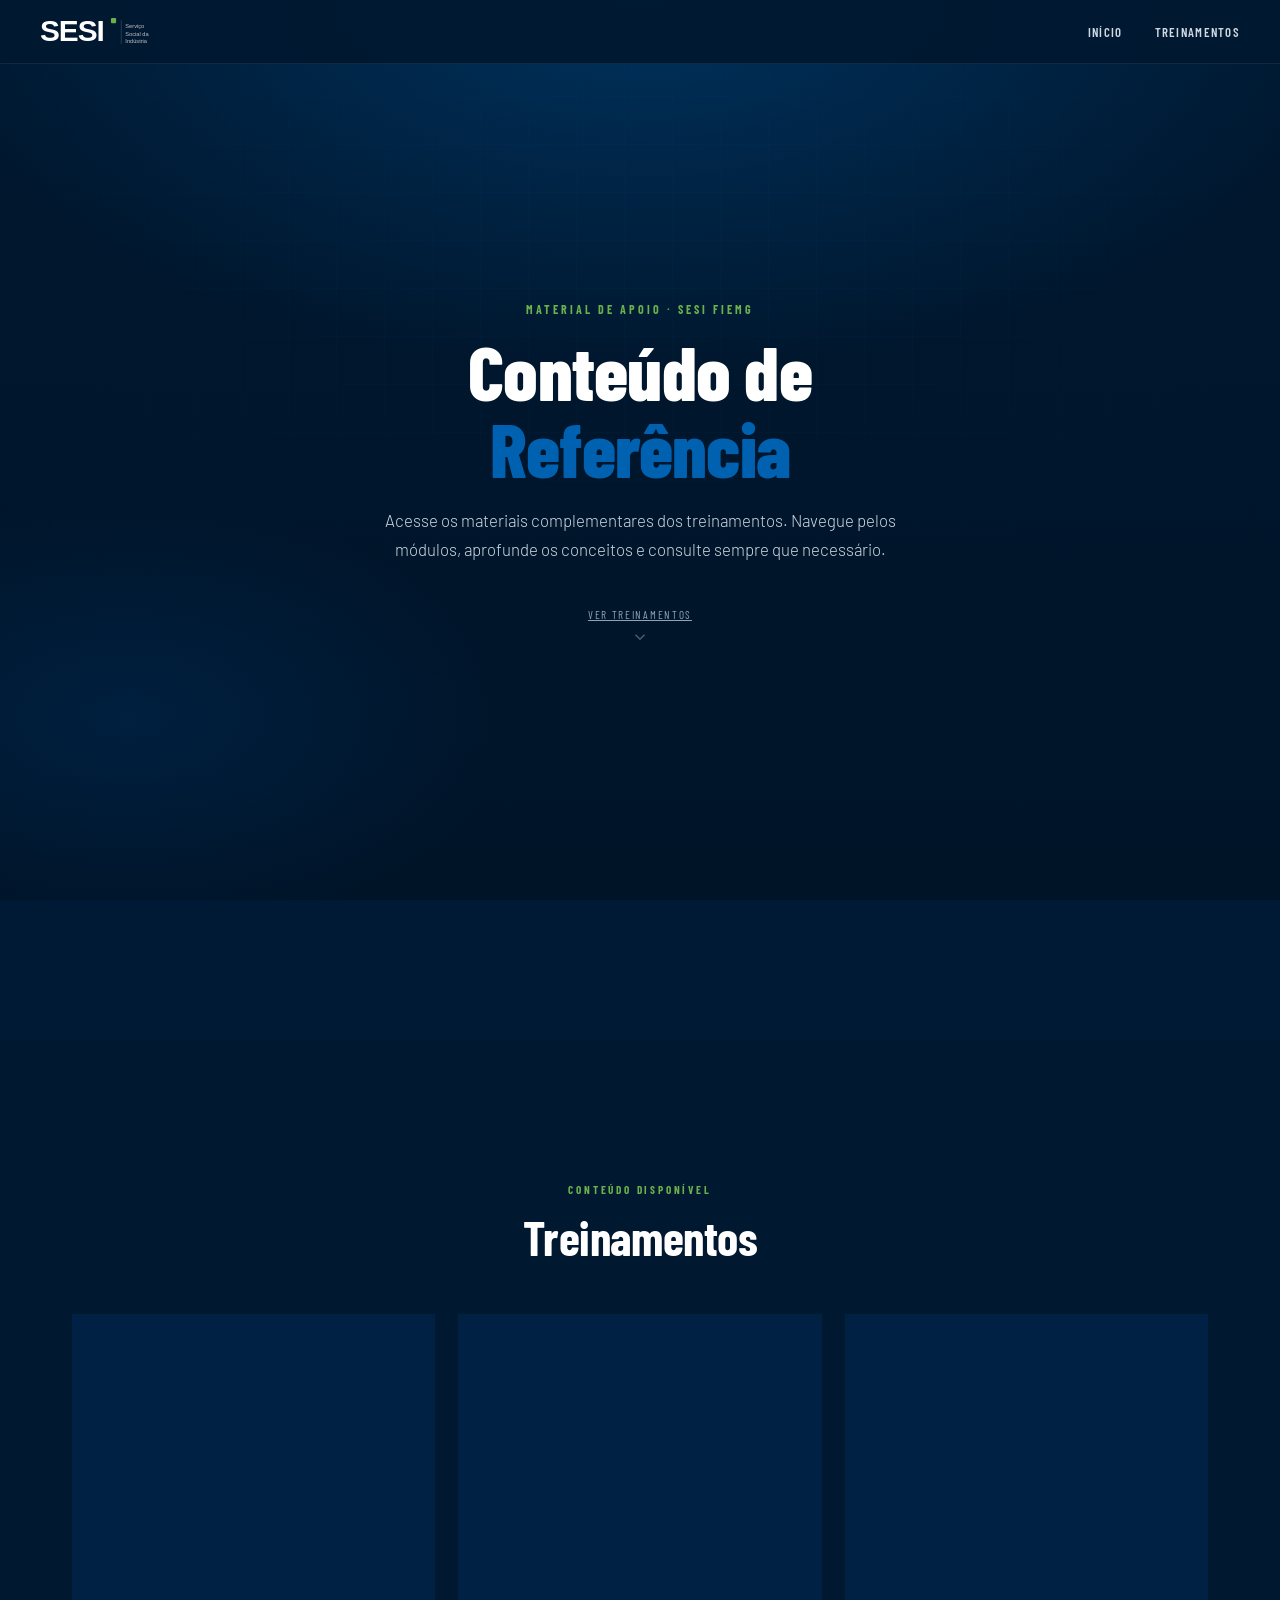
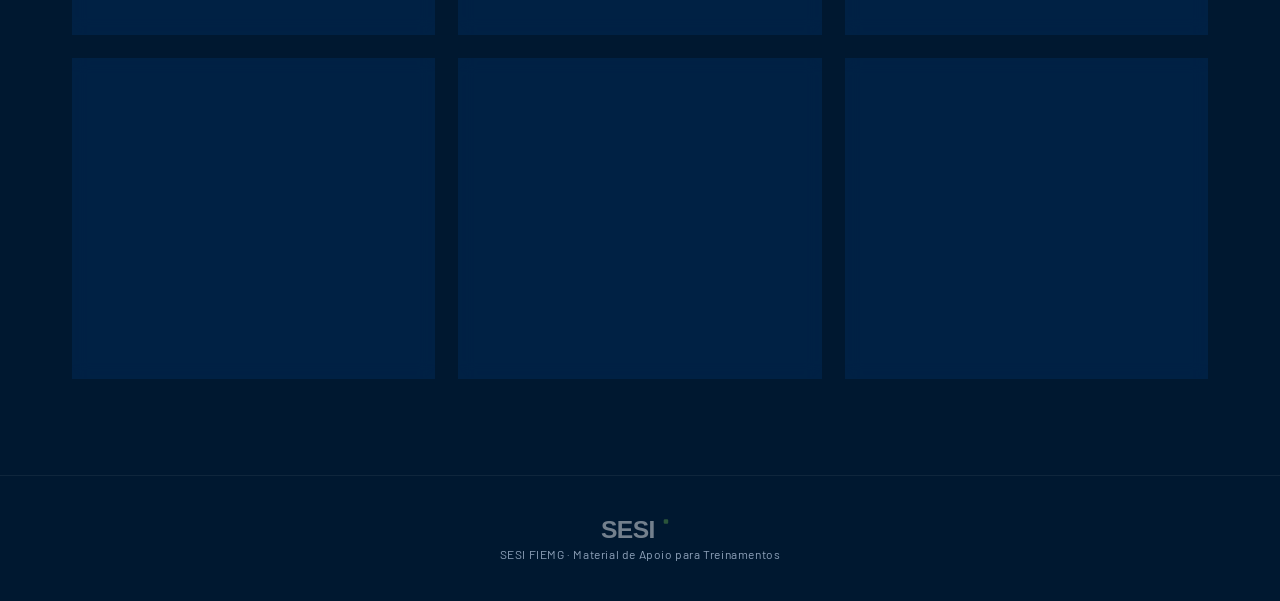
<file: index.html>
<!DOCTYPE html>
<html lang="pt-BR">
<head>
  <meta charset="UTF-8" />
  <meta name="viewport" content="width=device-width, initial-scale=1.0" />
  <title>Material de Apoio — Treinamentos SESI FIEMG</title>
  <link rel="stylesheet" href="style.css" />
  <style>
    /* Home-specific extras */
    .stats-bar {
      display: flex;
      justify-content: center;
      gap: 4rem;
      flex-wrap: wrap;
      padding: 2.5rem 2rem;
      border-top: 1px solid rgba(255,255,255,0.07);
      border-bottom: 1px solid rgba(255,255,255,0.07);
      background: rgba(0,31,64,0.4);
      backdrop-filter: blur(8px);
      margin: 0 0 4rem;
    }

    .stat { text-align: center; }

    .stat-value {
      font-family: 'Barlow Condensed', sans-serif;
      font-size: 2.5rem;
      font-weight: 800;
      color: var(--branco);
      line-height: 1;
    }

    .stat-label {
      font-family: 'Barlow Condensed', sans-serif;
      font-size: 0.68rem;
      font-weight: 600;
      letter-spacing: 0.15em;
      text-transform: uppercase;
      color: var(--cinza);
      margin-top: 0.25rem;
    }

    .stat-value span { color: var(--verde-sesi); }
  </style>
</head>
<body>

<!-- HEADER -->
<header class="site-header">
  <a href="index.html" class="header-logo">
    <!-- SVG SESI inline renderizado em alta qualidade -->
    <svg xmlns="http://www.w3.org/2000/svg" height="36" viewBox="0 0 220 70" fill="none" aria-label="SESI FIEMG">
      <!-- S -->
      <text x="0" y="52" font-family="Arial Black, sans-serif" font-size="58" font-weight="900" fill="white" letter-spacing="-2">SESI</text>
      <!-- green accent dot -->
      <rect x="138" y="8" width="10" height="10" rx="2" fill="#6ab04c"/>
      <!-- divider + tagline -->
      <line x1="158" y1="12" x2="158" y2="58" stroke="rgba(255,255,255,0.3)" stroke-width="1"/>
      <text x="166" y="28" font-family="Arial, sans-serif" font-size="11" fill="rgba(255,255,255,0.75)" font-weight="400">Serviço</text>
      <text x="166" y="42" font-family="Arial, sans-serif" font-size="11" fill="rgba(255,255,255,0.75)" font-weight="400">Social da</text>
      <text x="166" y="56" font-family="Arial, sans-serif" font-size="11" fill="rgba(255,255,255,0.75)" font-weight="400">Indústria</text>
    </svg>
  </a>

  <nav class="header-nav">
    <a href="index.html">Início</a>
    <a href="#treinamentos">Treinamentos</a>
  </nav>
</header>

<!-- HERO -->
<section class="home-hero">
  <div class="hero-bg"></div>
  <div class="hero-grid-bg"></div>
  <div class="hero-content">
    <p class="hero-eyebrow">Material de Apoio · SESI FIEMG</p>
    <h1 class="hero-title">
      Conteúdo de
      <span>Referência</span>
    </h1>
    <p class="hero-desc">
      Acesse os materiais complementares dos treinamentos. Navegue pelos módulos, aprofunde os conceitos e consulte sempre que necessário.
    </p>
    <a href="#treinamentos" class="hero-scroll">
      <span>Ver treinamentos</span>
      <svg width="18" height="18" viewBox="0 0 24 24" fill="none" stroke="currentColor" stroke-width="2">
        <polyline points="6 9 12 15 18 9"/>
      </svg>
    </a>
  </div>
</section>

<!-- STATS -->
<div class="stats-bar">
  <div class="stat">
    <div class="stat-value"><span>6</span></div>
    <div class="stat-label">Treinamentos</div>
  </div>
  <div class="stat">
    <div class="stat-value">—</div>
    <div class="stat-label">Módulos de conteúdo</div>
  </div>
  <div class="stat">
    <div class="stat-value">—</div>
    <div class="stat-label">Horas de capacitação</div>
  </div>
  <div class="stat">
    <div class="stat-value">—</div>
    <div class="stat-label">Participantes</div>
  </div>
</div>

<!-- TREINAMENTOS -->
<section id="treinamentos">
  <div class="section-header">
    <p class="section-eyebrow">Conteúdo disponível</p>
    <h2 class="section-title">Treinamentos</h2>
  </div>

  <div class="training-grid">

    <!-- Card 1 -->
    <a href="treinamento-1.html" class="training-card">
      <div class="card-number">01</div>
      <span class="card-tag">Treinamento</span>
      <h3 class="card-title">Título do Treinamento 1</h3>
      <p class="card-desc">Breve descrição do conteúdo e objetivos deste treinamento. Substitua este texto com o tema real.</p>
      <div class="card-meta">
        <span class="card-meta-item">
          <svg width="13" height="13" viewBox="0 0 24 24" fill="none" stroke="currentColor" stroke-width="2"><circle cx="12" cy="12" r="10"/><polyline points="12 6 12 12 16 14"/></svg>
          — min
        </span>
        <span class="card-meta-item">
          <svg width="13" height="13" viewBox="0 0 24 24" fill="none" stroke="currentColor" stroke-width="2"><path d="M2 3h6a4 4 0 0 1 4 4v14a3 3 0 0 0-3-3H2z"/><path d="M22 3h-6a4 4 0 0 0-4 4v14a3 3 0 0 1 3-3h7z"/></svg>
          — módulos
        </span>
      </div>
      <div class="card-arrow">
        <svg width="14" height="14" viewBox="0 0 24 24" fill="none" stroke="white" stroke-width="2">
          <line x1="7" y1="17" x2="17" y2="7"/><polyline points="7 7 17 7 17 17"/>
        </svg>
      </div>
    </a>

    <!-- Card 2 -->
    <a href="treinamento-2.html" class="training-card">
      <div class="card-number">02</div>
      <span class="card-tag">Treinamento</span>
      <h3 class="card-title">Título do Treinamento 2</h3>
      <p class="card-desc">Breve descrição do conteúdo e objetivos deste treinamento. Substitua este texto com o tema real.</p>
      <div class="card-meta">
        <span class="card-meta-item">
          <svg width="13" height="13" viewBox="0 0 24 24" fill="none" stroke="currentColor" stroke-width="2"><circle cx="12" cy="12" r="10"/><polyline points="12 6 12 12 16 14"/></svg>
          — min
        </span>
        <span class="card-meta-item">
          <svg width="13" height="13" viewBox="0 0 24 24" fill="none" stroke="currentColor" stroke-width="2"><path d="M2 3h6a4 4 0 0 1 4 4v14a3 3 0 0 0-3-3H2z"/><path d="M22 3h-6a4 4 0 0 0-4 4v14a3 3 0 0 1 3-3h7z"/></svg>
          — módulos
        </span>
      </div>
      <div class="card-arrow">
        <svg width="14" height="14" viewBox="0 0 24 24" fill="none" stroke="white" stroke-width="2">
          <line x1="7" y1="17" x2="17" y2="7"/><polyline points="7 7 17 7 17 17"/>
        </svg>
      </div>
    </a>

    <!-- Card 3 -->
    <a href="treinamento-3.html" class="training-card">
      <div class="card-number">03</div>
      <span class="card-tag">Treinamento</span>
      <h3 class="card-title">Título do Treinamento 3</h3>
      <p class="card-desc">Breve descrição do conteúdo e objetivos deste treinamento. Substitua este texto com o tema real.</p>
      <div class="card-meta">
        <span class="card-meta-item">
          <svg width="13" height="13" viewBox="0 0 24 24" fill="none" stroke="currentColor" stroke-width="2"><circle cx="12" cy="12" r="10"/><polyline points="12 6 12 12 16 14"/></svg>
          — min
        </span>
        <span class="card-meta-item">
          <svg width="13" height="13" viewBox="0 0 24 24" fill="none" stroke="currentColor" stroke-width="2"><path d="M2 3h6a4 4 0 0 1 4 4v14a3 3 0 0 0-3-3H2z"/><path d="M22 3h-6a4 4 0 0 0-4 4v14a3 3 0 0 1 3-3h7z"/></svg>
          — módulos
        </span>
      </div>
      <div class="card-arrow">
        <svg width="14" height="14" viewBox="0 0 24 24" fill="none" stroke="white" stroke-width="2">
          <line x1="7" y1="17" x2="17" y2="7"/><polyline points="7 7 17 7 17 17"/>
        </svg>
      </div>
    </a>

    <!-- Card 4 -->
    <a href="treinamento-4.html" class="training-card">
      <div class="card-number">04</div>
      <span class="card-tag">Treinamento</span>
      <h3 class="card-title">Título do Treinamento 4</h3>
      <p class="card-desc">Breve descrição do conteúdo e objetivos deste treinamento. Substitua este texto com o tema real.</p>
      <div class="card-meta">
        <span class="card-meta-item">
          <svg width="13" height="13" viewBox="0 0 24 24" fill="none" stroke="currentColor" stroke-width="2"><circle cx="12" cy="12" r="10"/><polyline points="12 6 12 12 16 14"/></svg>
          — min
        </span>
        <span class="card-meta-item">
          <svg width="13" height="13" viewBox="0 0 24 24" fill="none" stroke="currentColor" stroke-width="2"><path d="M2 3h6a4 4 0 0 1 4 4v14a3 3 0 0 0-3-3H2z"/><path d="M22 3h-6a4 4 0 0 0-4 4v14a3 3 0 0 1 3-3h7z"/></svg>
          — módulos
        </span>
      </div>
      <div class="card-arrow">
        <svg width="14" height="14" viewBox="0 0 24 24" fill="none" stroke="white" stroke-width="2">
          <line x1="7" y1="17" x2="17" y2="7"/><polyline points="7 7 17 7 17 17"/>
        </svg>
      </div>
    </a>

    <!-- Card 5 -->
    <a href="treinamento-5.html" class="training-card">
      <div class="card-number">05</div>
      <span class="card-tag">Treinamento</span>
      <h3 class="card-title">Título do Treinamento 5</h3>
      <p class="card-desc">Breve descrição do conteúdo e objetivos deste treinamento. Substitua este texto com o tema real.</p>
      <div class="card-meta">
        <span class="card-meta-item">
          <svg width="13" height="13" viewBox="0 0 24 24" fill="none" stroke="currentColor" stroke-width="2"><circle cx="12" cy="12" r="10"/><polyline points="12 6 12 12 16 14"/></svg>
          — min
        </span>
        <span class="card-meta-item">
          <svg width="13" height="13" viewBox="0 0 24 24" fill="none" stroke="currentColor" stroke-width="2"><path d="M2 3h6a4 4 0 0 1 4 4v14a3 3 0 0 0-3-3H2z"/><path d="M22 3h-6a4 4 0 0 0-4 4v14a3 3 0 0 1 3-3h7z"/></svg>
          — módulos
        </span>
      </div>
      <div class="card-arrow">
        <svg width="14" height="14" viewBox="0 0 24 24" fill="none" stroke="white" stroke-width="2">
          <line x1="7" y1="17" x2="17" y2="7"/><polyline points="7 7 17 7 17 17"/>
        </svg>
      </div>
    </a>

    <!-- Card 6 -->
    <a href="treinamento-6.html" class="training-card">
      <div class="card-number">06</div>
      <span class="card-tag">Treinamento</span>
      <h3 class="card-title">Título do Treinamento 6</h3>
      <p class="card-desc">Breve descrição do conteúdo e objetivos deste treinamento. Substitua este texto com o tema real.</p>
      <div class="card-meta">
        <span class="card-meta-item">
          <svg width="13" height="13" viewBox="0 0 24 24" fill="none" stroke="currentColor" stroke-width="2"><circle cx="12" cy="12" r="10"/><polyline points="12 6 12 12 16 14"/></svg>
          — min
        </span>
        <span class="card-meta-item">
          <svg width="13" height="13" viewBox="0 0 24 24" fill="none" stroke="currentColor" stroke-width="2"><path d="M2 3h6a4 4 0 0 1 4 4v14a3 3 0 0 0-3-3H2z"/><path d="M22 3h-6a4 4 0 0 0-4 4v14a3 3 0 0 1 3-3h7z"/></svg>
          — módulos
        </span>
      </div>
      <div class="card-arrow">
        <svg width="14" height="14" viewBox="0 0 24 24" fill="none" stroke="white" stroke-width="2">
          <line x1="7" y1="17" x2="17" y2="7"/><polyline points="7 7 17 7 17 17"/>
        </svg>
      </div>
    </a>

  </div>
</section>

<!-- FOOTER -->
<footer class="site-footer">
  <div class="footer-logo">
    <svg xmlns="http://www.w3.org/2000/svg" height="28" viewBox="0 0 140 50" fill="none">
      <text x="0" y="40" font-family="Arial Black, sans-serif" font-size="44" font-weight="900" fill="rgba(255,255,255,0.45)" letter-spacing="-1">SESI</text>
      <rect x="112" y="6" width="8" height="8" rx="2" fill="rgba(106,176,76,0.4)"/>
    </svg>
  </div>
  <p class="footer-text">SESI FIEMG · Material de Apoio para Treinamentos</p>
</footer>

</body>
</html>
</file>
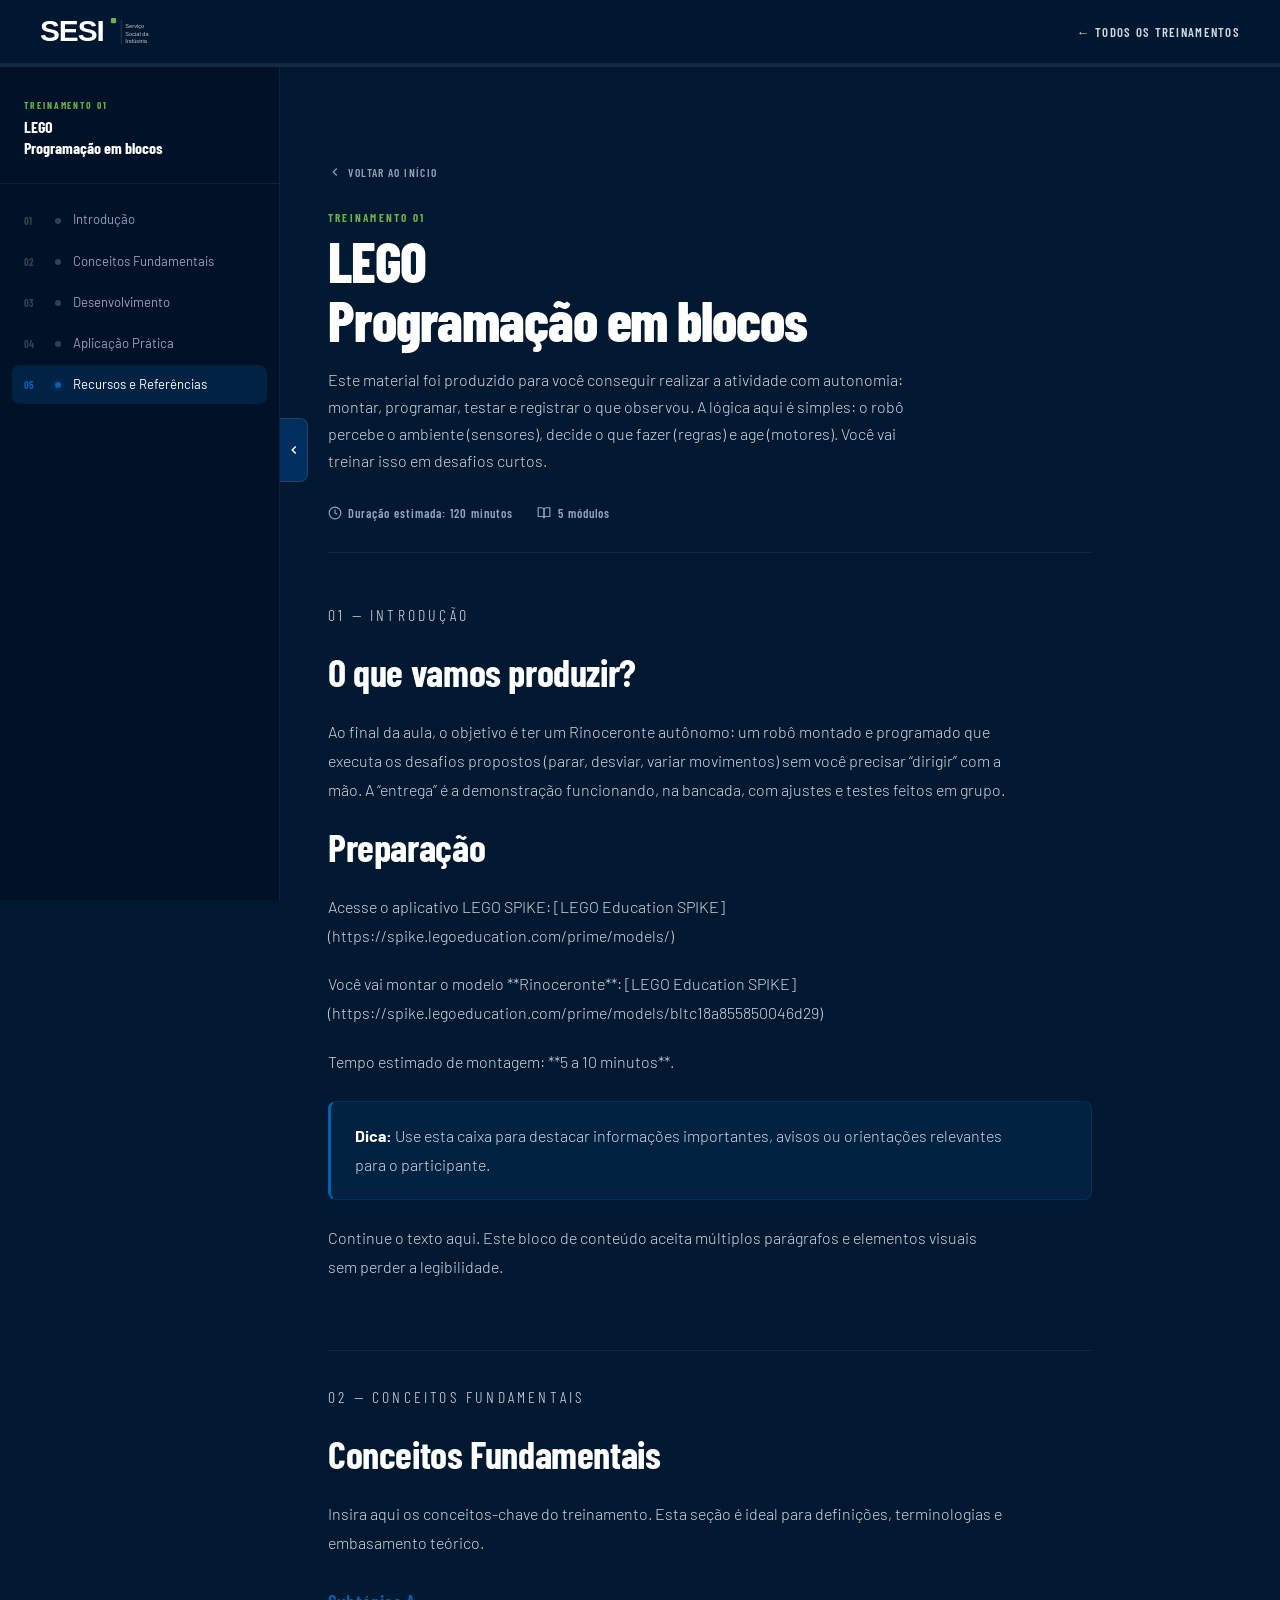
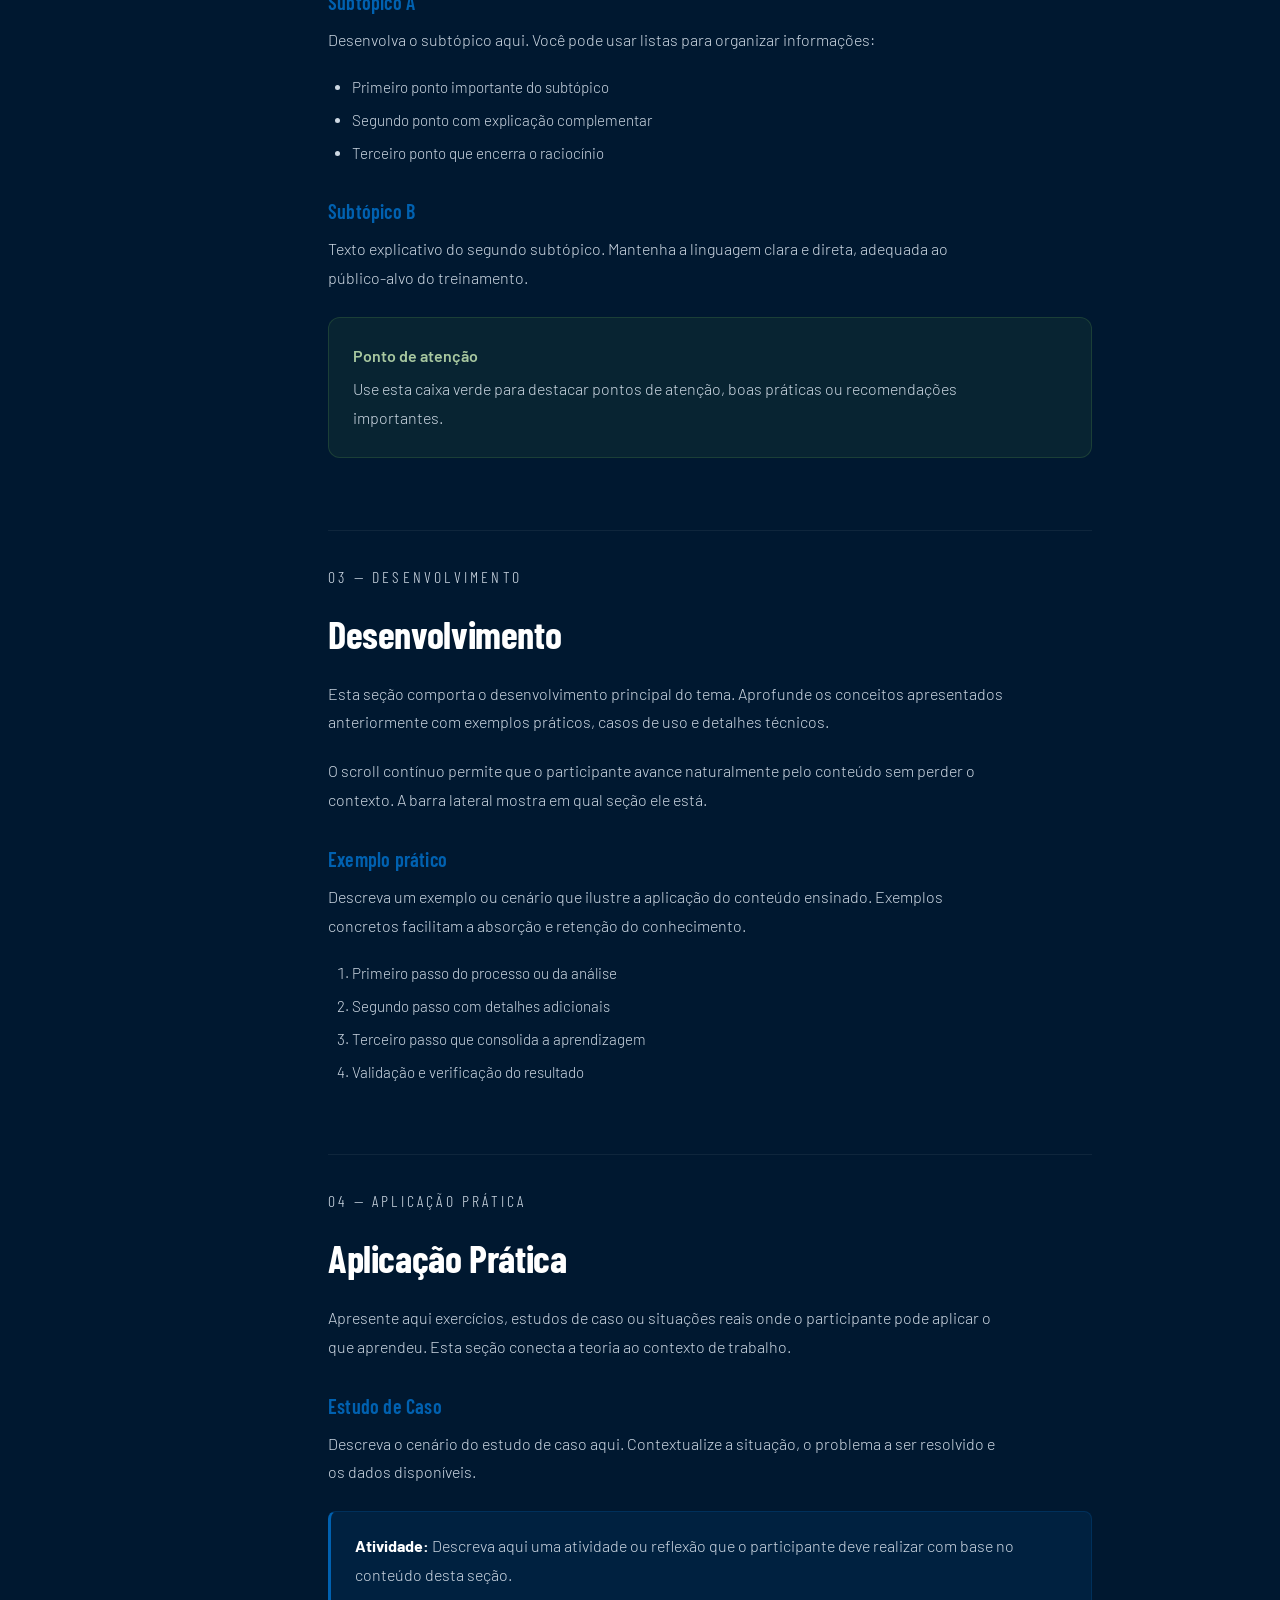
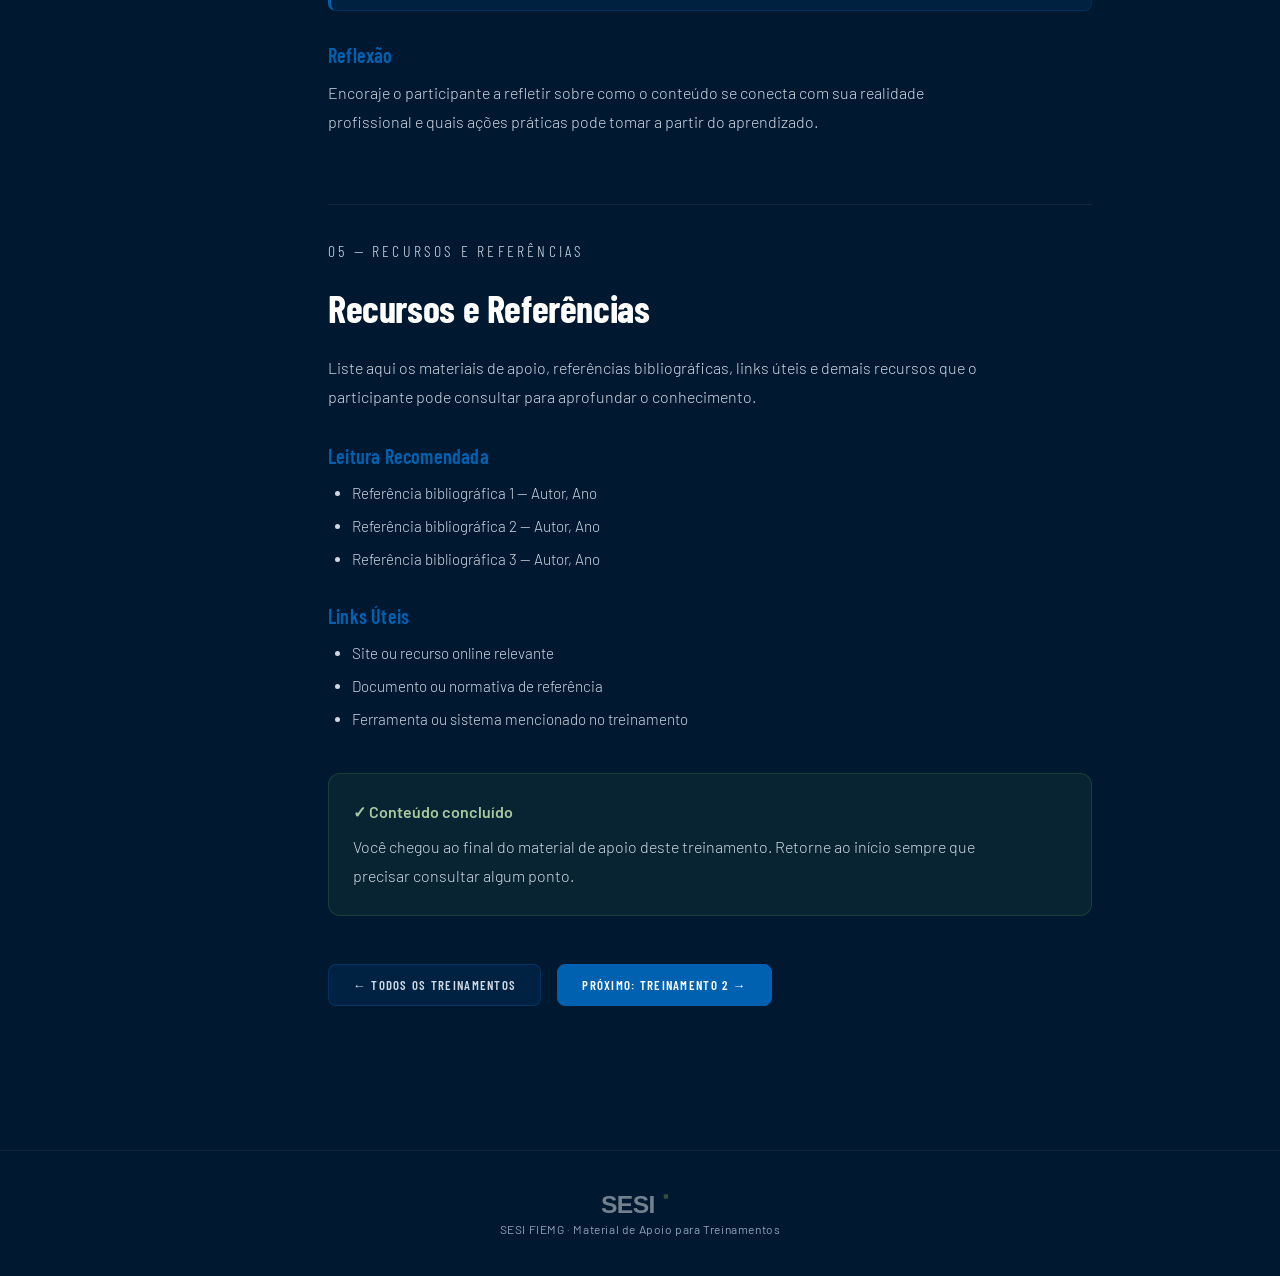
<file: treinamento-1.html>
<!DOCTYPE html>
<html lang="pt-BR">
<head>
  <meta charset="UTF-8" />
  <meta name="viewport" content="width=device-width, initial-scale=1.0" />
  <title>Treinamento 1 — SESI FIEMG</title>
  <link rel="stylesheet" href="style.css" />
</head>
<body>

<!-- HEADER -->
<header class="site-header">
  <a href="index.html" class="header-logo">
    <svg xmlns="http://www.w3.org/2000/svg" height="36" viewBox="0 0 220 70" fill="none" aria-label="SESI FIEMG">
      <text x="0" y="52" font-family="Arial Black, sans-serif" font-size="58" font-weight="900" fill="white" letter-spacing="-2">SESI</text>
      <rect x="138" y="8" width="10" height="10" rx="2" fill="#6ab04c"/>
      <line x1="158" y1="12" x2="158" y2="58" stroke="rgba(255,255,255,0.3)" stroke-width="1"/>
      <text x="166" y="28" font-family="Arial, sans-serif" font-size="11" fill="rgba(255,255,255,0.75)">Serviço</text>
      <text x="166" y="42" font-family="Arial, sans-serif" font-size="11" fill="rgba(255,255,255,0.75)">Social da</text>
      <text x="166" y="56" font-family="Arial, sans-serif" font-size="11" fill="rgba(255,255,255,0.75)">Indústria</text>
    </svg>
  </a>
  <nav class="header-nav">
    <a href="index.html">← Todos os Treinamentos</a>
  </nav>
</header>

<!-- PROGRESS BAR (aparece no hover ou scroll) -->
<div class="progress-bar-wrap" role="progressbar" aria-label="Progresso de leitura">
  <div class="progress-bar-track">
    <div class="progress-bar-fill"></div>
  </div>
</div>

<!-- SIDEBAR TOGGLE -->
<button class="sidebar-toggle" aria-label="Abrir/fechar índice" aria-expanded="false">
  <svg width="14" height="14" viewBox="0 0 24 24" fill="none" stroke="white" stroke-width="2.5">
    <polyline points="9 18 15 12 9 6"/>
  </svg>
</button>

<!-- SIDEBAR -->
<nav class="sidebar" aria-label="Índice do treinamento">
  <div class="sidebar-header">
    <p class="sidebar-eyebrow">Treinamento 01</p>
    <p class="sidebar-title">LEGO<br>Programação em blocos</p>
  </div>
  <div class="sidebar-nav">
    <a class="sidebar-nav-item active" data-target="introducao">
      <span class="nav-number">01</span>
      <span class="nav-dot"></span>
      Introdução
    </a>
    <a class="sidebar-nav-item" data-target="conceitos">
      <span class="nav-number">02</span>
      <span class="nav-dot"></span>
      Conceitos Fundamentais
    </a>
    <a class="sidebar-nav-item" data-target="desenvolvimento">
      <span class="nav-number">03</span>
      <span class="nav-dot"></span>
      Desenvolvimento
    </a>
    <a class="sidebar-nav-item" data-target="pratica">
      <span class="nav-number">04</span>
      <span class="nav-dot"></span>
      Aplicação Prática
    </a>
    <a class="sidebar-nav-item" data-target="recursos">
      <span class="nav-number">05</span>
      <span class="nav-dot"></span>
      Recursos e Referências
    </a>
  </div>
</nav>

<!-- LAYOUT PRINCIPAL -->
<div class="training-layout">
  <div class="training-main">

    <!-- HERO DO TREINAMENTO -->
    <div class="training-hero" style="padding-left:0; padding-right:0;">
      <a href="index.html" class="training-hero-back">
        <svg width="14" height="14" viewBox="0 0 24 24" fill="none" stroke="currentColor" stroke-width="2">
          <polyline points="15 18 9 12 15 6"/>
        </svg>
        Voltar ao início
      </a>
      <p class="training-hero-number">Treinamento 01</p>
      <h1 class="training-hero-title">LEGO<br>Programação em blocos</h1>
      <p class="training-hero-desc">
        Este material foi produzido para você conseguir realizar a atividade com autonomia: montar, programar, testar e registrar o que observou. A lógica aqui é simples: o robô percebe o ambiente (sensores), decide o que fazer (regras) e age (motores). Você vai treinar isso em desafios curtos.
      </p>
      <div class="training-hero-meta">
        <span>
          <svg width="14" height="14" viewBox="0 0 24 24" fill="none" stroke="currentColor" stroke-width="2"><circle cx="12" cy="12" r="10"/><polyline points="12 6 12 12 16 14"/></svg>
          Duração estimada: 120 minutos
        </span>
        <span>
          <svg width="14" height="14" viewBox="0 0 24 24" fill="none" stroke="currentColor" stroke-width="2"><path d="M2 3h6a4 4 0 0 1 4 4v14a3 3 0 0 0-3-3H2z"/><path d="M22 3h-6a4 4 0 0 0-4 4v14a3 3 0 0 1 3-3h7z"/></svg>
          5 módulos
        </span>
      </div>
    </div>

    <hr style="border:none; border-top: 1px solid rgba(255,255,255,0.07); margin: 0 0 1rem;">

    <!-- SEÇÃO 1 -->
    <section class="content-section" data-id="introducao">
      <p class="section-number">01 — Introdução</p>
      <h2>O que vamos produzir?</h2>
      <p>
        Ao final da aula, o objetivo é ter um Rinoceronte autônomo: um robô montado e programado que executa os desafios propostos (parar, desviar, variar movimentos) sem você precisar “dirigir” com a mão. A “entrega” é a demonstração funcionando, na bancada, com ajustes e testes feitos em grupo.
      </p>

      <h2>Preparação</h2>
      <p>
        Acesse o aplicativo LEGO SPIKE: [LEGO Education SPIKE](https://spike.legoeducation.com/prime/models/)
      </p>
      <p>
        Você vai montar o modelo **Rinoceronte**: [LEGO Education SPIKE](https://spike.legoeducation.com/prime/models/bltc18a855850046d29)
      </p>
      <p>
        Tempo estimado de montagem: **5 a 10 minutos**.
      </p>
      

      <div class="callout">
        <p><strong>Dica:</strong> Use esta caixa para destacar informações importantes, avisos ou orientações relevantes para o participante.</p>
      </div>

      <p>
        Continue o texto aqui. Este bloco de conteúdo aceita múltiplos parágrafos e elementos visuais sem perder a legibilidade.
      </p>
    </section>

    <!-- SEÇÃO 2 -->
    <section class="content-section" data-id="conceitos">
      <p class="section-number">02 — Conceitos Fundamentais</p>
      <h2>Conceitos Fundamentais</h2>
      <p>
        Insira aqui os conceitos-chave do treinamento. Esta seção é ideal para definições, terminologias e embasamento teórico.
      </p>

      <h3>Subtópico A</h3>
      <p>
        Desenvolva o subtópico aqui. Você pode usar listas para organizar informações:
      </p>
      <ul>
        <li>Primeiro ponto importante do subtópico</li>
        <li>Segundo ponto com explicação complementar</li>
        <li>Terceiro ponto que encerra o raciocínio</li>
      </ul>

      <h3>Subtópico B</h3>
      <p>
        Texto explicativo do segundo subtópico. Mantenha a linguagem clara e direta, adequada ao público-alvo do treinamento.
      </p>

      <div class="highlight-box">
        <p style="color: #a8c8a0; font-weight: 600; margin-bottom: 0.3rem;">Ponto de atenção</p>
        <p style="color: var(--cinza-texto);">Use esta caixa verde para destacar pontos de atenção, boas práticas ou recomendações importantes.</p>
      </div>
    </section>

    <!-- SEÇÃO 3 -->
    <section class="content-section" data-id="desenvolvimento">
      <p class="section-number">03 — Desenvolvimento</p>
      <h2>Desenvolvimento</h2>
      <p>
        Esta seção comporta o desenvolvimento principal do tema. Aprofunde os conceitos apresentados anteriormente com exemplos práticos, casos de uso e detalhes técnicos.
      </p>
      <p>
        O scroll contínuo permite que o participante avance naturalmente pelo conteúdo sem perder o contexto. A barra lateral mostra em qual seção ele está.
      </p>

      <h3>Exemplo prático</h3>
      <p>
        Descreva um exemplo ou cenário que ilustre a aplicação do conteúdo ensinado. Exemplos concretos facilitam a absorção e retenção do conhecimento.
      </p>

      <ol>
        <li>Primeiro passo do processo ou da análise</li>
        <li>Segundo passo com detalhes adicionais</li>
        <li>Terceiro passo que consolida a aprendizagem</li>
        <li>Validação e verificação do resultado</li>
      </ol>
    </section>

    <!-- SEÇÃO 4 -->
    <section class="content-section" data-id="pratica">
      <p class="section-number">04 — Aplicação Prática</p>
      <h2>Aplicação Prática</h2>
      <p>
        Apresente aqui exercícios, estudos de caso ou situações reais onde o participante pode aplicar o que aprendeu. Esta seção conecta a teoria ao contexto de trabalho.
      </p>

      <h3>Estudo de Caso</h3>
      <p>
        Descreva o cenário do estudo de caso aqui. Contextualize a situação, o problema a ser resolvido e os dados disponíveis.
      </p>

      <div class="callout">
        <p><strong>Atividade:</strong> Descreva aqui uma atividade ou reflexão que o participante deve realizar com base no conteúdo desta seção.</p>
      </div>

      <h3>Reflexão</h3>
      <p>
        Encoraje o participante a refletir sobre como o conteúdo se conecta com sua realidade profissional e quais ações práticas pode tomar a partir do aprendizado.
      </p>
    </section>

    <!-- SEÇÃO 5 -->
    <section class="content-section" data-id="recursos">
      <p class="section-number">05 — Recursos e Referências</p>
      <h2>Recursos e Referências</h2>
      <p>
        Liste aqui os materiais de apoio, referências bibliográficas, links úteis e demais recursos que o participante pode consultar para aprofundar o conhecimento.
      </p>

      <h3>Leitura Recomendada</h3>
      <ul>
        <li>Referência bibliográfica 1 — Autor, Ano</li>
        <li>Referência bibliográfica 2 — Autor, Ano</li>
        <li>Referência bibliográfica 3 — Autor, Ano</li>
      </ul>

      <h3>Links Úteis</h3>
      <ul>
        <li>Site ou recurso online relevante</li>
        <li>Documento ou normativa de referência</li>
        <li>Ferramenta ou sistema mencionado no treinamento</li>
      </ul>

      <div class="highlight-box" style="margin-top: 2.5rem;">
        <p style="color: #a8c8a0; font-weight: 600; margin-bottom: 0.4rem;">✓ Conteúdo concluído</p>
        <p style="color: var(--cinza-texto);">Você chegou ao final do material de apoio deste treinamento. Retorne ao início sempre que precisar consultar algum ponto.</p>
      </div>

      <!-- Navegação entre treinamentos -->
      <div style="display:flex; gap: 1rem; margin-top: 3rem; flex-wrap: wrap;">
        <a href="index.html" style="
          display: inline-flex; align-items: center; gap: 0.5rem;
          padding: 0.75rem 1.5rem;
          background: rgba(0,97,176,0.15);
          border: 1px solid rgba(0,97,176,0.3);
          border-radius: 8px;
          color: var(--cinza-texto);
          font-family: 'Barlow Condensed', sans-serif;
          font-size: 0.8rem;
          font-weight: 600;
          letter-spacing: 0.1em;
          text-transform: uppercase;
          text-decoration: none;
          transition: background 0.2s, color 0.2s;
        " onmouseover="this.style.background='rgba(0,97,176,0.3)';this.style.color='#fff'"
           onmouseout="this.style.background='rgba(0,97,176,0.15)';this.style.color='var(--cinza-texto)'">
          ← Todos os Treinamentos
        </a>
        <a href="treinamento-2.html" style="
          display: inline-flex; align-items: center; gap: 0.5rem;
          padding: 0.75rem 1.5rem;
          background: var(--azul-claro);
          border: 1px solid var(--azul-claro);
          border-radius: 8px;
          color: white;
          font-family: 'Barlow Condensed', sans-serif;
          font-size: 0.8rem;
          font-weight: 600;
          letter-spacing: 0.1em;
          text-transform: uppercase;
          text-decoration: none;
          transition: background 0.2s;
        " onmouseover="this.style.background='var(--azul-medio)'"
           onmouseout="this.style.background='var(--azul-claro)'">
          Próximo: Treinamento 2 →
        </a>
      </div>
    </section>

  </div><!-- /training-main -->
</div><!-- /training-layout -->

<!-- FOOTER -->
<footer class="site-footer">
  <div class="footer-logo">
    <svg xmlns="http://www.w3.org/2000/svg" height="28" viewBox="0 0 140 50" fill="none">
      <text x="0" y="40" font-family="Arial Black, sans-serif" font-size="44" font-weight="900" fill="rgba(255,255,255,0.45)" letter-spacing="-1">SESI</text>
      <rect x="112" y="6" width="8" height="8" rx="2" fill="rgba(106,176,76,0.4)"/>
    </svg>
  </div>
  <p class="footer-text">SESI FIEMG · Material de Apoio para Treinamentos</p>
</footer>

<script src="script.js"></script>
</body>
</html>
</file>
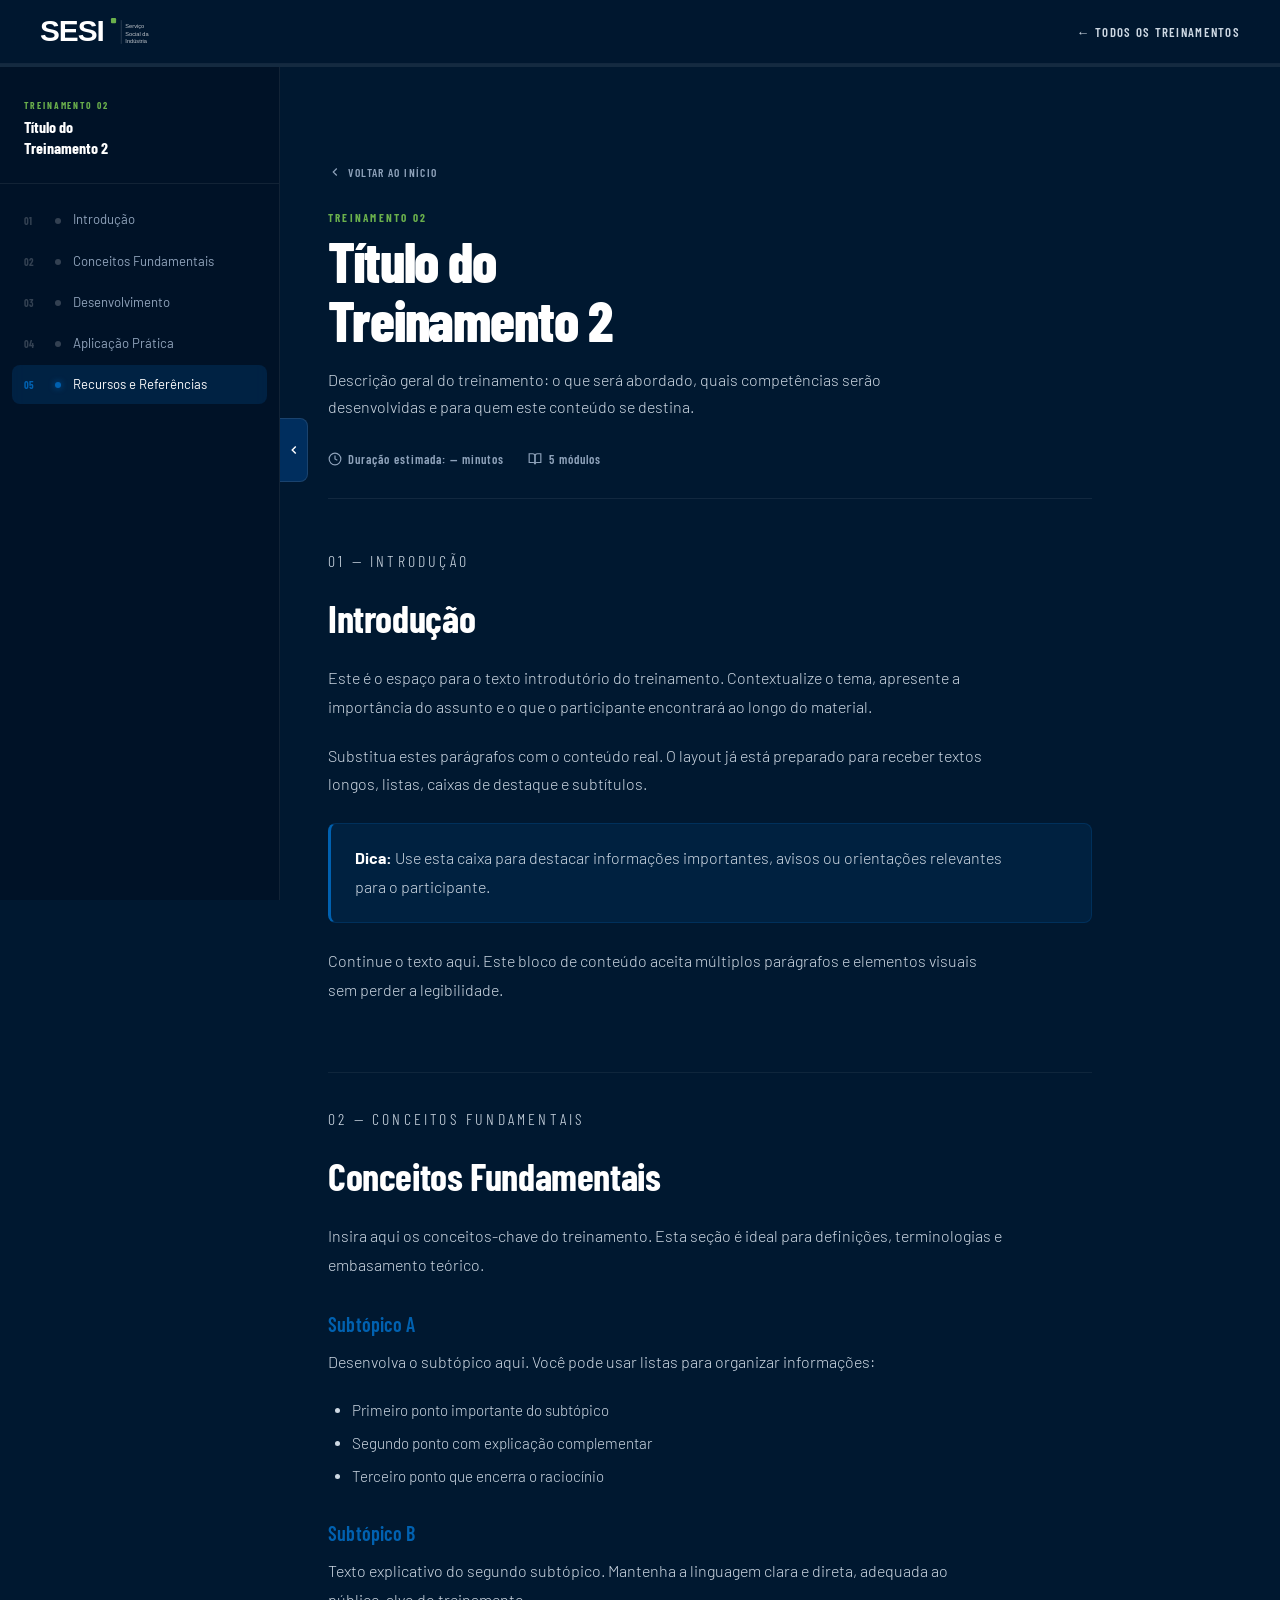
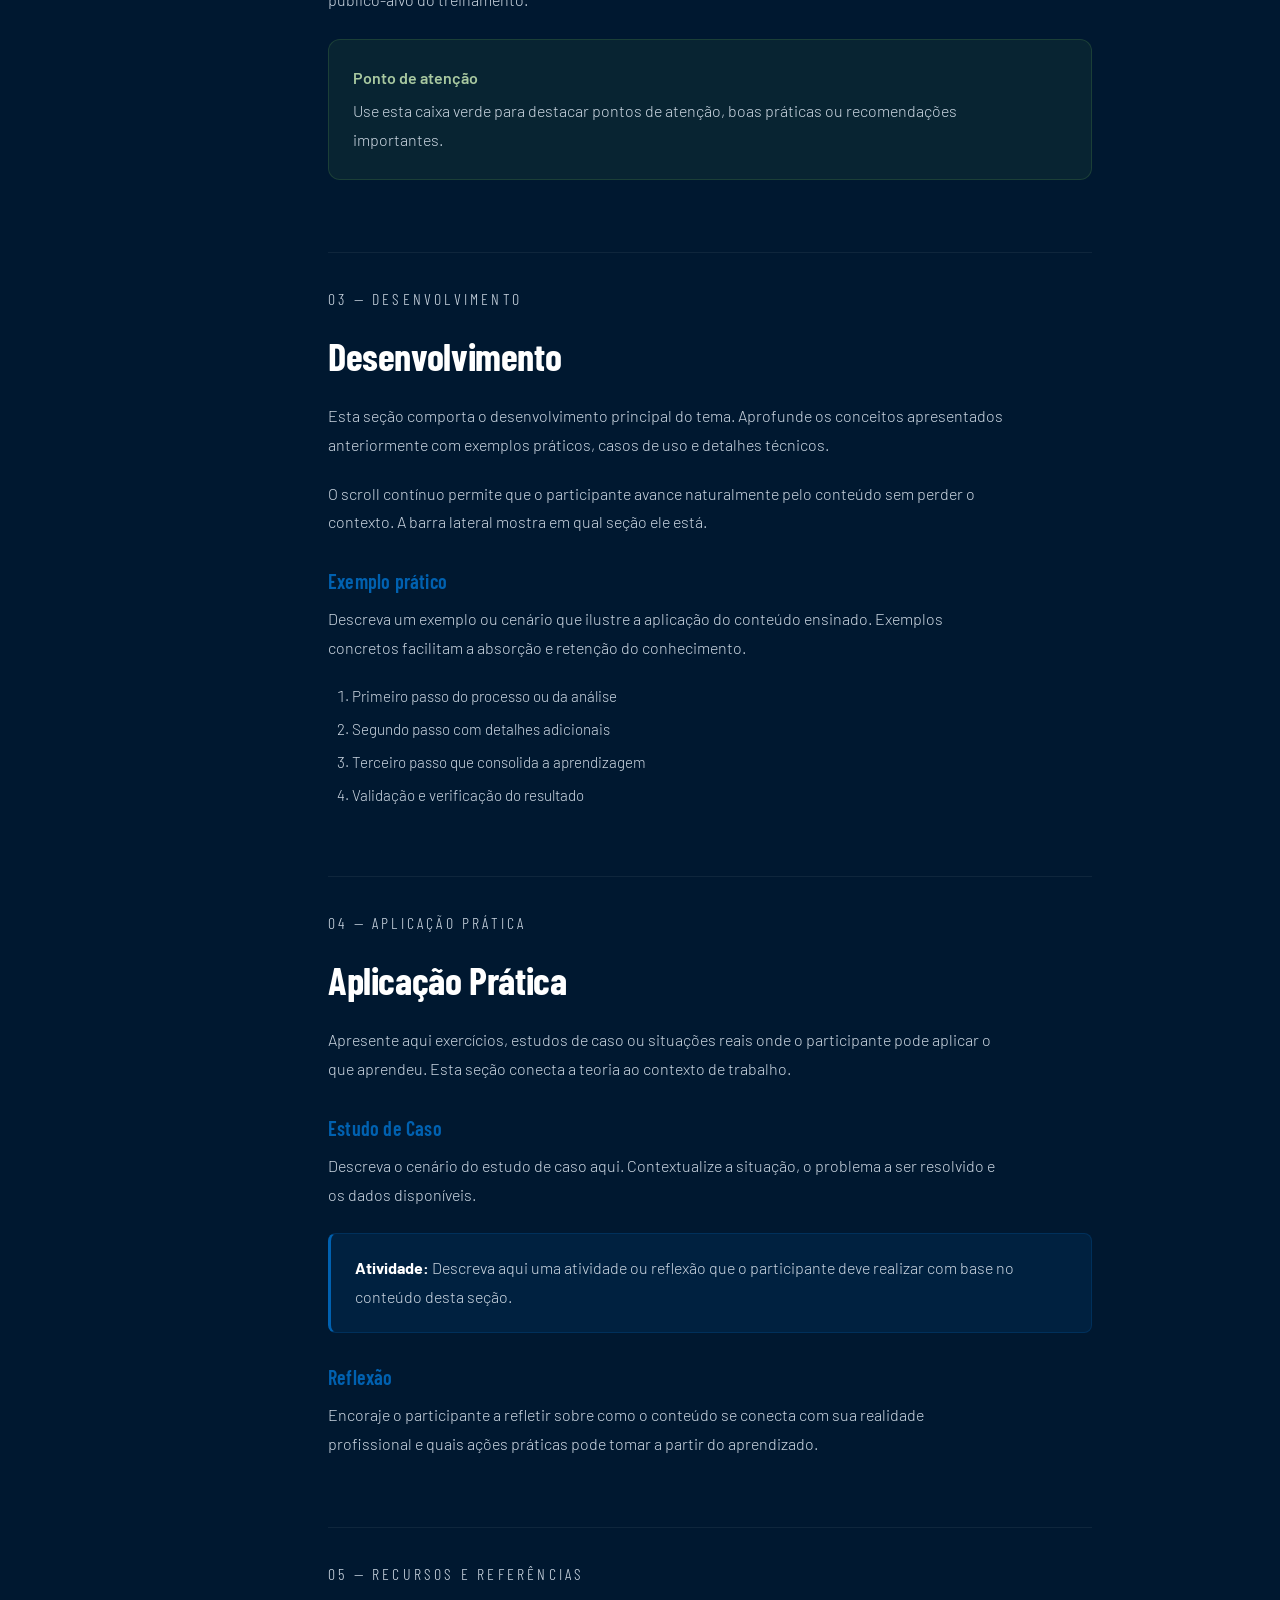
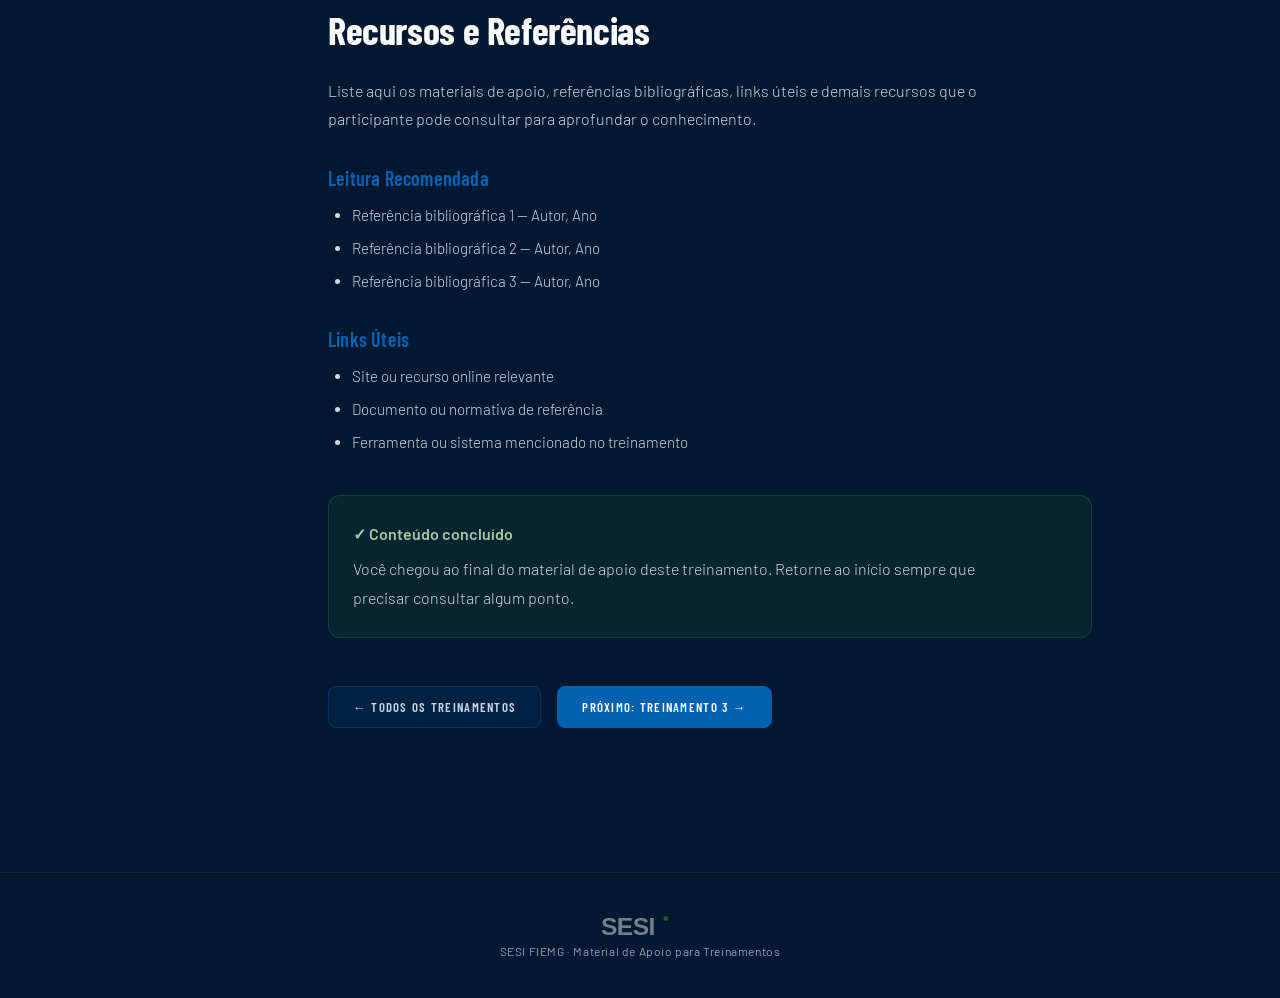
<file: treinamento-2.html>
<!DOCTYPE html>
<html lang="pt-BR">
<head>
  <meta charset="UTF-8" />
  <meta name="viewport" content="width=device-width, initial-scale=1.0" />
  <title>Treinamento 2 — SESI FIEMG</title>
  <link rel="stylesheet" href="style.css" />
</head>
<body>

<!-- HEADER -->
<header class="site-header">
  <a href="index.html" class="header-logo">
    <svg xmlns="http://www.w3.org/2000/svg" height="36" viewBox="0 0 220 70" fill="none" aria-label="SESI FIEMG">
      <text x="0" y="52" font-family="Arial Black, sans-serif" font-size="58" font-weight="900" fill="white" letter-spacing="-2">SESI</text>
      <rect x="138" y="8" width="10" height="10" rx="2" fill="#6ab04c"/>
      <line x1="158" y1="12" x2="158" y2="58" stroke="rgba(255,255,255,0.3)" stroke-width="1"/>
      <text x="166" y="28" font-family="Arial, sans-serif" font-size="11" fill="rgba(255,255,255,0.75)">Serviço</text>
      <text x="166" y="42" font-family="Arial, sans-serif" font-size="11" fill="rgba(255,255,255,0.75)">Social da</text>
      <text x="166" y="56" font-family="Arial, sans-serif" font-size="11" fill="rgba(255,255,255,0.75)">Indústria</text>
    </svg>
  </a>
  <nav class="header-nav">
    <a href="index.html">← Todos os Treinamentos</a>
  </nav>
</header>

<!-- PROGRESS BAR (aparece no hover ou scroll) -->
<div class="progress-bar-wrap" role="progressbar" aria-label="Progresso de leitura">
  <div class="progress-bar-track">
    <div class="progress-bar-fill"></div>
  </div>
</div>

<!-- SIDEBAR TOGGLE -->
<button class="sidebar-toggle" aria-label="Abrir/fechar índice" aria-expanded="false">
  <svg width="14" height="14" viewBox="0 0 24 24" fill="none" stroke="white" stroke-width="2.5">
    <polyline points="9 18 15 12 9 6"/>
  </svg>
</button>

<!-- SIDEBAR -->
<nav class="sidebar" aria-label="Índice do treinamento">
  <div class="sidebar-header">
    <p class="sidebar-eyebrow">Treinamento 02</p>
    <p class="sidebar-title">Título do<br>Treinamento 2</p>
  </div>
  <div class="sidebar-nav">
    <a class="sidebar-nav-item active" data-target="introducao">
      <span class="nav-number">01</span>
      <span class="nav-dot"></span>
      Introdução
    </a>
    <a class="sidebar-nav-item" data-target="conceitos">
      <span class="nav-number">02</span>
      <span class="nav-dot"></span>
      Conceitos Fundamentais
    </a>
    <a class="sidebar-nav-item" data-target="desenvolvimento">
      <span class="nav-number">03</span>
      <span class="nav-dot"></span>
      Desenvolvimento
    </a>
    <a class="sidebar-nav-item" data-target="pratica">
      <span class="nav-number">04</span>
      <span class="nav-dot"></span>
      Aplicação Prática
    </a>
    <a class="sidebar-nav-item" data-target="recursos">
      <span class="nav-number">05</span>
      <span class="nav-dot"></span>
      Recursos e Referências
    </a>
  </div>
</nav>

<!-- LAYOUT PRINCIPAL -->
<div class="training-layout">
  <div class="training-main">

    <!-- HERO DO TREINAMENTO -->
    <div class="training-hero" style="padding-left:0; padding-right:0;">
      <a href="index.html" class="training-hero-back">
        <svg width="14" height="14" viewBox="0 0 24 24" fill="none" stroke="currentColor" stroke-width="2">
          <polyline points="15 18 9 12 15 6"/>
        </svg>
        Voltar ao início
      </a>
      <p class="training-hero-number">Treinamento 02</p>
      <h1 class="training-hero-title">Título do<br>Treinamento 2</h1>
      <p class="training-hero-desc">
        Descrição geral do treinamento: o que será abordado, quais competências serão desenvolvidas e para quem este conteúdo se destina.
      </p>
      <div class="training-hero-meta">
        <span>
          <svg width="14" height="14" viewBox="0 0 24 24" fill="none" stroke="currentColor" stroke-width="2"><circle cx="12" cy="12" r="10"/><polyline points="12 6 12 12 16 14"/></svg>
          Duração estimada: — minutos
        </span>
        <span>
          <svg width="14" height="14" viewBox="0 0 24 24" fill="none" stroke="currentColor" stroke-width="2"><path d="M2 3h6a4 4 0 0 1 4 4v14a3 3 0 0 0-3-3H2z"/><path d="M22 3h-6a4 4 0 0 0-4 4v14a3 3 0 0 1 3-3h7z"/></svg>
          5 módulos
        </span>
      </div>
    </div>

    <hr style="border:none; border-top: 1px solid rgba(255,255,255,0.07); margin: 0 0 1rem;">

    <!-- SEÇÃO 1 -->
    <section class="content-section" data-id="introducao">
      <p class="section-number">01 — Introdução</p>
      <h2>Introdução</h2>
      <p>
        Este é o espaço para o texto introdutório do treinamento. Contextualize o tema, apresente a importância do assunto e o que o participante encontrará ao longo do material.
      </p>
      <p>
        Substitua estes parágrafos com o conteúdo real. O layout já está preparado para receber textos longos, listas, caixas de destaque e subtítulos.
      </p>

      <div class="callout">
        <p><strong>Dica:</strong> Use esta caixa para destacar informações importantes, avisos ou orientações relevantes para o participante.</p>
      </div>

      <p>
        Continue o texto aqui. Este bloco de conteúdo aceita múltiplos parágrafos e elementos visuais sem perder a legibilidade.
      </p>
    </section>

    <!-- SEÇÃO 2 -->
    <section class="content-section" data-id="conceitos">
      <p class="section-number">02 — Conceitos Fundamentais</p>
      <h2>Conceitos Fundamentais</h2>
      <p>
        Insira aqui os conceitos-chave do treinamento. Esta seção é ideal para definições, terminologias e embasamento teórico.
      </p>

      <h3>Subtópico A</h3>
      <p>
        Desenvolva o subtópico aqui. Você pode usar listas para organizar informações:
      </p>
      <ul>
        <li>Primeiro ponto importante do subtópico</li>
        <li>Segundo ponto com explicação complementar</li>
        <li>Terceiro ponto que encerra o raciocínio</li>
      </ul>

      <h3>Subtópico B</h3>
      <p>
        Texto explicativo do segundo subtópico. Mantenha a linguagem clara e direta, adequada ao público-alvo do treinamento.
      </p>

      <div class="highlight-box">
        <p style="color: #a8c8a0; font-weight: 600; margin-bottom: 0.3rem;">Ponto de atenção</p>
        <p style="color: var(--cinza-texto);">Use esta caixa verde para destacar pontos de atenção, boas práticas ou recomendações importantes.</p>
      </div>
    </section>

    <!-- SEÇÃO 3 -->
    <section class="content-section" data-id="desenvolvimento">
      <p class="section-number">03 — Desenvolvimento</p>
      <h2>Desenvolvimento</h2>
      <p>
        Esta seção comporta o desenvolvimento principal do tema. Aprofunde os conceitos apresentados anteriormente com exemplos práticos, casos de uso e detalhes técnicos.
      </p>
      <p>
        O scroll contínuo permite que o participante avance naturalmente pelo conteúdo sem perder o contexto. A barra lateral mostra em qual seção ele está.
      </p>

      <h3>Exemplo prático</h3>
      <p>
        Descreva um exemplo ou cenário que ilustre a aplicação do conteúdo ensinado. Exemplos concretos facilitam a absorção e retenção do conhecimento.
      </p>

      <ol>
        <li>Primeiro passo do processo ou da análise</li>
        <li>Segundo passo com detalhes adicionais</li>
        <li>Terceiro passo que consolida a aprendizagem</li>
        <li>Validação e verificação do resultado</li>
      </ol>
    </section>

    <!-- SEÇÃO 4 -->
    <section class="content-section" data-id="pratica">
      <p class="section-number">04 — Aplicação Prática</p>
      <h2>Aplicação Prática</h2>
      <p>
        Apresente aqui exercícios, estudos de caso ou situações reais onde o participante pode aplicar o que aprendeu. Esta seção conecta a teoria ao contexto de trabalho.
      </p>

      <h3>Estudo de Caso</h3>
      <p>
        Descreva o cenário do estudo de caso aqui. Contextualize a situação, o problema a ser resolvido e os dados disponíveis.
      </p>

      <div class="callout">
        <p><strong>Atividade:</strong> Descreva aqui uma atividade ou reflexão que o participante deve realizar com base no conteúdo desta seção.</p>
      </div>

      <h3>Reflexão</h3>
      <p>
        Encoraje o participante a refletir sobre como o conteúdo se conecta com sua realidade profissional e quais ações práticas pode tomar a partir do aprendizado.
      </p>
    </section>

    <!-- SEÇÃO 5 -->
    <section class="content-section" data-id="recursos">
      <p class="section-number">05 — Recursos e Referências</p>
      <h2>Recursos e Referências</h2>
      <p>
        Liste aqui os materiais de apoio, referências bibliográficas, links úteis e demais recursos que o participante pode consultar para aprofundar o conhecimento.
      </p>

      <h3>Leitura Recomendada</h3>
      <ul>
        <li>Referência bibliográfica 1 — Autor, Ano</li>
        <li>Referência bibliográfica 2 — Autor, Ano</li>
        <li>Referência bibliográfica 3 — Autor, Ano</li>
      </ul>

      <h3>Links Úteis</h3>
      <ul>
        <li>Site ou recurso online relevante</li>
        <li>Documento ou normativa de referência</li>
        <li>Ferramenta ou sistema mencionado no treinamento</li>
      </ul>

      <div class="highlight-box" style="margin-top: 2.5rem;">
        <p style="color: #a8c8a0; font-weight: 600; margin-bottom: 0.4rem;">✓ Conteúdo concluído</p>
        <p style="color: var(--cinza-texto);">Você chegou ao final do material de apoio deste treinamento. Retorne ao início sempre que precisar consultar algum ponto.</p>
      </div>

      <!-- Navegação entre treinamentos -->
      <div style="display:flex; gap: 1rem; margin-top: 3rem; flex-wrap: wrap;">
        <a href="index.html" style="
          display: inline-flex; align-items: center; gap: 0.5rem;
          padding: 0.75rem 1.5rem;
          background: rgba(0,97,176,0.15);
          border: 1px solid rgba(0,97,176,0.3);
          border-radius: 8px;
          color: var(--cinza-texto);
          font-family: 'Barlow Condensed', sans-serif;
          font-size: 0.8rem;
          font-weight: 600;
          letter-spacing: 0.1em;
          text-transform: uppercase;
          text-decoration: none;
          transition: background 0.2s, color 0.2s;
        " onmouseover="this.style.background='rgba(0,97,176,0.3)';this.style.color='#fff'"
           onmouseout="this.style.background='rgba(0,97,176,0.15)';this.style.color='var(--cinza-texto)'">
          ← Todos os Treinamentos
        </a>
        <a href="treinamento-3.html" style="
          display: inline-flex; align-items: center; gap: 0.5rem;
          padding: 0.75rem 1.5rem;
          background: var(--azul-claro);
          border: 1px solid var(--azul-claro);
          border-radius: 8px;
          color: white;
          font-family: 'Barlow Condensed', sans-serif;
          font-size: 0.8rem;
          font-weight: 600;
          letter-spacing: 0.1em;
          text-transform: uppercase;
          text-decoration: none;
          transition: background 0.2s;
        " onmouseover="this.style.background='var(--azul-medio)'"
           onmouseout="this.style.background='var(--azul-claro)'">
          Próximo: Treinamento 3 →
        </a>
      </div>
    </section>

  </div><!-- /training-main -->
</div><!-- /training-layout -->

<!-- FOOTER -->
<footer class="site-footer">
  <div class="footer-logo">
    <svg xmlns="http://www.w3.org/2000/svg" height="28" viewBox="0 0 140 50" fill="none">
      <text x="0" y="40" font-family="Arial Black, sans-serif" font-size="44" font-weight="900" fill="rgba(255,255,255,0.45)" letter-spacing="-1">SESI</text>
      <rect x="112" y="6" width="8" height="8" rx="2" fill="rgba(106,176,76,0.4)"/>
    </svg>
  </div>
  <p class="footer-text">SESI FIEMG · Material de Apoio para Treinamentos</p>
</footer>

<script src="script.js"></script>
</body>
</html>
</file>
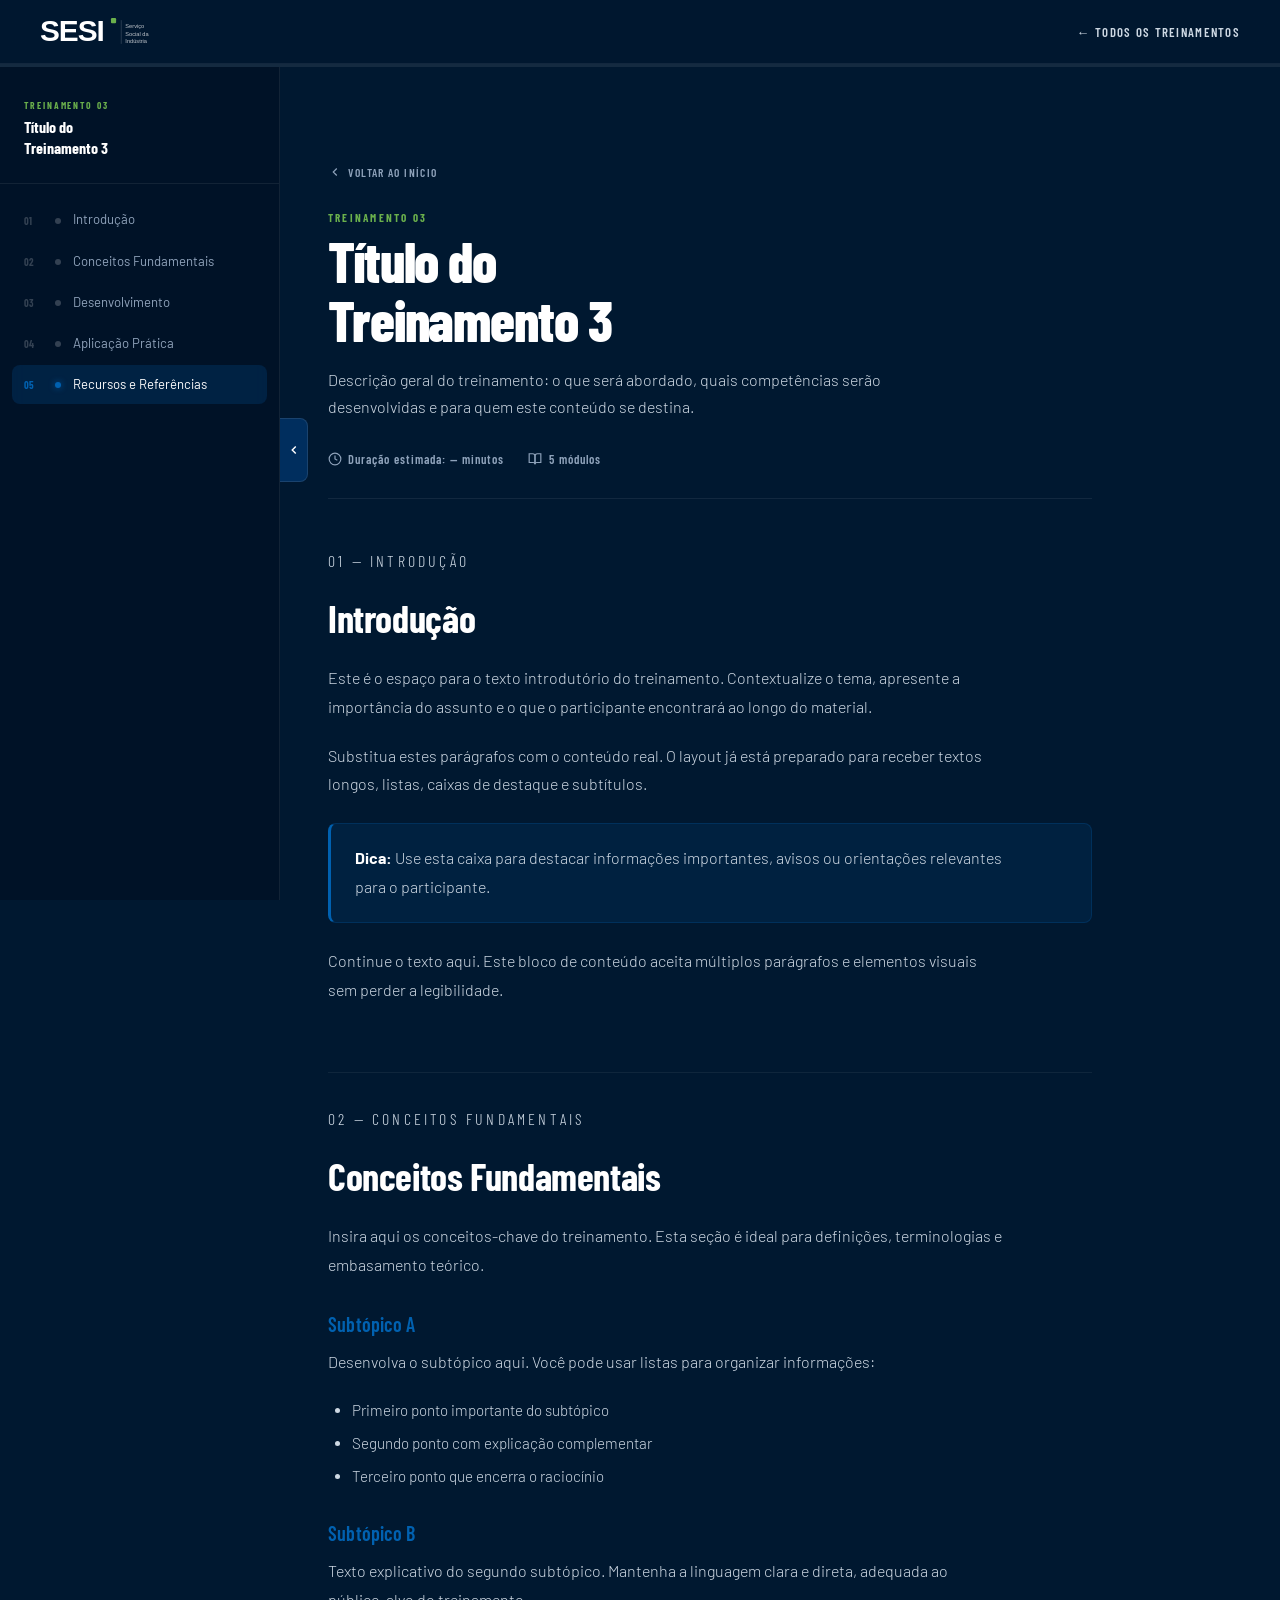
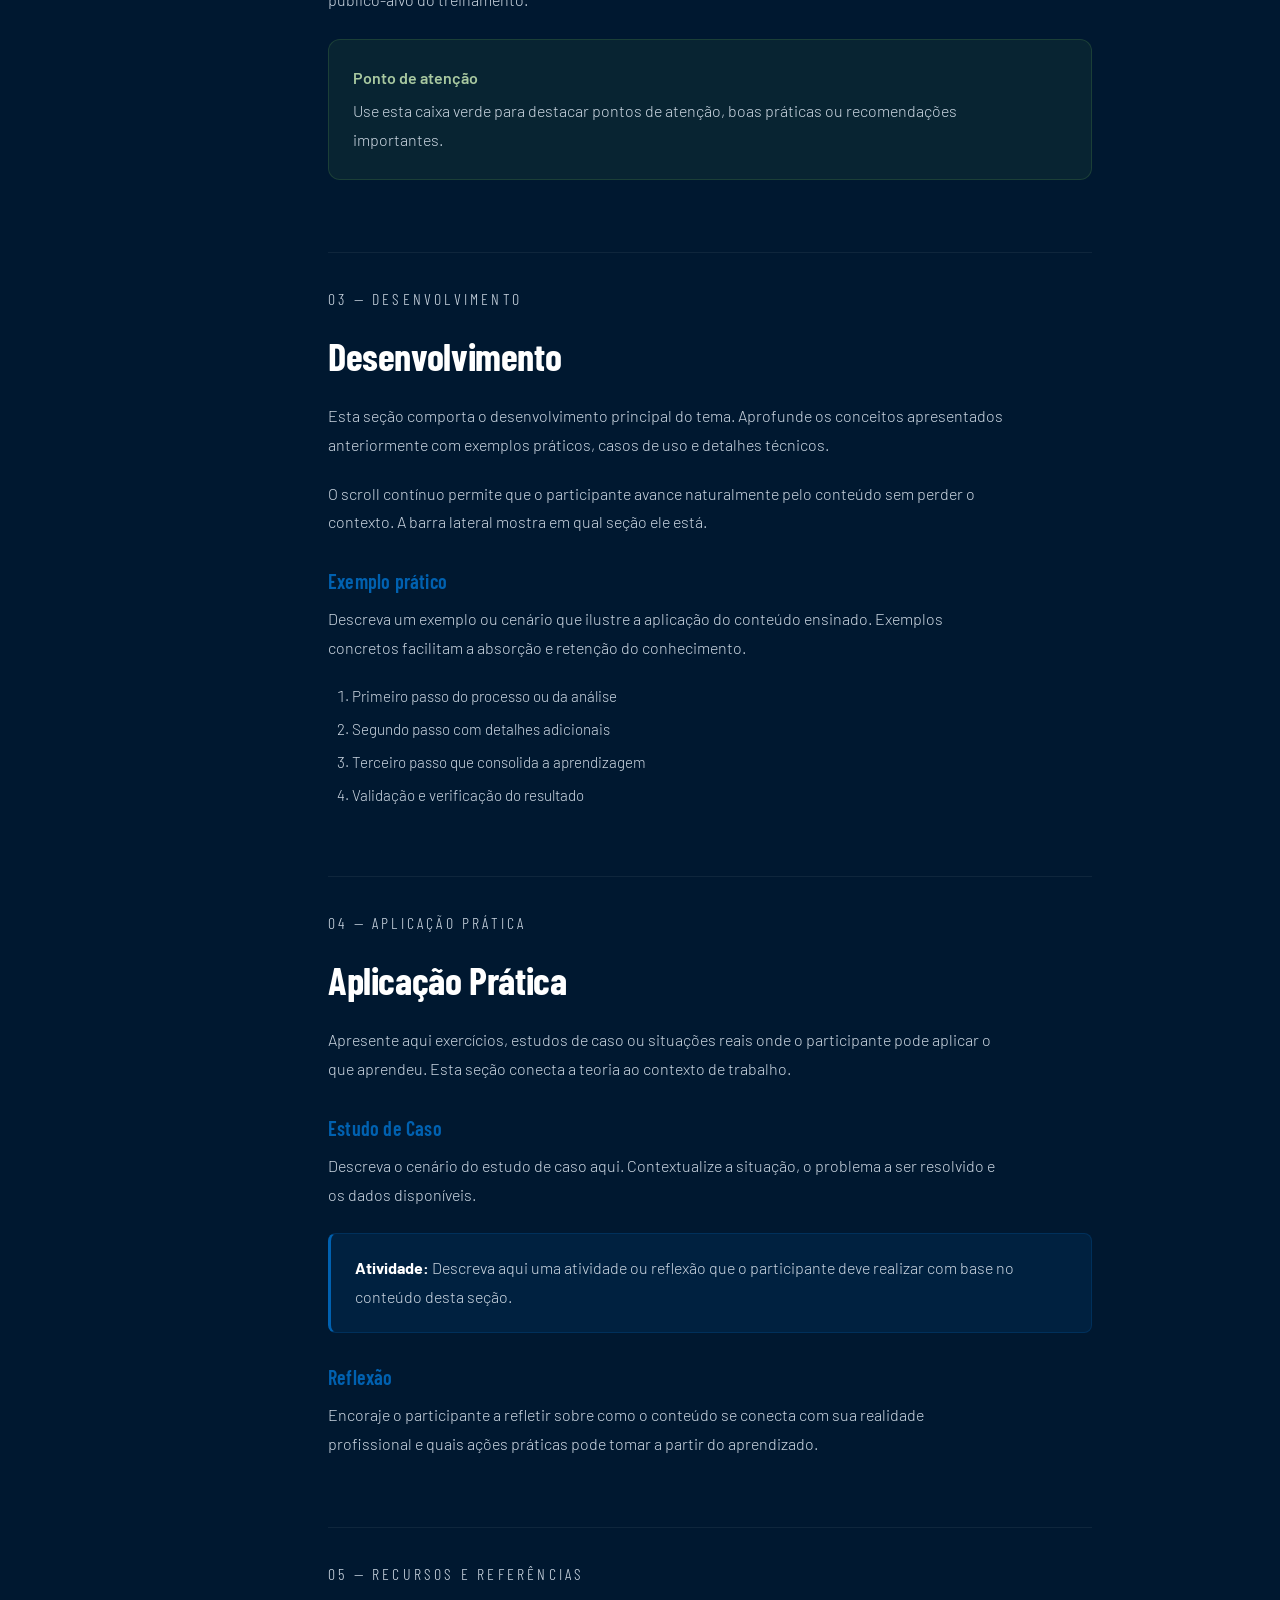
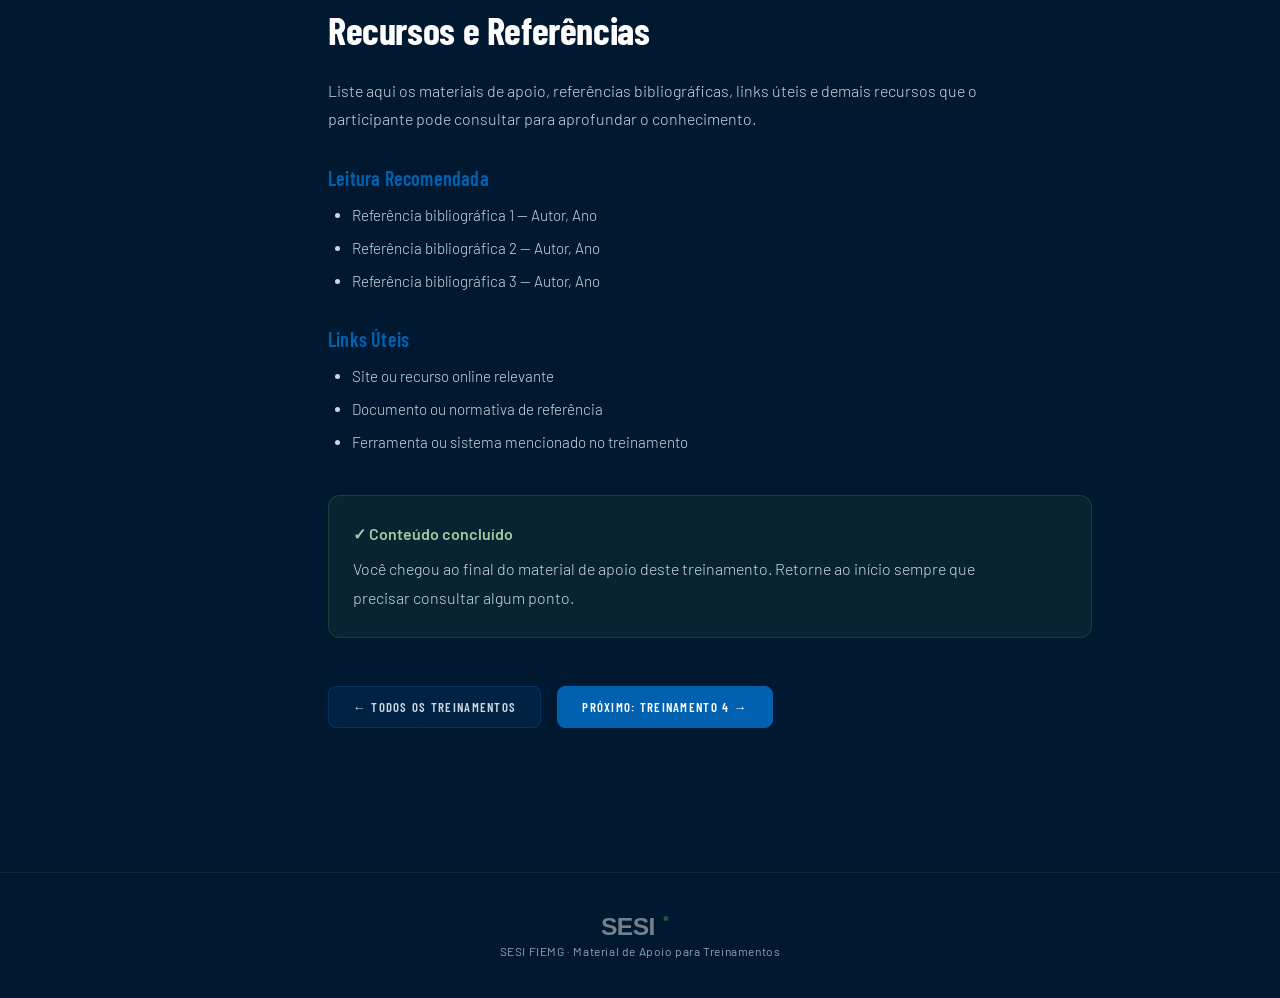
<file: treinamento-3.html>
<!DOCTYPE html>
<html lang="pt-BR">
<head>
  <meta charset="UTF-8" />
  <meta name="viewport" content="width=device-width, initial-scale=1.0" />
  <title>Treinamento 3 — SESI FIEMG</title>
  <link rel="stylesheet" href="style.css" />
</head>
<body>

<!-- HEADER -->
<header class="site-header">
  <a href="index.html" class="header-logo">
    <svg xmlns="http://www.w3.org/2000/svg" height="36" viewBox="0 0 220 70" fill="none" aria-label="SESI FIEMG">
      <text x="0" y="52" font-family="Arial Black, sans-serif" font-size="58" font-weight="900" fill="white" letter-spacing="-2">SESI</text>
      <rect x="138" y="8" width="10" height="10" rx="2" fill="#6ab04c"/>
      <line x1="158" y1="12" x2="158" y2="58" stroke="rgba(255,255,255,0.3)" stroke-width="1"/>
      <text x="166" y="28" font-family="Arial, sans-serif" font-size="11" fill="rgba(255,255,255,0.75)">Serviço</text>
      <text x="166" y="42" font-family="Arial, sans-serif" font-size="11" fill="rgba(255,255,255,0.75)">Social da</text>
      <text x="166" y="56" font-family="Arial, sans-serif" font-size="11" fill="rgba(255,255,255,0.75)">Indústria</text>
    </svg>
  </a>
  <nav class="header-nav">
    <a href="index.html">← Todos os Treinamentos</a>
  </nav>
</header>

<!-- PROGRESS BAR (aparece no hover ou scroll) -->
<div class="progress-bar-wrap" role="progressbar" aria-label="Progresso de leitura">
  <div class="progress-bar-track">
    <div class="progress-bar-fill"></div>
  </div>
</div>

<!-- SIDEBAR TOGGLE -->
<button class="sidebar-toggle" aria-label="Abrir/fechar índice" aria-expanded="false">
  <svg width="14" height="14" viewBox="0 0 24 24" fill="none" stroke="white" stroke-width="2.5">
    <polyline points="9 18 15 12 9 6"/>
  </svg>
</button>

<!-- SIDEBAR -->
<nav class="sidebar" aria-label="Índice do treinamento">
  <div class="sidebar-header">
    <p class="sidebar-eyebrow">Treinamento 03</p>
    <p class="sidebar-title">Título do<br>Treinamento 3</p>
  </div>
  <div class="sidebar-nav">
    <a class="sidebar-nav-item active" data-target="introducao">
      <span class="nav-number">01</span>
      <span class="nav-dot"></span>
      Introdução
    </a>
    <a class="sidebar-nav-item" data-target="conceitos">
      <span class="nav-number">02</span>
      <span class="nav-dot"></span>
      Conceitos Fundamentais
    </a>
    <a class="sidebar-nav-item" data-target="desenvolvimento">
      <span class="nav-number">03</span>
      <span class="nav-dot"></span>
      Desenvolvimento
    </a>
    <a class="sidebar-nav-item" data-target="pratica">
      <span class="nav-number">04</span>
      <span class="nav-dot"></span>
      Aplicação Prática
    </a>
    <a class="sidebar-nav-item" data-target="recursos">
      <span class="nav-number">05</span>
      <span class="nav-dot"></span>
      Recursos e Referências
    </a>
  </div>
</nav>

<!-- LAYOUT PRINCIPAL -->
<div class="training-layout">
  <div class="training-main">

    <!-- HERO DO TREINAMENTO -->
    <div class="training-hero" style="padding-left:0; padding-right:0;">
      <a href="index.html" class="training-hero-back">
        <svg width="14" height="14" viewBox="0 0 24 24" fill="none" stroke="currentColor" stroke-width="2">
          <polyline points="15 18 9 12 15 6"/>
        </svg>
        Voltar ao início
      </a>
      <p class="training-hero-number">Treinamento 03</p>
      <h1 class="training-hero-title">Título do<br>Treinamento 3</h1>
      <p class="training-hero-desc">
        Descrição geral do treinamento: o que será abordado, quais competências serão desenvolvidas e para quem este conteúdo se destina.
      </p>
      <div class="training-hero-meta">
        <span>
          <svg width="14" height="14" viewBox="0 0 24 24" fill="none" stroke="currentColor" stroke-width="2"><circle cx="12" cy="12" r="10"/><polyline points="12 6 12 12 16 14"/></svg>
          Duração estimada: — minutos
        </span>
        <span>
          <svg width="14" height="14" viewBox="0 0 24 24" fill="none" stroke="currentColor" stroke-width="2"><path d="M2 3h6a4 4 0 0 1 4 4v14a3 3 0 0 0-3-3H2z"/><path d="M22 3h-6a4 4 0 0 0-4 4v14a3 3 0 0 1 3-3h7z"/></svg>
          5 módulos
        </span>
      </div>
    </div>

    <hr style="border:none; border-top: 1px solid rgba(255,255,255,0.07); margin: 0 0 1rem;">

    <!-- SEÇÃO 1 -->
    <section class="content-section" data-id="introducao">
      <p class="section-number">01 — Introdução</p>
      <h2>Introdução</h2>
      <p>
        Este é o espaço para o texto introdutório do treinamento. Contextualize o tema, apresente a importância do assunto e o que o participante encontrará ao longo do material.
      </p>
      <p>
        Substitua estes parágrafos com o conteúdo real. O layout já está preparado para receber textos longos, listas, caixas de destaque e subtítulos.
      </p>

      <div class="callout">
        <p><strong>Dica:</strong> Use esta caixa para destacar informações importantes, avisos ou orientações relevantes para o participante.</p>
      </div>

      <p>
        Continue o texto aqui. Este bloco de conteúdo aceita múltiplos parágrafos e elementos visuais sem perder a legibilidade.
      </p>
    </section>

    <!-- SEÇÃO 2 -->
    <section class="content-section" data-id="conceitos">
      <p class="section-number">02 — Conceitos Fundamentais</p>
      <h2>Conceitos Fundamentais</h2>
      <p>
        Insira aqui os conceitos-chave do treinamento. Esta seção é ideal para definições, terminologias e embasamento teórico.
      </p>

      <h3>Subtópico A</h3>
      <p>
        Desenvolva o subtópico aqui. Você pode usar listas para organizar informações:
      </p>
      <ul>
        <li>Primeiro ponto importante do subtópico</li>
        <li>Segundo ponto com explicação complementar</li>
        <li>Terceiro ponto que encerra o raciocínio</li>
      </ul>

      <h3>Subtópico B</h3>
      <p>
        Texto explicativo do segundo subtópico. Mantenha a linguagem clara e direta, adequada ao público-alvo do treinamento.
      </p>

      <div class="highlight-box">
        <p style="color: #a8c8a0; font-weight: 600; margin-bottom: 0.3rem;">Ponto de atenção</p>
        <p style="color: var(--cinza-texto);">Use esta caixa verde para destacar pontos de atenção, boas práticas ou recomendações importantes.</p>
      </div>
    </section>

    <!-- SEÇÃO 3 -->
    <section class="content-section" data-id="desenvolvimento">
      <p class="section-number">03 — Desenvolvimento</p>
      <h2>Desenvolvimento</h2>
      <p>
        Esta seção comporta o desenvolvimento principal do tema. Aprofunde os conceitos apresentados anteriormente com exemplos práticos, casos de uso e detalhes técnicos.
      </p>
      <p>
        O scroll contínuo permite que o participante avance naturalmente pelo conteúdo sem perder o contexto. A barra lateral mostra em qual seção ele está.
      </p>

      <h3>Exemplo prático</h3>
      <p>
        Descreva um exemplo ou cenário que ilustre a aplicação do conteúdo ensinado. Exemplos concretos facilitam a absorção e retenção do conhecimento.
      </p>

      <ol>
        <li>Primeiro passo do processo ou da análise</li>
        <li>Segundo passo com detalhes adicionais</li>
        <li>Terceiro passo que consolida a aprendizagem</li>
        <li>Validação e verificação do resultado</li>
      </ol>
    </section>

    <!-- SEÇÃO 4 -->
    <section class="content-section" data-id="pratica">
      <p class="section-number">04 — Aplicação Prática</p>
      <h2>Aplicação Prática</h2>
      <p>
        Apresente aqui exercícios, estudos de caso ou situações reais onde o participante pode aplicar o que aprendeu. Esta seção conecta a teoria ao contexto de trabalho.
      </p>

      <h3>Estudo de Caso</h3>
      <p>
        Descreva o cenário do estudo de caso aqui. Contextualize a situação, o problema a ser resolvido e os dados disponíveis.
      </p>

      <div class="callout">
        <p><strong>Atividade:</strong> Descreva aqui uma atividade ou reflexão que o participante deve realizar com base no conteúdo desta seção.</p>
      </div>

      <h3>Reflexão</h3>
      <p>
        Encoraje o participante a refletir sobre como o conteúdo se conecta com sua realidade profissional e quais ações práticas pode tomar a partir do aprendizado.
      </p>
    </section>

    <!-- SEÇÃO 5 -->
    <section class="content-section" data-id="recursos">
      <p class="section-number">05 — Recursos e Referências</p>
      <h2>Recursos e Referências</h2>
      <p>
        Liste aqui os materiais de apoio, referências bibliográficas, links úteis e demais recursos que o participante pode consultar para aprofundar o conhecimento.
      </p>

      <h3>Leitura Recomendada</h3>
      <ul>
        <li>Referência bibliográfica 1 — Autor, Ano</li>
        <li>Referência bibliográfica 2 — Autor, Ano</li>
        <li>Referência bibliográfica 3 — Autor, Ano</li>
      </ul>

      <h3>Links Úteis</h3>
      <ul>
        <li>Site ou recurso online relevante</li>
        <li>Documento ou normativa de referência</li>
        <li>Ferramenta ou sistema mencionado no treinamento</li>
      </ul>

      <div class="highlight-box" style="margin-top: 2.5rem;">
        <p style="color: #a8c8a0; font-weight: 600; margin-bottom: 0.4rem;">✓ Conteúdo concluído</p>
        <p style="color: var(--cinza-texto);">Você chegou ao final do material de apoio deste treinamento. Retorne ao início sempre que precisar consultar algum ponto.</p>
      </div>

      <!-- Navegação entre treinamentos -->
      <div style="display:flex; gap: 1rem; margin-top: 3rem; flex-wrap: wrap;">
        <a href="index.html" style="
          display: inline-flex; align-items: center; gap: 0.5rem;
          padding: 0.75rem 1.5rem;
          background: rgba(0,97,176,0.15);
          border: 1px solid rgba(0,97,176,0.3);
          border-radius: 8px;
          color: var(--cinza-texto);
          font-family: 'Barlow Condensed', sans-serif;
          font-size: 0.8rem;
          font-weight: 600;
          letter-spacing: 0.1em;
          text-transform: uppercase;
          text-decoration: none;
          transition: background 0.2s, color 0.2s;
        " onmouseover="this.style.background='rgba(0,97,176,0.3)';this.style.color='#fff'"
           onmouseout="this.style.background='rgba(0,97,176,0.15)';this.style.color='var(--cinza-texto)'">
          ← Todos os Treinamentos
        </a>
        <a href="treinamento-4.html" style="
          display: inline-flex; align-items: center; gap: 0.5rem;
          padding: 0.75rem 1.5rem;
          background: var(--azul-claro);
          border: 1px solid var(--azul-claro);
          border-radius: 8px;
          color: white;
          font-family: 'Barlow Condensed', sans-serif;
          font-size: 0.8rem;
          font-weight: 600;
          letter-spacing: 0.1em;
          text-transform: uppercase;
          text-decoration: none;
          transition: background 0.2s;
        " onmouseover="this.style.background='var(--azul-medio)'"
           onmouseout="this.style.background='var(--azul-claro)'">
          Próximo: Treinamento 4 →
        </a>
      </div>
    </section>

  </div><!-- /training-main -->
</div><!-- /training-layout -->

<!-- FOOTER -->
<footer class="site-footer">
  <div class="footer-logo">
    <svg xmlns="http://www.w3.org/2000/svg" height="28" viewBox="0 0 140 50" fill="none">
      <text x="0" y="40" font-family="Arial Black, sans-serif" font-size="44" font-weight="900" fill="rgba(255,255,255,0.45)" letter-spacing="-1">SESI</text>
      <rect x="112" y="6" width="8" height="8" rx="2" fill="rgba(106,176,76,0.4)"/>
    </svg>
  </div>
  <p class="footer-text">SESI FIEMG · Material de Apoio para Treinamentos</p>
</footer>

<script src="script.js"></script>
</body>
</html>
</file>
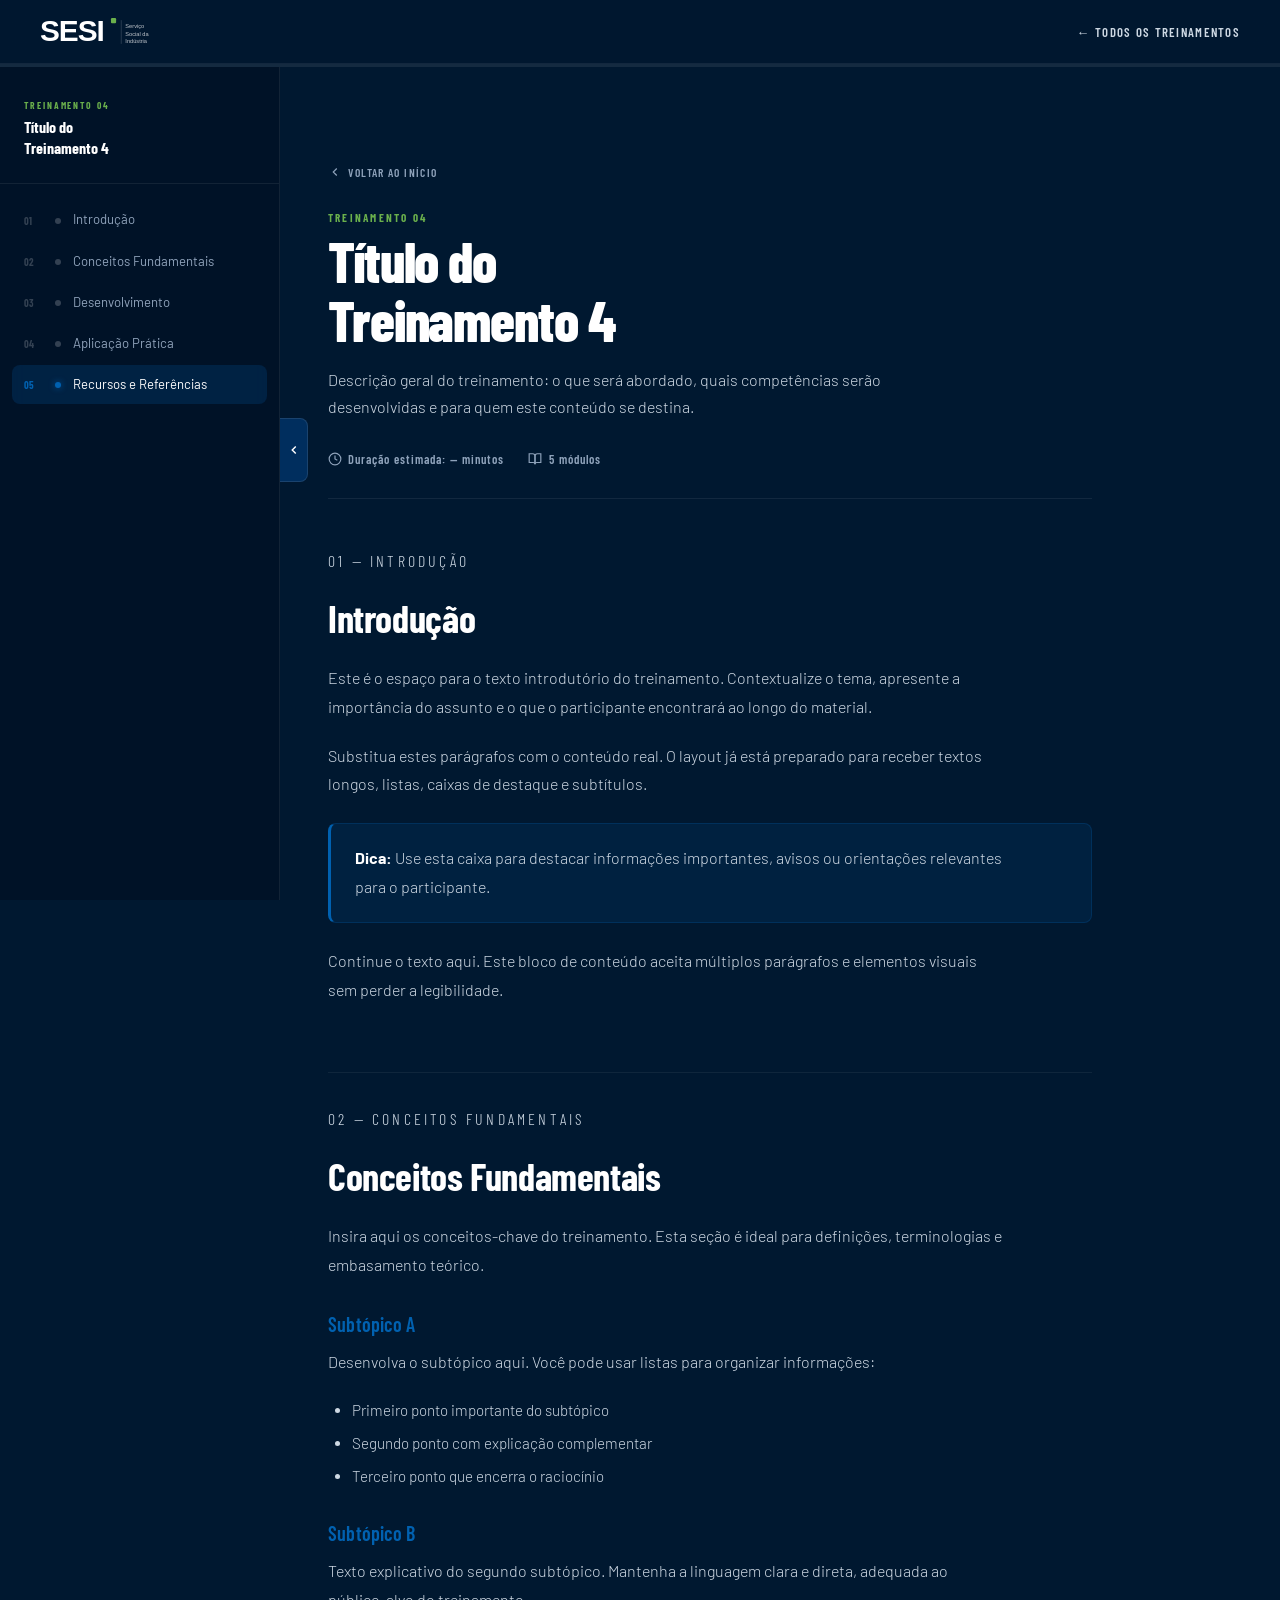
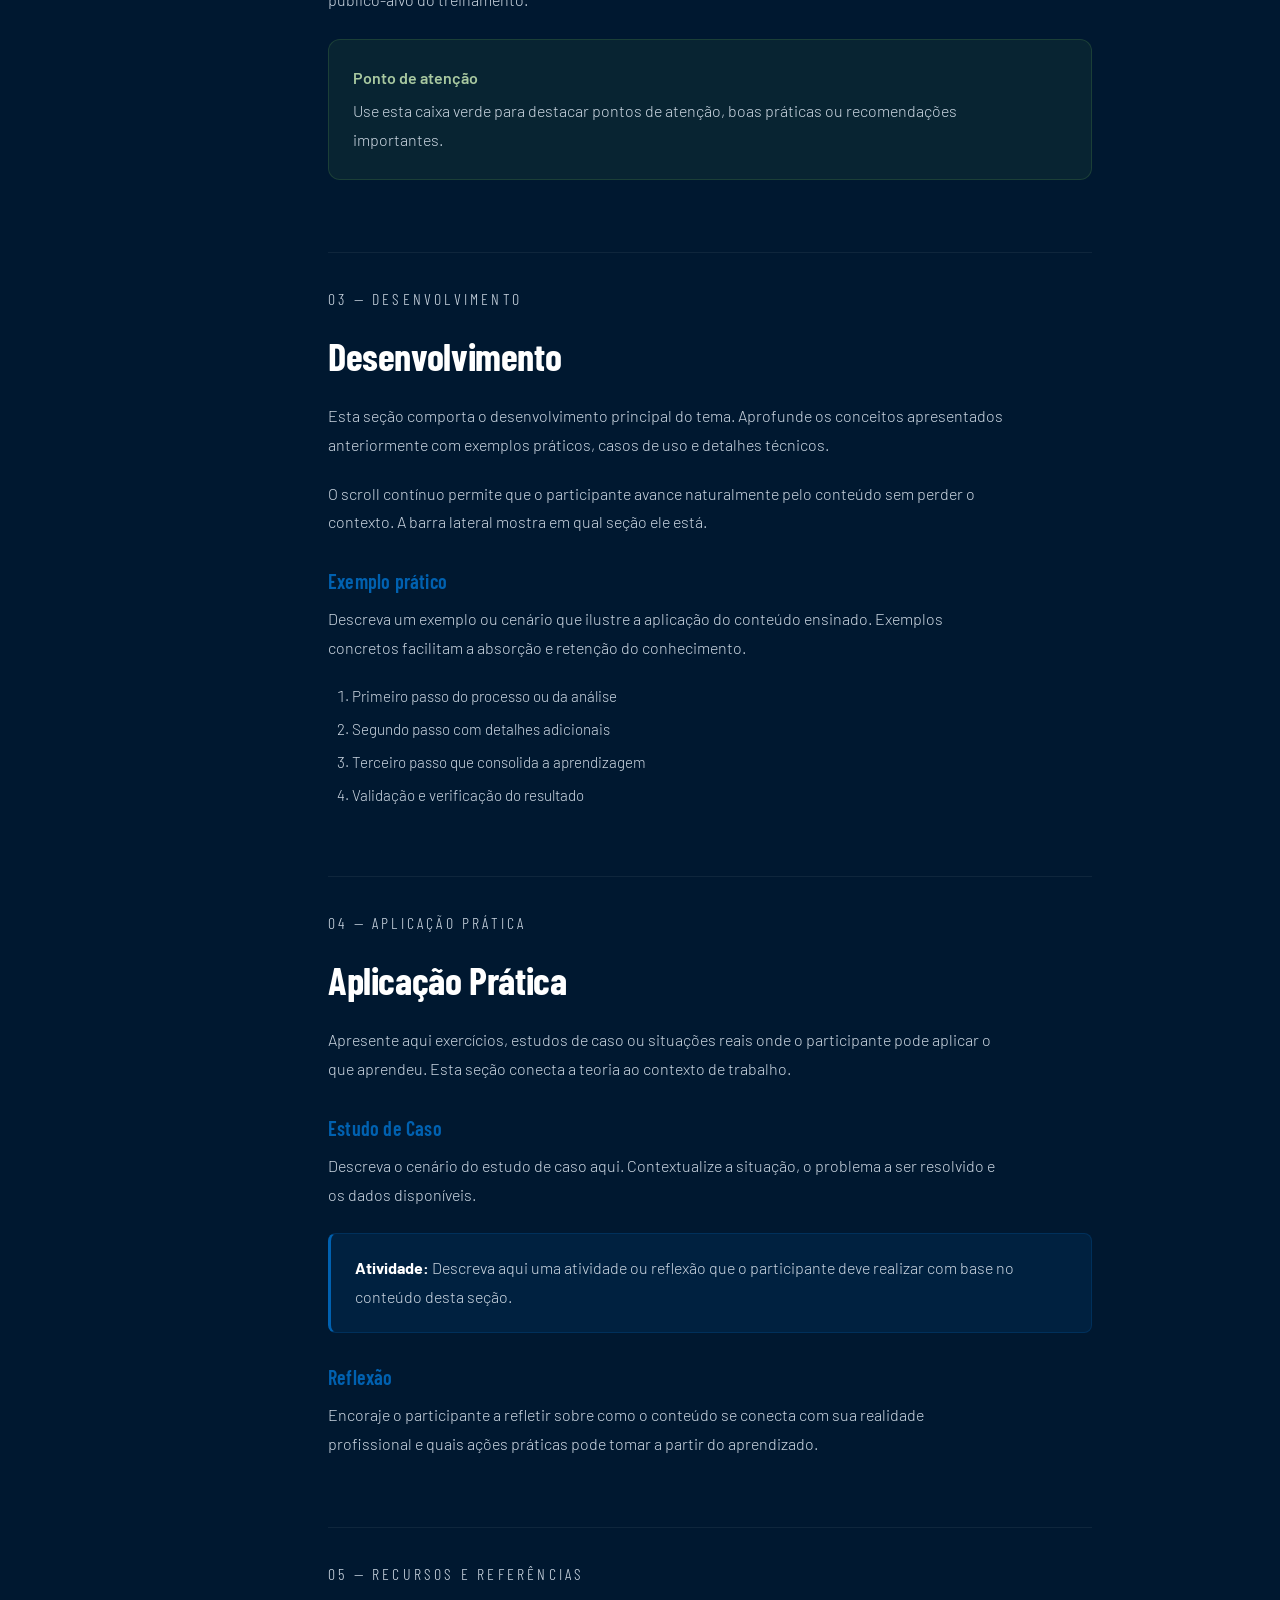
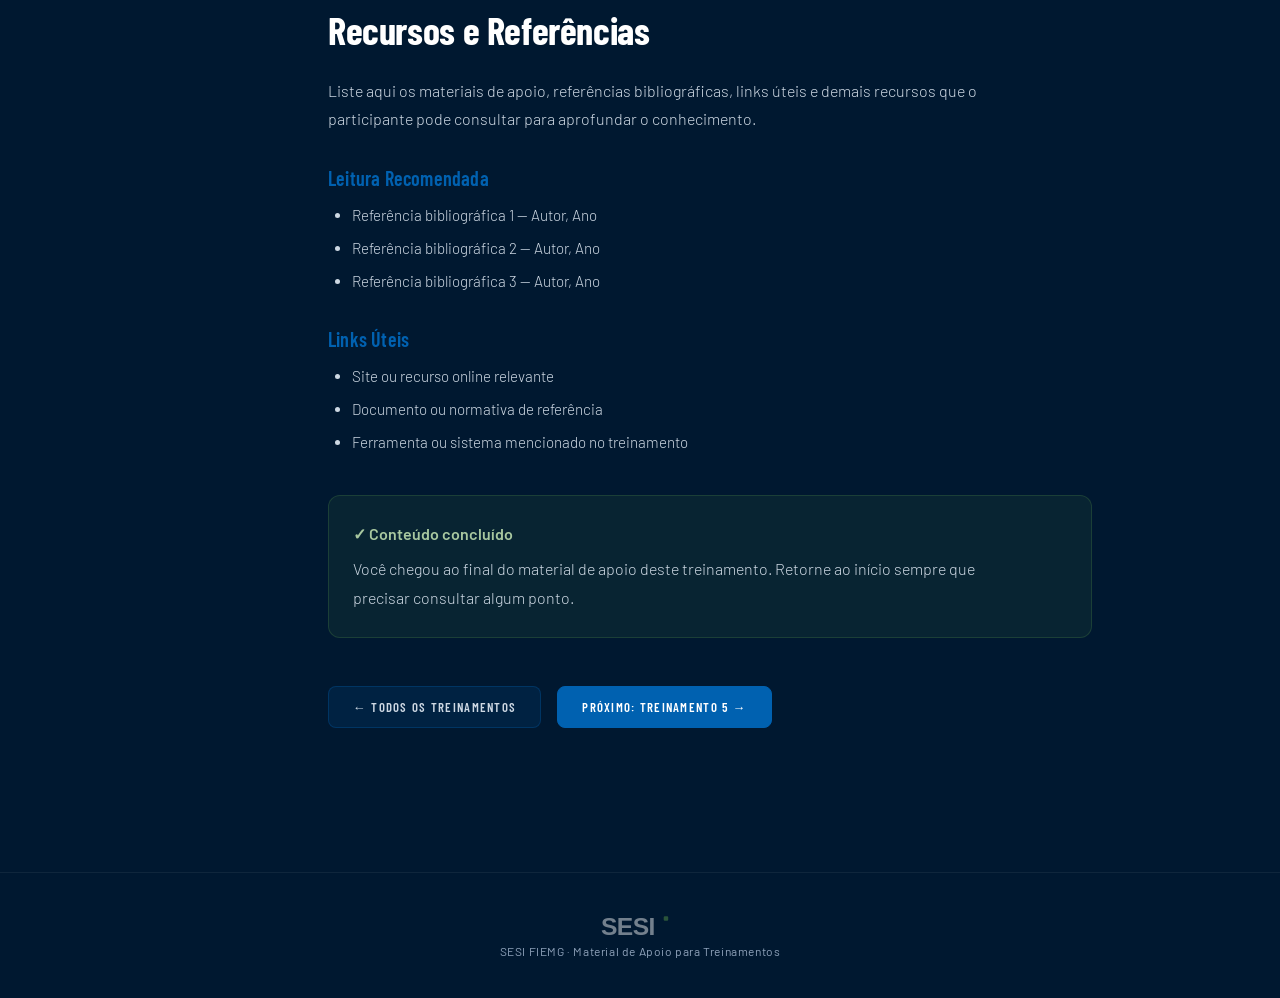
<file: treinamento-4.html>
<!DOCTYPE html>
<html lang="pt-BR">
<head>
  <meta charset="UTF-8" />
  <meta name="viewport" content="width=device-width, initial-scale=1.0" />
  <title>Treinamento 4 — SESI FIEMG</title>
  <link rel="stylesheet" href="style.css" />
</head>
<body>

<!-- HEADER -->
<header class="site-header">
  <a href="index.html" class="header-logo">
    <svg xmlns="http://www.w3.org/2000/svg" height="36" viewBox="0 0 220 70" fill="none" aria-label="SESI FIEMG">
      <text x="0" y="52" font-family="Arial Black, sans-serif" font-size="58" font-weight="900" fill="white" letter-spacing="-2">SESI</text>
      <rect x="138" y="8" width="10" height="10" rx="2" fill="#6ab04c"/>
      <line x1="158" y1="12" x2="158" y2="58" stroke="rgba(255,255,255,0.3)" stroke-width="1"/>
      <text x="166" y="28" font-family="Arial, sans-serif" font-size="11" fill="rgba(255,255,255,0.75)">Serviço</text>
      <text x="166" y="42" font-family="Arial, sans-serif" font-size="11" fill="rgba(255,255,255,0.75)">Social da</text>
      <text x="166" y="56" font-family="Arial, sans-serif" font-size="11" fill="rgba(255,255,255,0.75)">Indústria</text>
    </svg>
  </a>
  <nav class="header-nav">
    <a href="index.html">← Todos os Treinamentos</a>
  </nav>
</header>

<!-- PROGRESS BAR (aparece no hover ou scroll) -->
<div class="progress-bar-wrap" role="progressbar" aria-label="Progresso de leitura">
  <div class="progress-bar-track">
    <div class="progress-bar-fill"></div>
  </div>
</div>

<!-- SIDEBAR TOGGLE -->
<button class="sidebar-toggle" aria-label="Abrir/fechar índice" aria-expanded="false">
  <svg width="14" height="14" viewBox="0 0 24 24" fill="none" stroke="white" stroke-width="2.5">
    <polyline points="9 18 15 12 9 6"/>
  </svg>
</button>

<!-- SIDEBAR -->
<nav class="sidebar" aria-label="Índice do treinamento">
  <div class="sidebar-header">
    <p class="sidebar-eyebrow">Treinamento 04</p>
    <p class="sidebar-title">Título do<br>Treinamento 4</p>
  </div>
  <div class="sidebar-nav">
    <a class="sidebar-nav-item active" data-target="introducao">
      <span class="nav-number">01</span>
      <span class="nav-dot"></span>
      Introdução
    </a>
    <a class="sidebar-nav-item" data-target="conceitos">
      <span class="nav-number">02</span>
      <span class="nav-dot"></span>
      Conceitos Fundamentais
    </a>
    <a class="sidebar-nav-item" data-target="desenvolvimento">
      <span class="nav-number">03</span>
      <span class="nav-dot"></span>
      Desenvolvimento
    </a>
    <a class="sidebar-nav-item" data-target="pratica">
      <span class="nav-number">04</span>
      <span class="nav-dot"></span>
      Aplicação Prática
    </a>
    <a class="sidebar-nav-item" data-target="recursos">
      <span class="nav-number">05</span>
      <span class="nav-dot"></span>
      Recursos e Referências
    </a>
  </div>
</nav>

<!-- LAYOUT PRINCIPAL -->
<div class="training-layout">
  <div class="training-main">

    <!-- HERO DO TREINAMENTO -->
    <div class="training-hero" style="padding-left:0; padding-right:0;">
      <a href="index.html" class="training-hero-back">
        <svg width="14" height="14" viewBox="0 0 24 24" fill="none" stroke="currentColor" stroke-width="2">
          <polyline points="15 18 9 12 15 6"/>
        </svg>
        Voltar ao início
      </a>
      <p class="training-hero-number">Treinamento 04</p>
      <h1 class="training-hero-title">Título do<br>Treinamento 4</h1>
      <p class="training-hero-desc">
        Descrição geral do treinamento: o que será abordado, quais competências serão desenvolvidas e para quem este conteúdo se destina.
      </p>
      <div class="training-hero-meta">
        <span>
          <svg width="14" height="14" viewBox="0 0 24 24" fill="none" stroke="currentColor" stroke-width="2"><circle cx="12" cy="12" r="10"/><polyline points="12 6 12 12 16 14"/></svg>
          Duração estimada: — minutos
        </span>
        <span>
          <svg width="14" height="14" viewBox="0 0 24 24" fill="none" stroke="currentColor" stroke-width="2"><path d="M2 3h6a4 4 0 0 1 4 4v14a3 3 0 0 0-3-3H2z"/><path d="M22 3h-6a4 4 0 0 0-4 4v14a3 3 0 0 1 3-3h7z"/></svg>
          5 módulos
        </span>
      </div>
    </div>

    <hr style="border:none; border-top: 1px solid rgba(255,255,255,0.07); margin: 0 0 1rem;">

    <!-- SEÇÃO 1 -->
    <section class="content-section" data-id="introducao">
      <p class="section-number">01 — Introdução</p>
      <h2>Introdução</h2>
      <p>
        Este é o espaço para o texto introdutório do treinamento. Contextualize o tema, apresente a importância do assunto e o que o participante encontrará ao longo do material.
      </p>
      <p>
        Substitua estes parágrafos com o conteúdo real. O layout já está preparado para receber textos longos, listas, caixas de destaque e subtítulos.
      </p>

      <div class="callout">
        <p><strong>Dica:</strong> Use esta caixa para destacar informações importantes, avisos ou orientações relevantes para o participante.</p>
      </div>

      <p>
        Continue o texto aqui. Este bloco de conteúdo aceita múltiplos parágrafos e elementos visuais sem perder a legibilidade.
      </p>
    </section>

    <!-- SEÇÃO 2 -->
    <section class="content-section" data-id="conceitos">
      <p class="section-number">02 — Conceitos Fundamentais</p>
      <h2>Conceitos Fundamentais</h2>
      <p>
        Insira aqui os conceitos-chave do treinamento. Esta seção é ideal para definições, terminologias e embasamento teórico.
      </p>

      <h3>Subtópico A</h3>
      <p>
        Desenvolva o subtópico aqui. Você pode usar listas para organizar informações:
      </p>
      <ul>
        <li>Primeiro ponto importante do subtópico</li>
        <li>Segundo ponto com explicação complementar</li>
        <li>Terceiro ponto que encerra o raciocínio</li>
      </ul>

      <h3>Subtópico B</h3>
      <p>
        Texto explicativo do segundo subtópico. Mantenha a linguagem clara e direta, adequada ao público-alvo do treinamento.
      </p>

      <div class="highlight-box">
        <p style="color: #a8c8a0; font-weight: 600; margin-bottom: 0.3rem;">Ponto de atenção</p>
        <p style="color: var(--cinza-texto);">Use esta caixa verde para destacar pontos de atenção, boas práticas ou recomendações importantes.</p>
      </div>
    </section>

    <!-- SEÇÃO 3 -->
    <section class="content-section" data-id="desenvolvimento">
      <p class="section-number">03 — Desenvolvimento</p>
      <h2>Desenvolvimento</h2>
      <p>
        Esta seção comporta o desenvolvimento principal do tema. Aprofunde os conceitos apresentados anteriormente com exemplos práticos, casos de uso e detalhes técnicos.
      </p>
      <p>
        O scroll contínuo permite que o participante avance naturalmente pelo conteúdo sem perder o contexto. A barra lateral mostra em qual seção ele está.
      </p>

      <h3>Exemplo prático</h3>
      <p>
        Descreva um exemplo ou cenário que ilustre a aplicação do conteúdo ensinado. Exemplos concretos facilitam a absorção e retenção do conhecimento.
      </p>

      <ol>
        <li>Primeiro passo do processo ou da análise</li>
        <li>Segundo passo com detalhes adicionais</li>
        <li>Terceiro passo que consolida a aprendizagem</li>
        <li>Validação e verificação do resultado</li>
      </ol>
    </section>

    <!-- SEÇÃO 4 -->
    <section class="content-section" data-id="pratica">
      <p class="section-number">04 — Aplicação Prática</p>
      <h2>Aplicação Prática</h2>
      <p>
        Apresente aqui exercícios, estudos de caso ou situações reais onde o participante pode aplicar o que aprendeu. Esta seção conecta a teoria ao contexto de trabalho.
      </p>

      <h3>Estudo de Caso</h3>
      <p>
        Descreva o cenário do estudo de caso aqui. Contextualize a situação, o problema a ser resolvido e os dados disponíveis.
      </p>

      <div class="callout">
        <p><strong>Atividade:</strong> Descreva aqui uma atividade ou reflexão que o participante deve realizar com base no conteúdo desta seção.</p>
      </div>

      <h3>Reflexão</h3>
      <p>
        Encoraje o participante a refletir sobre como o conteúdo se conecta com sua realidade profissional e quais ações práticas pode tomar a partir do aprendizado.
      </p>
    </section>

    <!-- SEÇÃO 5 -->
    <section class="content-section" data-id="recursos">
      <p class="section-number">05 — Recursos e Referências</p>
      <h2>Recursos e Referências</h2>
      <p>
        Liste aqui os materiais de apoio, referências bibliográficas, links úteis e demais recursos que o participante pode consultar para aprofundar o conhecimento.
      </p>

      <h3>Leitura Recomendada</h3>
      <ul>
        <li>Referência bibliográfica 1 — Autor, Ano</li>
        <li>Referência bibliográfica 2 — Autor, Ano</li>
        <li>Referência bibliográfica 3 — Autor, Ano</li>
      </ul>

      <h3>Links Úteis</h3>
      <ul>
        <li>Site ou recurso online relevante</li>
        <li>Documento ou normativa de referência</li>
        <li>Ferramenta ou sistema mencionado no treinamento</li>
      </ul>

      <div class="highlight-box" style="margin-top: 2.5rem;">
        <p style="color: #a8c8a0; font-weight: 600; margin-bottom: 0.4rem;">✓ Conteúdo concluído</p>
        <p style="color: var(--cinza-texto);">Você chegou ao final do material de apoio deste treinamento. Retorne ao início sempre que precisar consultar algum ponto.</p>
      </div>

      <!-- Navegação entre treinamentos -->
      <div style="display:flex; gap: 1rem; margin-top: 3rem; flex-wrap: wrap;">
        <a href="index.html" style="
          display: inline-flex; align-items: center; gap: 0.5rem;
          padding: 0.75rem 1.5rem;
          background: rgba(0,97,176,0.15);
          border: 1px solid rgba(0,97,176,0.3);
          border-radius: 8px;
          color: var(--cinza-texto);
          font-family: 'Barlow Condensed', sans-serif;
          font-size: 0.8rem;
          font-weight: 600;
          letter-spacing: 0.1em;
          text-transform: uppercase;
          text-decoration: none;
          transition: background 0.2s, color 0.2s;
        " onmouseover="this.style.background='rgba(0,97,176,0.3)';this.style.color='#fff'"
           onmouseout="this.style.background='rgba(0,97,176,0.15)';this.style.color='var(--cinza-texto)'">
          ← Todos os Treinamentos
        </a>
        <a href="treinamento-5.html" style="
          display: inline-flex; align-items: center; gap: 0.5rem;
          padding: 0.75rem 1.5rem;
          background: var(--azul-claro);
          border: 1px solid var(--azul-claro);
          border-radius: 8px;
          color: white;
          font-family: 'Barlow Condensed', sans-serif;
          font-size: 0.8rem;
          font-weight: 600;
          letter-spacing: 0.1em;
          text-transform: uppercase;
          text-decoration: none;
          transition: background 0.2s;
        " onmouseover="this.style.background='var(--azul-medio)'"
           onmouseout="this.style.background='var(--azul-claro)'">
          Próximo: Treinamento 5 →
        </a>
      </div>
    </section>

  </div><!-- /training-main -->
</div><!-- /training-layout -->

<!-- FOOTER -->
<footer class="site-footer">
  <div class="footer-logo">
    <svg xmlns="http://www.w3.org/2000/svg" height="28" viewBox="0 0 140 50" fill="none">
      <text x="0" y="40" font-family="Arial Black, sans-serif" font-size="44" font-weight="900" fill="rgba(255,255,255,0.45)" letter-spacing="-1">SESI</text>
      <rect x="112" y="6" width="8" height="8" rx="2" fill="rgba(106,176,76,0.4)"/>
    </svg>
  </div>
  <p class="footer-text">SESI FIEMG · Material de Apoio para Treinamentos</p>
</footer>

<script src="script.js"></script>
</body>
</html>
</file>
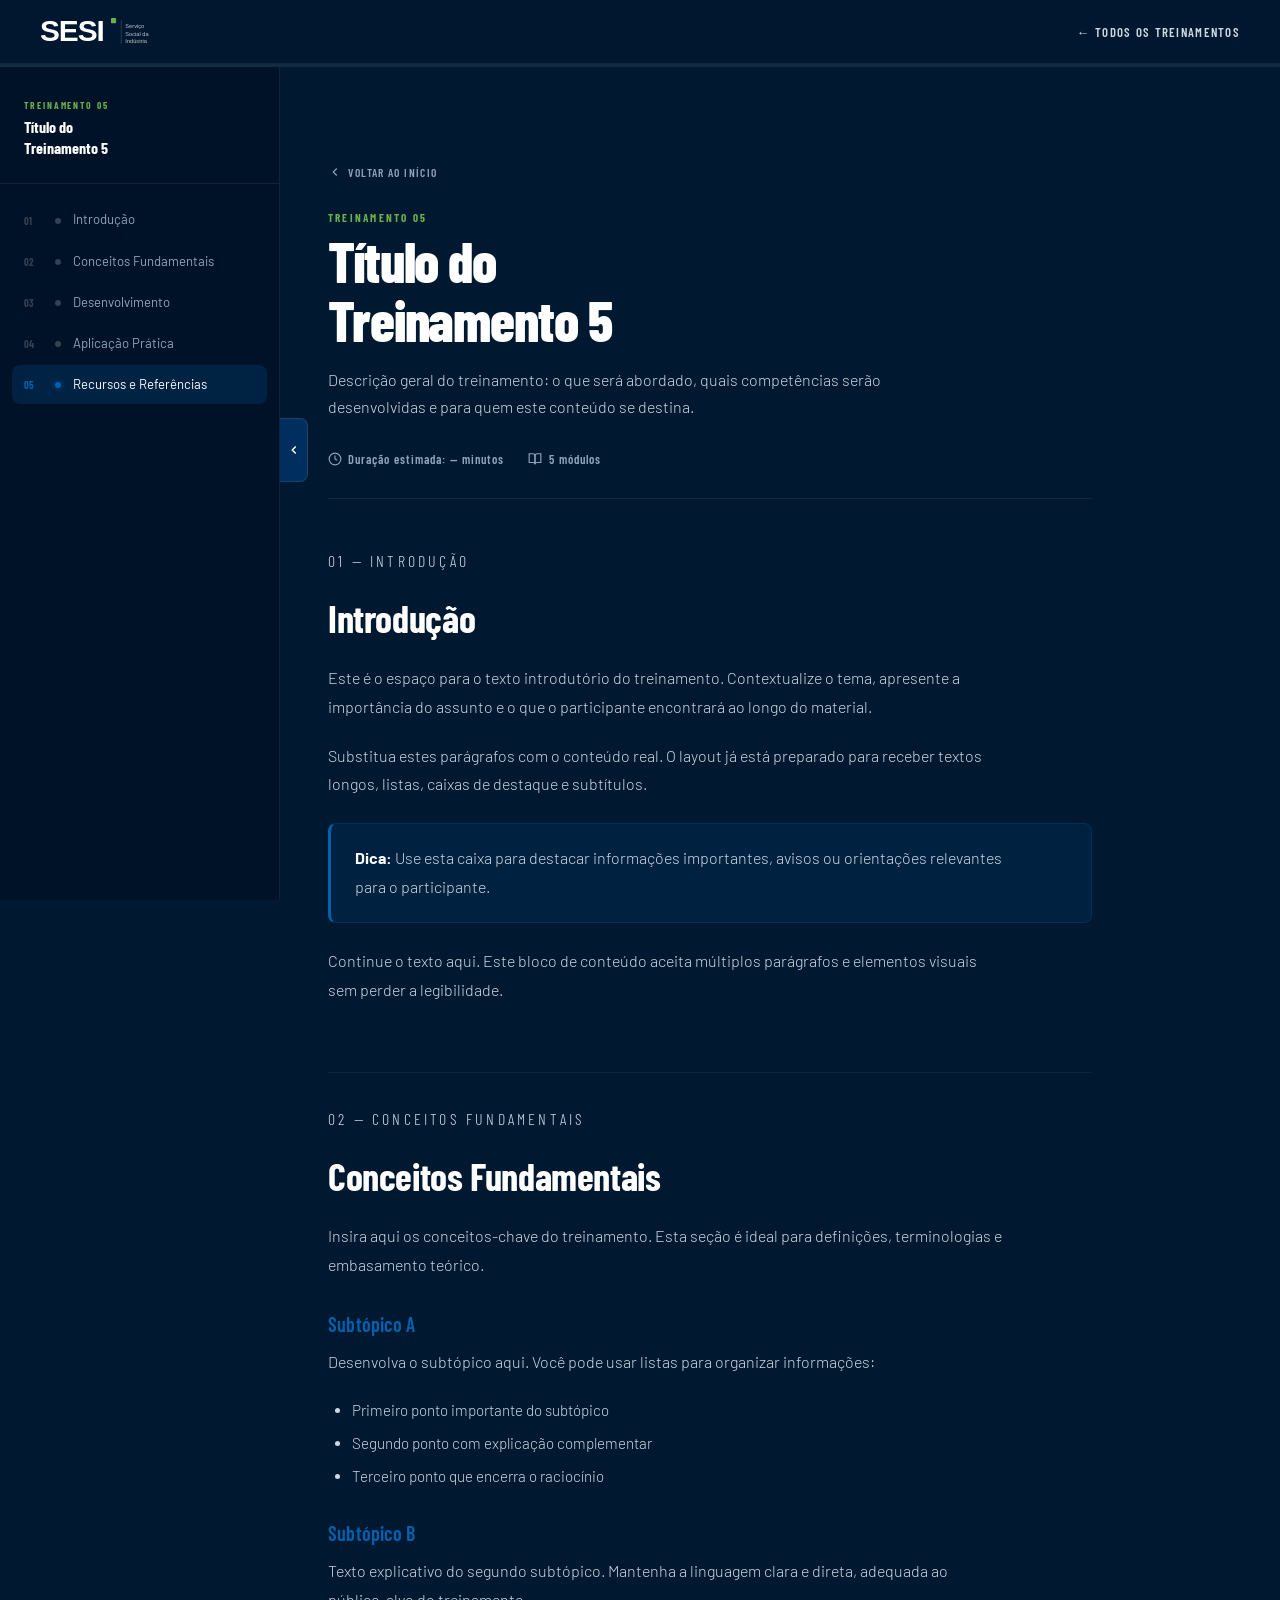
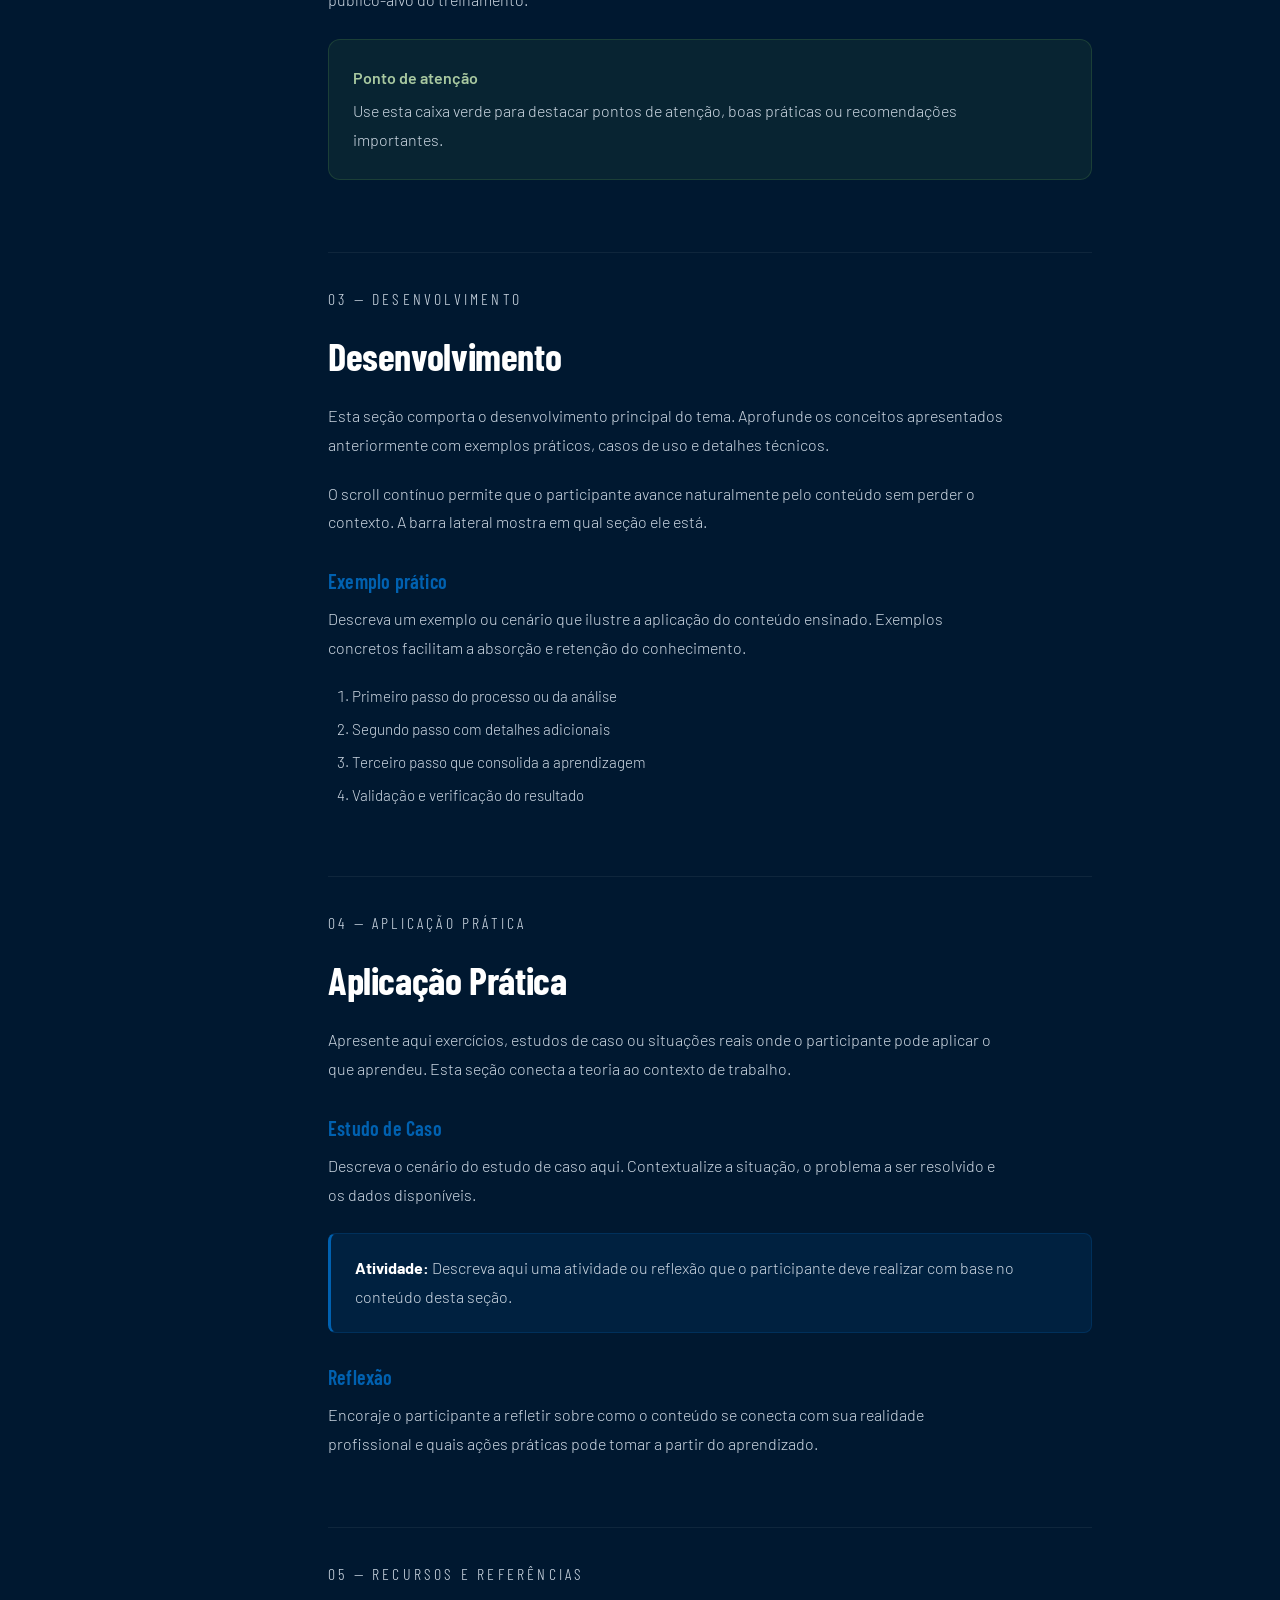
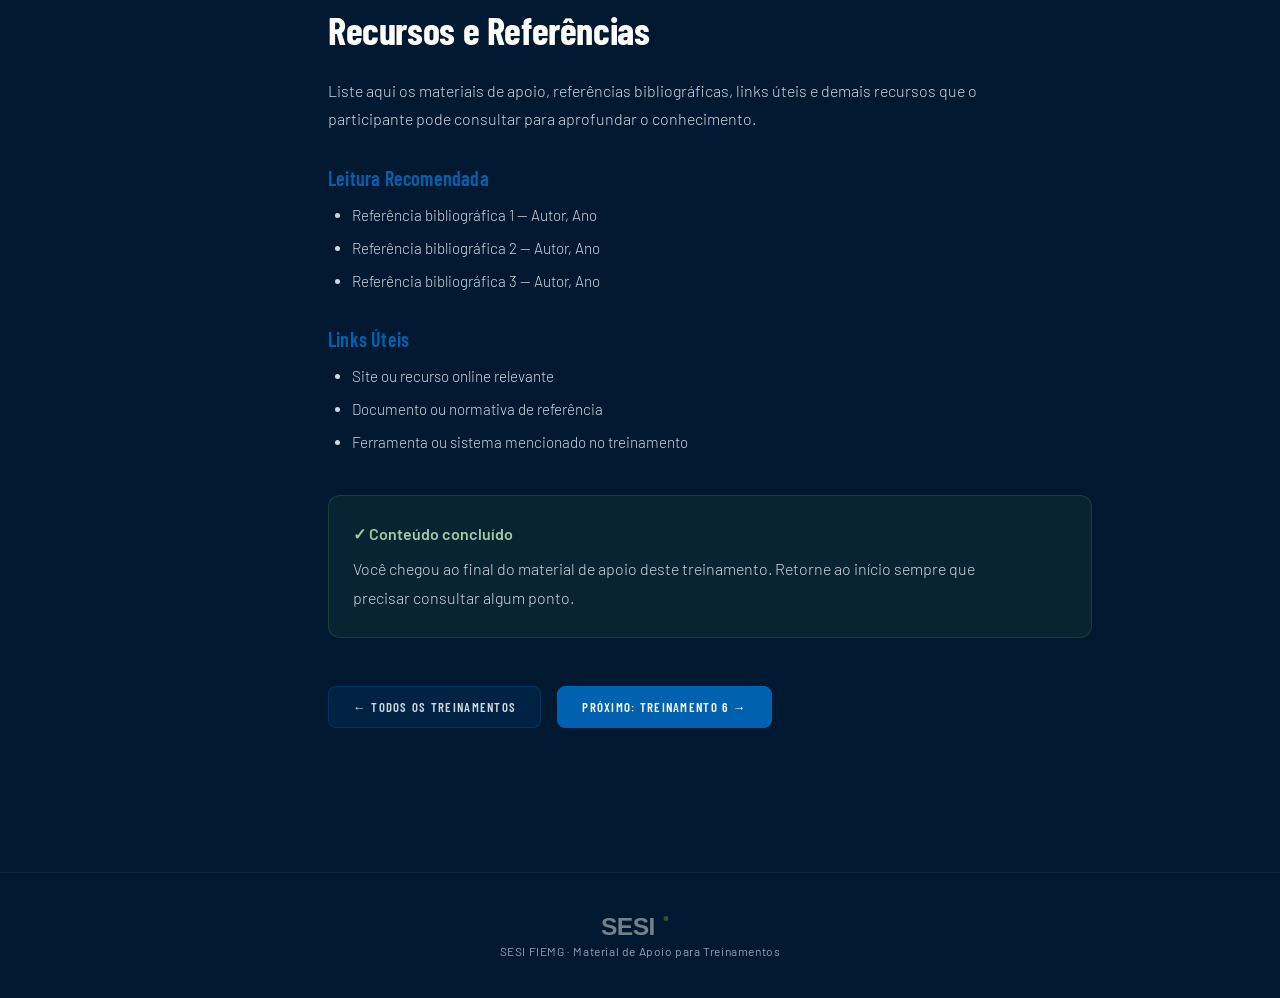
<file: treinamento-5.html>
<!DOCTYPE html>
<html lang="pt-BR">
<head>
  <meta charset="UTF-8" />
  <meta name="viewport" content="width=device-width, initial-scale=1.0" />
  <title>Treinamento 5 — SESI FIEMG</title>
  <link rel="stylesheet" href="style.css" />
</head>
<body>

<!-- HEADER -->
<header class="site-header">
  <a href="index.html" class="header-logo">
    <svg xmlns="http://www.w3.org/2000/svg" height="36" viewBox="0 0 220 70" fill="none" aria-label="SESI FIEMG">
      <text x="0" y="52" font-family="Arial Black, sans-serif" font-size="58" font-weight="900" fill="white" letter-spacing="-2">SESI</text>
      <rect x="138" y="8" width="10" height="10" rx="2" fill="#6ab04c"/>
      <line x1="158" y1="12" x2="158" y2="58" stroke="rgba(255,255,255,0.3)" stroke-width="1"/>
      <text x="166" y="28" font-family="Arial, sans-serif" font-size="11" fill="rgba(255,255,255,0.75)">Serviço</text>
      <text x="166" y="42" font-family="Arial, sans-serif" font-size="11" fill="rgba(255,255,255,0.75)">Social da</text>
      <text x="166" y="56" font-family="Arial, sans-serif" font-size="11" fill="rgba(255,255,255,0.75)">Indústria</text>
    </svg>
  </a>
  <nav class="header-nav">
    <a href="index.html">← Todos os Treinamentos</a>
  </nav>
</header>

<!-- PROGRESS BAR (aparece no hover ou scroll) -->
<div class="progress-bar-wrap" role="progressbar" aria-label="Progresso de leitura">
  <div class="progress-bar-track">
    <div class="progress-bar-fill"></div>
  </div>
</div>

<!-- SIDEBAR TOGGLE -->
<button class="sidebar-toggle" aria-label="Abrir/fechar índice" aria-expanded="false">
  <svg width="14" height="14" viewBox="0 0 24 24" fill="none" stroke="white" stroke-width="2.5">
    <polyline points="9 18 15 12 9 6"/>
  </svg>
</button>

<!-- SIDEBAR -->
<nav class="sidebar" aria-label="Índice do treinamento">
  <div class="sidebar-header">
    <p class="sidebar-eyebrow">Treinamento 05</p>
    <p class="sidebar-title">Título do<br>Treinamento 5</p>
  </div>
  <div class="sidebar-nav">
    <a class="sidebar-nav-item active" data-target="introducao">
      <span class="nav-number">01</span>
      <span class="nav-dot"></span>
      Introdução
    </a>
    <a class="sidebar-nav-item" data-target="conceitos">
      <span class="nav-number">02</span>
      <span class="nav-dot"></span>
      Conceitos Fundamentais
    </a>
    <a class="sidebar-nav-item" data-target="desenvolvimento">
      <span class="nav-number">03</span>
      <span class="nav-dot"></span>
      Desenvolvimento
    </a>
    <a class="sidebar-nav-item" data-target="pratica">
      <span class="nav-number">04</span>
      <span class="nav-dot"></span>
      Aplicação Prática
    </a>
    <a class="sidebar-nav-item" data-target="recursos">
      <span class="nav-number">05</span>
      <span class="nav-dot"></span>
      Recursos e Referências
    </a>
  </div>
</nav>

<!-- LAYOUT PRINCIPAL -->
<div class="training-layout">
  <div class="training-main">

    <!-- HERO DO TREINAMENTO -->
    <div class="training-hero" style="padding-left:0; padding-right:0;">
      <a href="index.html" class="training-hero-back">
        <svg width="14" height="14" viewBox="0 0 24 24" fill="none" stroke="currentColor" stroke-width="2">
          <polyline points="15 18 9 12 15 6"/>
        </svg>
        Voltar ao início
      </a>
      <p class="training-hero-number">Treinamento 05</p>
      <h1 class="training-hero-title">Título do<br>Treinamento 5</h1>
      <p class="training-hero-desc">
        Descrição geral do treinamento: o que será abordado, quais competências serão desenvolvidas e para quem este conteúdo se destina.
      </p>
      <div class="training-hero-meta">
        <span>
          <svg width="14" height="14" viewBox="0 0 24 24" fill="none" stroke="currentColor" stroke-width="2"><circle cx="12" cy="12" r="10"/><polyline points="12 6 12 12 16 14"/></svg>
          Duração estimada: — minutos
        </span>
        <span>
          <svg width="14" height="14" viewBox="0 0 24 24" fill="none" stroke="currentColor" stroke-width="2"><path d="M2 3h6a4 4 0 0 1 4 4v14a3 3 0 0 0-3-3H2z"/><path d="M22 3h-6a4 4 0 0 0-4 4v14a3 3 0 0 1 3-3h7z"/></svg>
          5 módulos
        </span>
      </div>
    </div>

    <hr style="border:none; border-top: 1px solid rgba(255,255,255,0.07); margin: 0 0 1rem;">

    <!-- SEÇÃO 1 -->
    <section class="content-section" data-id="introducao">
      <p class="section-number">01 — Introdução</p>
      <h2>Introdução</h2>
      <p>
        Este é o espaço para o texto introdutório do treinamento. Contextualize o tema, apresente a importância do assunto e o que o participante encontrará ao longo do material.
      </p>
      <p>
        Substitua estes parágrafos com o conteúdo real. O layout já está preparado para receber textos longos, listas, caixas de destaque e subtítulos.
      </p>

      <div class="callout">
        <p><strong>Dica:</strong> Use esta caixa para destacar informações importantes, avisos ou orientações relevantes para o participante.</p>
      </div>

      <p>
        Continue o texto aqui. Este bloco de conteúdo aceita múltiplos parágrafos e elementos visuais sem perder a legibilidade.
      </p>
    </section>

    <!-- SEÇÃO 2 -->
    <section class="content-section" data-id="conceitos">
      <p class="section-number">02 — Conceitos Fundamentais</p>
      <h2>Conceitos Fundamentais</h2>
      <p>
        Insira aqui os conceitos-chave do treinamento. Esta seção é ideal para definições, terminologias e embasamento teórico.
      </p>

      <h3>Subtópico A</h3>
      <p>
        Desenvolva o subtópico aqui. Você pode usar listas para organizar informações:
      </p>
      <ul>
        <li>Primeiro ponto importante do subtópico</li>
        <li>Segundo ponto com explicação complementar</li>
        <li>Terceiro ponto que encerra o raciocínio</li>
      </ul>

      <h3>Subtópico B</h3>
      <p>
        Texto explicativo do segundo subtópico. Mantenha a linguagem clara e direta, adequada ao público-alvo do treinamento.
      </p>

      <div class="highlight-box">
        <p style="color: #a8c8a0; font-weight: 600; margin-bottom: 0.3rem;">Ponto de atenção</p>
        <p style="color: var(--cinza-texto);">Use esta caixa verde para destacar pontos de atenção, boas práticas ou recomendações importantes.</p>
      </div>
    </section>

    <!-- SEÇÃO 3 -->
    <section class="content-section" data-id="desenvolvimento">
      <p class="section-number">03 — Desenvolvimento</p>
      <h2>Desenvolvimento</h2>
      <p>
        Esta seção comporta o desenvolvimento principal do tema. Aprofunde os conceitos apresentados anteriormente com exemplos práticos, casos de uso e detalhes técnicos.
      </p>
      <p>
        O scroll contínuo permite que o participante avance naturalmente pelo conteúdo sem perder o contexto. A barra lateral mostra em qual seção ele está.
      </p>

      <h3>Exemplo prático</h3>
      <p>
        Descreva um exemplo ou cenário que ilustre a aplicação do conteúdo ensinado. Exemplos concretos facilitam a absorção e retenção do conhecimento.
      </p>

      <ol>
        <li>Primeiro passo do processo ou da análise</li>
        <li>Segundo passo com detalhes adicionais</li>
        <li>Terceiro passo que consolida a aprendizagem</li>
        <li>Validação e verificação do resultado</li>
      </ol>
    </section>

    <!-- SEÇÃO 4 -->
    <section class="content-section" data-id="pratica">
      <p class="section-number">04 — Aplicação Prática</p>
      <h2>Aplicação Prática</h2>
      <p>
        Apresente aqui exercícios, estudos de caso ou situações reais onde o participante pode aplicar o que aprendeu. Esta seção conecta a teoria ao contexto de trabalho.
      </p>

      <h3>Estudo de Caso</h3>
      <p>
        Descreva o cenário do estudo de caso aqui. Contextualize a situação, o problema a ser resolvido e os dados disponíveis.
      </p>

      <div class="callout">
        <p><strong>Atividade:</strong> Descreva aqui uma atividade ou reflexão que o participante deve realizar com base no conteúdo desta seção.</p>
      </div>

      <h3>Reflexão</h3>
      <p>
        Encoraje o participante a refletir sobre como o conteúdo se conecta com sua realidade profissional e quais ações práticas pode tomar a partir do aprendizado.
      </p>
    </section>

    <!-- SEÇÃO 5 -->
    <section class="content-section" data-id="recursos">
      <p class="section-number">05 — Recursos e Referências</p>
      <h2>Recursos e Referências</h2>
      <p>
        Liste aqui os materiais de apoio, referências bibliográficas, links úteis e demais recursos que o participante pode consultar para aprofundar o conhecimento.
      </p>

      <h3>Leitura Recomendada</h3>
      <ul>
        <li>Referência bibliográfica 1 — Autor, Ano</li>
        <li>Referência bibliográfica 2 — Autor, Ano</li>
        <li>Referência bibliográfica 3 — Autor, Ano</li>
      </ul>

      <h3>Links Úteis</h3>
      <ul>
        <li>Site ou recurso online relevante</li>
        <li>Documento ou normativa de referência</li>
        <li>Ferramenta ou sistema mencionado no treinamento</li>
      </ul>

      <div class="highlight-box" style="margin-top: 2.5rem;">
        <p style="color: #a8c8a0; font-weight: 600; margin-bottom: 0.4rem;">✓ Conteúdo concluído</p>
        <p style="color: var(--cinza-texto);">Você chegou ao final do material de apoio deste treinamento. Retorne ao início sempre que precisar consultar algum ponto.</p>
      </div>

      <!-- Navegação entre treinamentos -->
      <div style="display:flex; gap: 1rem; margin-top: 3rem; flex-wrap: wrap;">
        <a href="index.html" style="
          display: inline-flex; align-items: center; gap: 0.5rem;
          padding: 0.75rem 1.5rem;
          background: rgba(0,97,176,0.15);
          border: 1px solid rgba(0,97,176,0.3);
          border-radius: 8px;
          color: var(--cinza-texto);
          font-family: 'Barlow Condensed', sans-serif;
          font-size: 0.8rem;
          font-weight: 600;
          letter-spacing: 0.1em;
          text-transform: uppercase;
          text-decoration: none;
          transition: background 0.2s, color 0.2s;
        " onmouseover="this.style.background='rgba(0,97,176,0.3)';this.style.color='#fff'"
           onmouseout="this.style.background='rgba(0,97,176,0.15)';this.style.color='var(--cinza-texto)'">
          ← Todos os Treinamentos
        </a>
        <a href="treinamento-6.html" style="
          display: inline-flex; align-items: center; gap: 0.5rem;
          padding: 0.75rem 1.5rem;
          background: var(--azul-claro);
          border: 1px solid var(--azul-claro);
          border-radius: 8px;
          color: white;
          font-family: 'Barlow Condensed', sans-serif;
          font-size: 0.8rem;
          font-weight: 600;
          letter-spacing: 0.1em;
          text-transform: uppercase;
          text-decoration: none;
          transition: background 0.2s;
        " onmouseover="this.style.background='var(--azul-medio)'"
           onmouseout="this.style.background='var(--azul-claro)'">
          Próximo: Treinamento 6 →
        </a>
      </div>
    </section>

  </div><!-- /training-main -->
</div><!-- /training-layout -->

<!-- FOOTER -->
<footer class="site-footer">
  <div class="footer-logo">
    <svg xmlns="http://www.w3.org/2000/svg" height="28" viewBox="0 0 140 50" fill="none">
      <text x="0" y="40" font-family="Arial Black, sans-serif" font-size="44" font-weight="900" fill="rgba(255,255,255,0.45)" letter-spacing="-1">SESI</text>
      <rect x="112" y="6" width="8" height="8" rx="2" fill="rgba(106,176,76,0.4)"/>
    </svg>
  </div>
  <p class="footer-text">SESI FIEMG · Material de Apoio para Treinamentos</p>
</footer>

<script src="script.js"></script>
</body>
</html>
</file>
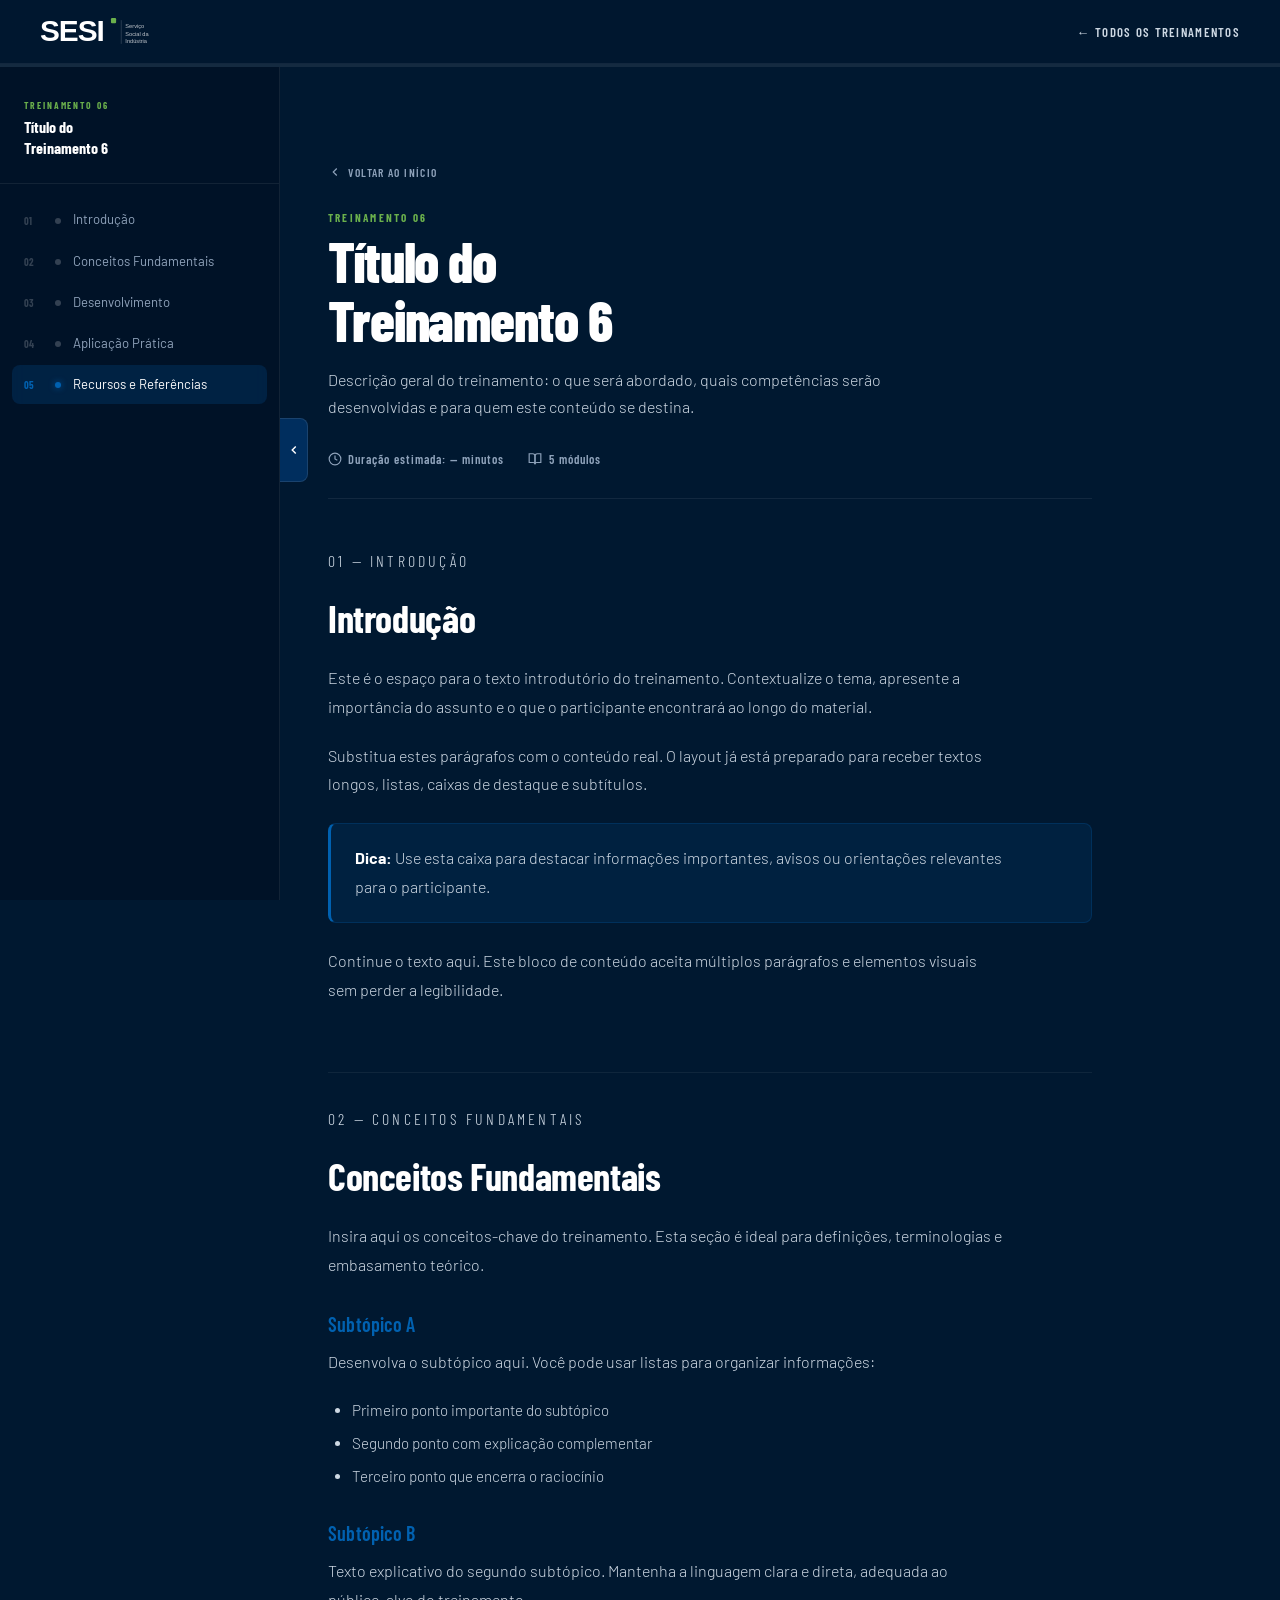
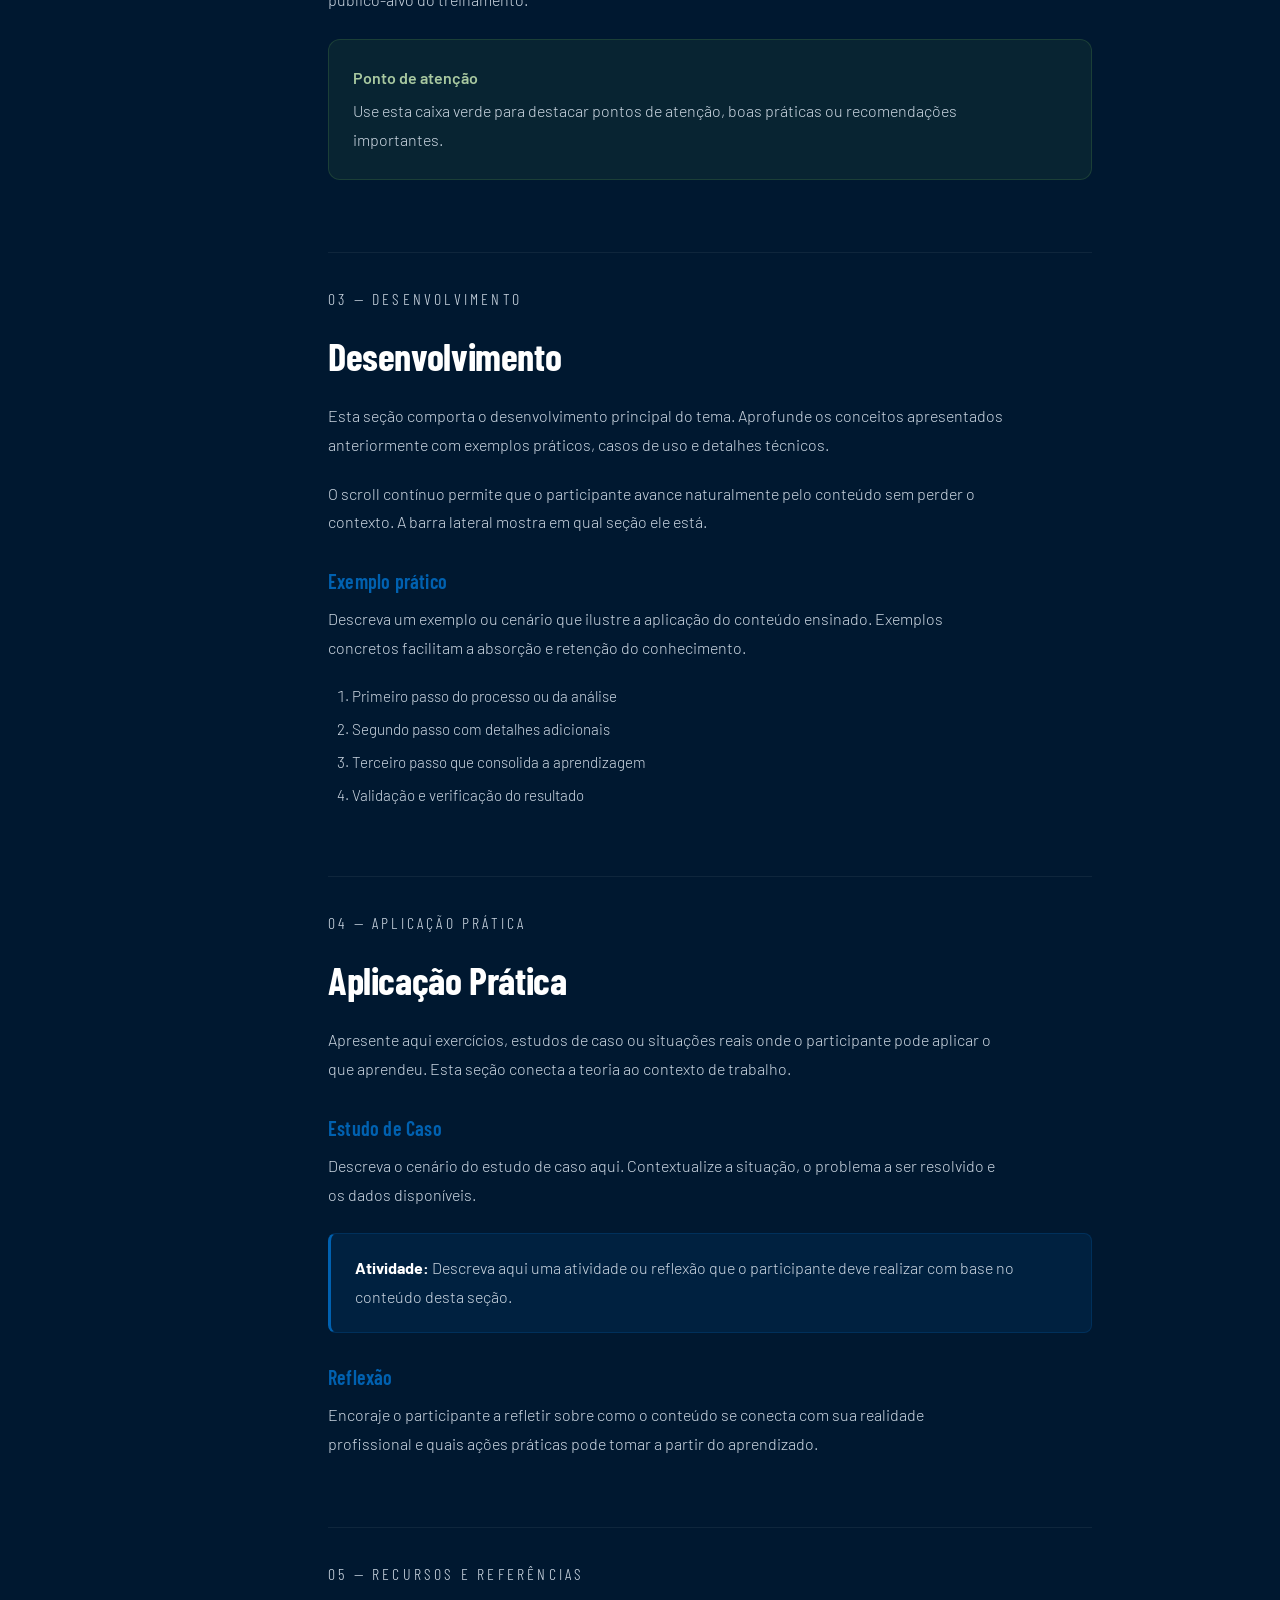
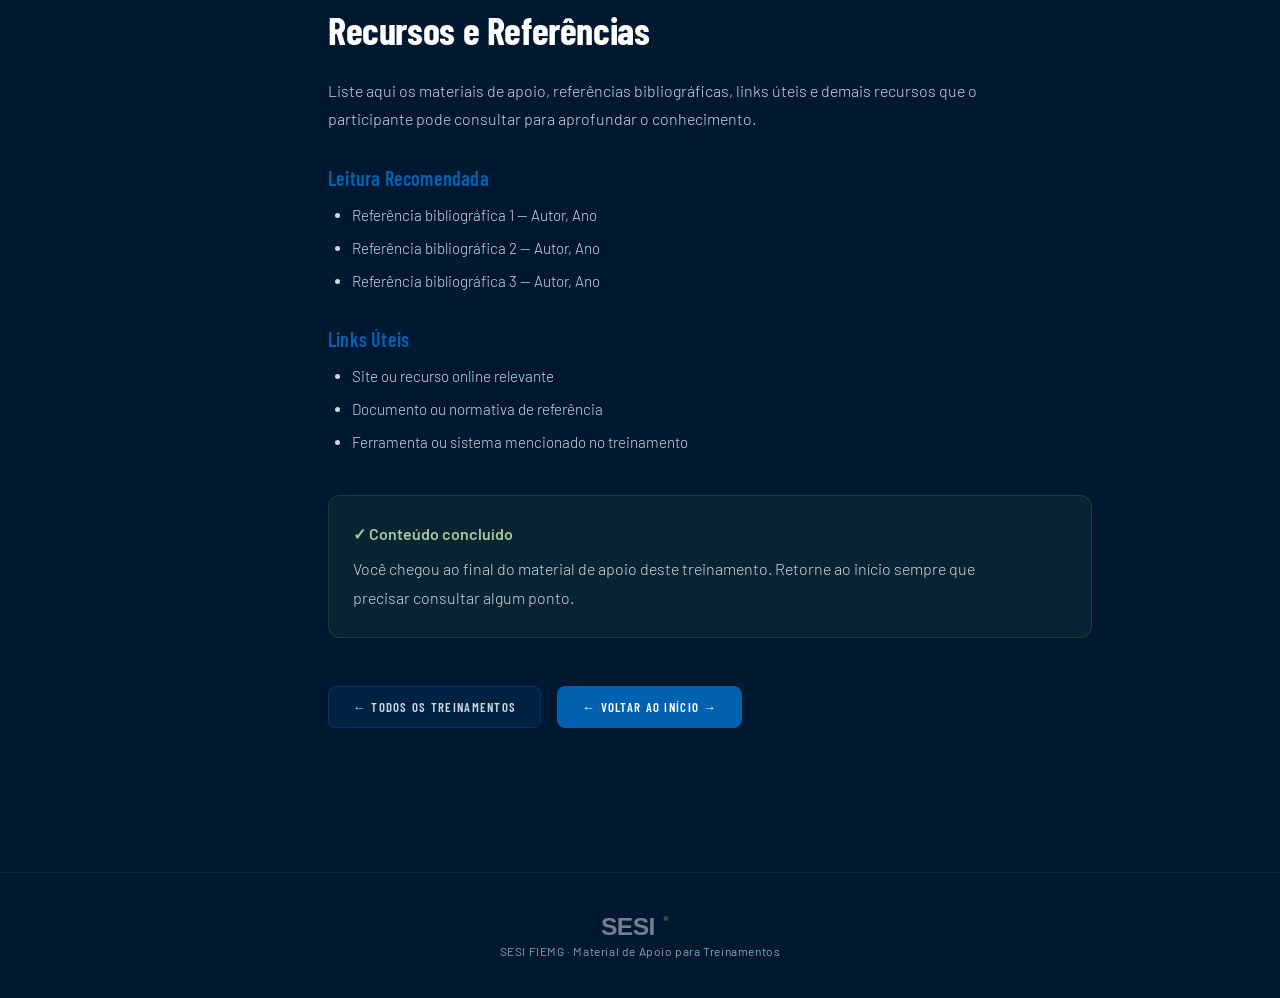
<file: treinamento-6.html>
<!DOCTYPE html>
<html lang="pt-BR">
<head>
  <meta charset="UTF-8" />
  <meta name="viewport" content="width=device-width, initial-scale=1.0" />
  <title>Treinamento 6 — SESI FIEMG</title>
  <link rel="stylesheet" href="style.css" />
</head>
<body>

<!-- HEADER -->
<header class="site-header">
  <a href="index.html" class="header-logo">
    <svg xmlns="http://www.w3.org/2000/svg" height="36" viewBox="0 0 220 70" fill="none" aria-label="SESI FIEMG">
      <text x="0" y="52" font-family="Arial Black, sans-serif" font-size="58" font-weight="900" fill="white" letter-spacing="-2">SESI</text>
      <rect x="138" y="8" width="10" height="10" rx="2" fill="#6ab04c"/>
      <line x1="158" y1="12" x2="158" y2="58" stroke="rgba(255,255,255,0.3)" stroke-width="1"/>
      <text x="166" y="28" font-family="Arial, sans-serif" font-size="11" fill="rgba(255,255,255,0.75)">Serviço</text>
      <text x="166" y="42" font-family="Arial, sans-serif" font-size="11" fill="rgba(255,255,255,0.75)">Social da</text>
      <text x="166" y="56" font-family="Arial, sans-serif" font-size="11" fill="rgba(255,255,255,0.75)">Indústria</text>
    </svg>
  </a>
  <nav class="header-nav">
    <a href="index.html">← Todos os Treinamentos</a>
  </nav>
</header>

<!-- PROGRESS BAR (aparece no hover ou scroll) -->
<div class="progress-bar-wrap" role="progressbar" aria-label="Progresso de leitura">
  <div class="progress-bar-track">
    <div class="progress-bar-fill"></div>
  </div>
</div>

<!-- SIDEBAR TOGGLE -->
<button class="sidebar-toggle" aria-label="Abrir/fechar índice" aria-expanded="false">
  <svg width="14" height="14" viewBox="0 0 24 24" fill="none" stroke="white" stroke-width="2.5">
    <polyline points="9 18 15 12 9 6"/>
  </svg>
</button>

<!-- SIDEBAR -->
<nav class="sidebar" aria-label="Índice do treinamento">
  <div class="sidebar-header">
    <p class="sidebar-eyebrow">Treinamento 06</p>
    <p class="sidebar-title">Título do<br>Treinamento 6</p>
  </div>
  <div class="sidebar-nav">
    <a class="sidebar-nav-item active" data-target="introducao">
      <span class="nav-number">01</span>
      <span class="nav-dot"></span>
      Introdução
    </a>
    <a class="sidebar-nav-item" data-target="conceitos">
      <span class="nav-number">02</span>
      <span class="nav-dot"></span>
      Conceitos Fundamentais
    </a>
    <a class="sidebar-nav-item" data-target="desenvolvimento">
      <span class="nav-number">03</span>
      <span class="nav-dot"></span>
      Desenvolvimento
    </a>
    <a class="sidebar-nav-item" data-target="pratica">
      <span class="nav-number">04</span>
      <span class="nav-dot"></span>
      Aplicação Prática
    </a>
    <a class="sidebar-nav-item" data-target="recursos">
      <span class="nav-number">05</span>
      <span class="nav-dot"></span>
      Recursos e Referências
    </a>
  </div>
</nav>

<!-- LAYOUT PRINCIPAL -->
<div class="training-layout">
  <div class="training-main">

    <!-- HERO DO TREINAMENTO -->
    <div class="training-hero" style="padding-left:0; padding-right:0;">
      <a href="index.html" class="training-hero-back">
        <svg width="14" height="14" viewBox="0 0 24 24" fill="none" stroke="currentColor" stroke-width="2">
          <polyline points="15 18 9 12 15 6"/>
        </svg>
        Voltar ao início
      </a>
      <p class="training-hero-number">Treinamento 06</p>
      <h1 class="training-hero-title">Título do<br>Treinamento 6</h1>
      <p class="training-hero-desc">
        Descrição geral do treinamento: o que será abordado, quais competências serão desenvolvidas e para quem este conteúdo se destina.
      </p>
      <div class="training-hero-meta">
        <span>
          <svg width="14" height="14" viewBox="0 0 24 24" fill="none" stroke="currentColor" stroke-width="2"><circle cx="12" cy="12" r="10"/><polyline points="12 6 12 12 16 14"/></svg>
          Duração estimada: — minutos
        </span>
        <span>
          <svg width="14" height="14" viewBox="0 0 24 24" fill="none" stroke="currentColor" stroke-width="2"><path d="M2 3h6a4 4 0 0 1 4 4v14a3 3 0 0 0-3-3H2z"/><path d="M22 3h-6a4 4 0 0 0-4 4v14a3 3 0 0 1 3-3h7z"/></svg>
          5 módulos
        </span>
      </div>
    </div>

    <hr style="border:none; border-top: 1px solid rgba(255,255,255,0.07); margin: 0 0 1rem;">

    <!-- SEÇÃO 1 -->
    <section class="content-section" data-id="introducao">
      <p class="section-number">01 — Introdução</p>
      <h2>Introdução</h2>
      <p>
        Este é o espaço para o texto introdutório do treinamento. Contextualize o tema, apresente a importância do assunto e o que o participante encontrará ao longo do material.
      </p>
      <p>
        Substitua estes parágrafos com o conteúdo real. O layout já está preparado para receber textos longos, listas, caixas de destaque e subtítulos.
      </p>

      <div class="callout">
        <p><strong>Dica:</strong> Use esta caixa para destacar informações importantes, avisos ou orientações relevantes para o participante.</p>
      </div>

      <p>
        Continue o texto aqui. Este bloco de conteúdo aceita múltiplos parágrafos e elementos visuais sem perder a legibilidade.
      </p>
    </section>

    <!-- SEÇÃO 2 -->
    <section class="content-section" data-id="conceitos">
      <p class="section-number">02 — Conceitos Fundamentais</p>
      <h2>Conceitos Fundamentais</h2>
      <p>
        Insira aqui os conceitos-chave do treinamento. Esta seção é ideal para definições, terminologias e embasamento teórico.
      </p>

      <h3>Subtópico A</h3>
      <p>
        Desenvolva o subtópico aqui. Você pode usar listas para organizar informações:
      </p>
      <ul>
        <li>Primeiro ponto importante do subtópico</li>
        <li>Segundo ponto com explicação complementar</li>
        <li>Terceiro ponto que encerra o raciocínio</li>
      </ul>

      <h3>Subtópico B</h3>
      <p>
        Texto explicativo do segundo subtópico. Mantenha a linguagem clara e direta, adequada ao público-alvo do treinamento.
      </p>

      <div class="highlight-box">
        <p style="color: #a8c8a0; font-weight: 600; margin-bottom: 0.3rem;">Ponto de atenção</p>
        <p style="color: var(--cinza-texto);">Use esta caixa verde para destacar pontos de atenção, boas práticas ou recomendações importantes.</p>
      </div>
    </section>

    <!-- SEÇÃO 3 -->
    <section class="content-section" data-id="desenvolvimento">
      <p class="section-number">03 — Desenvolvimento</p>
      <h2>Desenvolvimento</h2>
      <p>
        Esta seção comporta o desenvolvimento principal do tema. Aprofunde os conceitos apresentados anteriormente com exemplos práticos, casos de uso e detalhes técnicos.
      </p>
      <p>
        O scroll contínuo permite que o participante avance naturalmente pelo conteúdo sem perder o contexto. A barra lateral mostra em qual seção ele está.
      </p>

      <h3>Exemplo prático</h3>
      <p>
        Descreva um exemplo ou cenário que ilustre a aplicação do conteúdo ensinado. Exemplos concretos facilitam a absorção e retenção do conhecimento.
      </p>

      <ol>
        <li>Primeiro passo do processo ou da análise</li>
        <li>Segundo passo com detalhes adicionais</li>
        <li>Terceiro passo que consolida a aprendizagem</li>
        <li>Validação e verificação do resultado</li>
      </ol>
    </section>

    <!-- SEÇÃO 4 -->
    <section class="content-section" data-id="pratica">
      <p class="section-number">04 — Aplicação Prática</p>
      <h2>Aplicação Prática</h2>
      <p>
        Apresente aqui exercícios, estudos de caso ou situações reais onde o participante pode aplicar o que aprendeu. Esta seção conecta a teoria ao contexto de trabalho.
      </p>

      <h3>Estudo de Caso</h3>
      <p>
        Descreva o cenário do estudo de caso aqui. Contextualize a situação, o problema a ser resolvido e os dados disponíveis.
      </p>

      <div class="callout">
        <p><strong>Atividade:</strong> Descreva aqui uma atividade ou reflexão que o participante deve realizar com base no conteúdo desta seção.</p>
      </div>

      <h3>Reflexão</h3>
      <p>
        Encoraje o participante a refletir sobre como o conteúdo se conecta com sua realidade profissional e quais ações práticas pode tomar a partir do aprendizado.
      </p>
    </section>

    <!-- SEÇÃO 5 -->
    <section class="content-section" data-id="recursos">
      <p class="section-number">05 — Recursos e Referências</p>
      <h2>Recursos e Referências</h2>
      <p>
        Liste aqui os materiais de apoio, referências bibliográficas, links úteis e demais recursos que o participante pode consultar para aprofundar o conhecimento.
      </p>

      <h3>Leitura Recomendada</h3>
      <ul>
        <li>Referência bibliográfica 1 — Autor, Ano</li>
        <li>Referência bibliográfica 2 — Autor, Ano</li>
        <li>Referência bibliográfica 3 — Autor, Ano</li>
      </ul>

      <h3>Links Úteis</h3>
      <ul>
        <li>Site ou recurso online relevante</li>
        <li>Documento ou normativa de referência</li>
        <li>Ferramenta ou sistema mencionado no treinamento</li>
      </ul>

      <div class="highlight-box" style="margin-top: 2.5rem;">
        <p style="color: #a8c8a0; font-weight: 600; margin-bottom: 0.4rem;">✓ Conteúdo concluído</p>
        <p style="color: var(--cinza-texto);">Você chegou ao final do material de apoio deste treinamento. Retorne ao início sempre que precisar consultar algum ponto.</p>
      </div>

      <!-- Navegação entre treinamentos -->
      <div style="display:flex; gap: 1rem; margin-top: 3rem; flex-wrap: wrap;">
        <a href="index.html" style="
          display: inline-flex; align-items: center; gap: 0.5rem;
          padding: 0.75rem 1.5rem;
          background: rgba(0,97,176,0.15);
          border: 1px solid rgba(0,97,176,0.3);
          border-radius: 8px;
          color: var(--cinza-texto);
          font-family: 'Barlow Condensed', sans-serif;
          font-size: 0.8rem;
          font-weight: 600;
          letter-spacing: 0.1em;
          text-transform: uppercase;
          text-decoration: none;
          transition: background 0.2s, color 0.2s;
        " onmouseover="this.style.background='rgba(0,97,176,0.3)';this.style.color='#fff'"
           onmouseout="this.style.background='rgba(0,97,176,0.15)';this.style.color='var(--cinza-texto)'">
          ← Todos os Treinamentos
        </a>
        <a href="treinamento-7.html" style="
          display: inline-flex; align-items: center; gap: 0.5rem;
          padding: 0.75rem 1.5rem;
          background: var(--azul-claro);
          border: 1px solid var(--azul-claro);
          border-radius: 8px;
          color: white;
          font-family: 'Barlow Condensed', sans-serif;
          font-size: 0.8rem;
          font-weight: 600;
          letter-spacing: 0.1em;
          text-transform: uppercase;
          text-decoration: none;
          transition: background 0.2s;
        " onmouseover="this.style.background='var(--azul-medio)'"
           onmouseout="this.style.background='var(--azul-claro)'">
          ← Voltar ao Início →
        </a>
      </div>
    </section>

  </div><!-- /training-main -->
</div><!-- /training-layout -->

<!-- FOOTER -->
<footer class="site-footer">
  <div class="footer-logo">
    <svg xmlns="http://www.w3.org/2000/svg" height="28" viewBox="0 0 140 50" fill="none">
      <text x="0" y="40" font-family="Arial Black, sans-serif" font-size="44" font-weight="900" fill="rgba(255,255,255,0.45)" letter-spacing="-1">SESI</text>
      <rect x="112" y="6" width="8" height="8" rx="2" fill="rgba(106,176,76,0.4)"/>
    </svg>
  </div>
  <p class="footer-text">SESI FIEMG · Material de Apoio para Treinamentos</p>
</footer>

<script src="script.js"></script>
</body>
</html>
</file>
<file: style.css>
@import url('https://fonts.googleapis.com/css2?family=Barlow:ital,wght@0,300;0,400;0,500;0,600;0,700;0,800;1,300&family=Barlow+Condensed:wght@400;600;700;800&display=swap');

:root {
  --azul: #003f7f;
  --azul-claro: #0061b0;
  --azul-medio: #004e96;
  --azul-escuro: #002a55;
  --azul-profundo: #001830;
  --verde: #5cb85c;
  --verde-sesi: #6ab04c;
  --branco: #ffffff;
  --cinza-claro: #f0f4f8;
  --cinza: #8fa3bb;
  --cinza-texto: #cdd8e3;
  --sombra: rgba(0,31,70,0.18);
}

*, *::before, *::after { box-sizing: border-box; margin: 0; padding: 0; }

html { scroll-behavior: smooth; }

body {
  font-family: 'Barlow', sans-serif;
  background: var(--azul-profundo);
  color: var(--branco);
  min-height: 100vh;
  overflow-x: hidden;
}

/* ── HEADER ── */
.site-header {
  position: fixed;
  top: 0; left: 0; right: 0;
  z-index: 100;
  display: flex;
  align-items: center;
  justify-content: space-between;
  padding: 0 2.5rem;
  height: 64px;
  background: rgba(0, 24, 48, 0.92);
  backdrop-filter: blur(12px);
  border-bottom: 1px solid rgba(255,255,255,0.07);
}

.header-logo {
  display: flex;
  align-items: center;
  gap: 1rem;
  text-decoration: none;
}

.header-logo img {
  height: 36px;
  filter: brightness(0) invert(1);
}

.header-logo-divider {
  width: 1px;
  height: 28px;
  background: rgba(255,255,255,0.2);
}

.header-logo-text {
  font-family: 'Barlow Condensed', sans-serif;
  font-size: 0.75rem;
  font-weight: 600;
  letter-spacing: 0.12em;
  text-transform: uppercase;
  color: var(--cinza-texto);
  line-height: 1.3;
}

.header-nav {
  display: flex;
  align-items: center;
  gap: 2rem;
}

.header-nav a {
  font-family: 'Barlow Condensed', sans-serif;
  font-size: 0.8rem;
  font-weight: 600;
  letter-spacing: 0.1em;
  text-transform: uppercase;
  color: var(--cinza-texto);
  text-decoration: none;
  transition: color 0.2s;
}

.header-nav a:hover { color: #fff; }

/* ── HOME HERO ── */
.home-hero {
  position: relative;
  min-height: 100vh;
  display: flex;
  flex-direction: column;
  align-items: center;
  justify-content: center;
  padding: 7rem 2rem 4rem;
  overflow: hidden;
}

.hero-bg {
  position: absolute;
  inset: 0;
  background:
    radial-gradient(ellipse 80% 60% at 50% 0%, rgba(0,97,176,0.35) 0%, transparent 70%),
    radial-gradient(ellipse 50% 40% at 10% 80%, rgba(0,63,127,0.25) 0%, transparent 60%),
    linear-gradient(180deg, var(--azul-profundo) 0%, #001428 100%);
}

.hero-grid-bg {
  position: absolute;
  inset: 0;
  background-image:
    linear-gradient(rgba(0,97,176,0.06) 1px, transparent 1px),
    linear-gradient(90deg, rgba(0,97,176,0.06) 1px, transparent 1px);
  background-size: 48px 48px;
  mask-image: radial-gradient(ellipse 80% 60% at 50% 30%, black 0%, transparent 80%);
}

.hero-content {
  position: relative;
  text-align: center;
  max-width: 860px;
}

.hero-eyebrow {
  font-family: 'Barlow Condensed', sans-serif;
  font-size: 0.75rem;
  font-weight: 700;
  letter-spacing: 0.25em;
  text-transform: uppercase;
  color: var(--verde-sesi);
  margin-bottom: 1rem;
}

.hero-title {
  font-family: 'Barlow Condensed', sans-serif;
  font-size: clamp(2.8rem, 6vw, 5rem);
  font-weight: 800;
  line-height: 1;
  letter-spacing: -0.01em;
  color: var(--branco);
  margin-bottom: 1.25rem;
}

.hero-title span {
  color: var(--azul-claro);
  display: block;
}

.hero-desc {
  font-size: 1.05rem;
  font-weight: 300;
  color: var(--cinza-texto);
  max-width: 560px;
  margin: 0 auto 2.5rem;
  line-height: 1.7;
}

.hero-scroll {
  display: inline-flex;
  flex-direction: column;
  align-items: center;
  gap: 0.4rem;
  font-family: 'Barlow Condensed', sans-serif;
  font-size: 0.7rem;
  letter-spacing: 0.15em;
  text-transform: uppercase;
  color: var(--cinza);
  animation: bounce 2s infinite;
}

.hero-scroll svg { opacity: 0.5; }

@keyframes bounce {
  0%,100% { transform: translateY(0); }
  50% { transform: translateY(6px); }
}

/* ── SECTION TITLE ── */
.section-header {
  text-align: center;
  padding: 5rem 2rem 3rem;
}

.section-eyebrow {
  font-family: 'Barlow Condensed', sans-serif;
  font-size: 0.7rem;
  font-weight: 700;
  letter-spacing: 0.25em;
  text-transform: uppercase;
  color: var(--verde-sesi);
  margin-bottom: 0.75rem;
}

.section-title {
  font-family: 'Barlow Condensed', sans-serif;
  font-size: clamp(2rem, 4vw, 3rem);
  font-weight: 700;
  color: var(--branco);
  letter-spacing: -0.01em;
}

/* ── GRID DE TREINAMENTOS ── */
.training-grid {
  display: grid;
  grid-template-columns: repeat(auto-fill, minmax(340px, 1fr));
  gap: 1.5rem;
  max-width: 1200px;
  margin: 0 auto;
  padding: 0 2rem 6rem;
}

.training-card {
  position: relative;
  background: rgba(0, 49, 100, 0.4);
  border: 1px solid rgba(255,255,255,0.08);
  border-radius: 16px;
  padding: 2rem;
  cursor: pointer;
  text-decoration: none;
  display: block;
  overflow: hidden;
  transition: transform 0.3s ease, border-color 0.3s ease, box-shadow 0.3s ease;
  backdrop-filter: blur(8px);
}

.training-card::before {
  content: '';
  position: absolute;
  top: 0; left: 0; right: 0;
  height: 3px;
  background: linear-gradient(90deg, var(--azul-claro), var(--verde-sesi));
  transform: scaleX(0);
  transform-origin: left;
  transition: transform 0.4s ease;
  border-radius: 16px 16px 0 0;
}

.training-card:hover {
  transform: translateY(-6px);
  border-color: rgba(0,97,176,0.5);
  box-shadow: 0 20px 60px rgba(0,0,0,0.4), 0 0 0 1px rgba(0,97,176,0.2);
}

.training-card:hover::before {
  transform: scaleX(1);
}

.card-number {
  font-family: 'Barlow Condensed', sans-serif;
  font-size: 3.5rem;
  font-weight: 800;
  color: rgba(0,97,176,0.25);
  line-height: 1;
  margin-bottom: 1rem;
  transition: color 0.3s;
}

.training-card:hover .card-number {
  color: rgba(0,97,176,0.5);
}

.card-tag {
  display: inline-block;
  font-family: 'Barlow Condensed', sans-serif;
  font-size: 0.65rem;
  font-weight: 700;
  letter-spacing: 0.15em;
  text-transform: uppercase;
  color: var(--verde-sesi);
  background: rgba(106,176,76,0.12);
  border: 1px solid rgba(106,176,76,0.25);
  border-radius: 4px;
  padding: 0.2rem 0.6rem;
  margin-bottom: 0.75rem;
}

.card-title {
  font-family: 'Barlow Condensed', sans-serif;
  font-size: 1.5rem;
  font-weight: 700;
  color: var(--branco);
  line-height: 1.2;
  margin-bottom: 0.75rem;
}

.card-desc {
  font-size: 0.875rem;
  font-weight: 300;
  color: var(--cinza-texto);
  line-height: 1.65;
  margin-bottom: 1.5rem;
}

.card-meta {
  display: flex;
  align-items: center;
  gap: 1.25rem;
  font-family: 'Barlow Condensed', sans-serif;
  font-size: 0.75rem;
  font-weight: 600;
  letter-spacing: 0.08em;
  color: var(--cinza);
}

.card-meta-item {
  display: flex;
  align-items: center;
  gap: 0.35rem;
}

.card-arrow {
  position: absolute;
  bottom: 2rem;
  right: 2rem;
  width: 36px;
  height: 36px;
  border-radius: 50%;
  background: rgba(0,97,176,0.15);
  border: 1px solid rgba(0,97,176,0.3);
  display: flex;
  align-items: center;
  justify-content: center;
  transition: background 0.3s, transform 0.3s;
}

.training-card:hover .card-arrow {
  background: var(--azul-claro);
  transform: translate(3px, -3px);
}

/* ── FOOTER ── */
.site-footer {
  background: var(--azul-profundo);
  border-top: 1px solid rgba(255,255,255,0.06);
  padding: 2.5rem;
  text-align: center;
}

.footer-logo img {
  height: 30px;
  filter: brightness(0) invert(1);
  opacity: 0.5;
  margin-bottom: 0.75rem;
}

.footer-text {
  font-size: 0.75rem;
  color: var(--cinza);
  letter-spacing: 0.05em;
}

/* ──────────────────────────────────────
   PÁGINA DE TREINAMENTO
────────────────────────────────────── */

/* Progress bar */
.progress-bar-wrap {
  position: fixed;
  top: 64px; left: 0; right: 0;
  height: 3px;
  z-index: 200;
  opacity: 0;
  transition: opacity 0.4s ease;
}

.progress-bar-wrap.visible { opacity: 1; }

.progress-bar-track {
  width: 100%;
  height: 100%;
  background: rgba(255,255,255,0.08);
}

.progress-bar-fill {
  height: 100%;
  background: linear-gradient(90deg, var(--azul-claro), var(--verde-sesi));
  width: 0%;
  transition: width 0.1s linear;
  box-shadow: 0 0 8px rgba(0,97,176,0.6);
}

/* Layout treinamento */
.training-layout {
  display: flex;
  min-height: 100vh;
  padding-top: 67px;
}

/* Sidebar */
.sidebar {
  position: fixed;
  top: 67px;
  left: 0;
  bottom: 0;
  width: 280px;
  background: rgba(0,18,40,0.95);
  backdrop-filter: blur(12px);
  border-right: 1px solid rgba(255,255,255,0.07);
  overflow-y: auto;
  padding: 2rem 0;
  z-index: 90;
  transform: translateX(-100%);
  transition: transform 0.35s cubic-bezier(0.4,0,0.2,1);
}

.sidebar.open { transform: translateX(0); }

.sidebar::-webkit-scrollbar { width: 4px; }
.sidebar::-webkit-scrollbar-track { background: transparent; }
.sidebar::-webkit-scrollbar-thumb { background: rgba(255,255,255,0.1); border-radius: 2px; }

.sidebar-header {
  padding: 0 1.5rem 1.5rem;
  border-bottom: 1px solid rgba(255,255,255,0.07);
  margin-bottom: 1rem;
}

.sidebar-eyebrow {
  font-family: 'Barlow Condensed', sans-serif;
  font-size: 0.6rem;
  font-weight: 700;
  letter-spacing: 0.2em;
  text-transform: uppercase;
  color: var(--verde-sesi);
  margin-bottom: 0.4rem;
}

.sidebar-title {
  font-family: 'Barlow Condensed', sans-serif;
  font-size: 1rem;
  font-weight: 700;
  color: var(--branco);
  line-height: 1.3;
}

.sidebar-nav { padding: 0 0.75rem; }

.sidebar-nav-item {
  display: flex;
  align-items: flex-start;
  gap: 0.75rem;
  padding: 0.65rem 0.75rem;
  border-radius: 8px;
  text-decoration: none;
  color: var(--cinza);
  font-size: 0.82rem;
  font-weight: 400;
  line-height: 1.4;
  transition: background 0.2s, color 0.2s;
  cursor: pointer;
  margin-bottom: 2px;
}

.sidebar-nav-item:hover {
  background: rgba(0,97,176,0.15);
  color: var(--branco);
}

.sidebar-nav-item.active {
  background: rgba(0,97,176,0.2);
  color: var(--branco);
}

.sidebar-nav-item.active .nav-dot {
  background: var(--azul-claro);
  box-shadow: 0 0 6px rgba(0,97,176,0.8);
}

.nav-dot {
  width: 6px;
  height: 6px;
  border-radius: 50%;
  background: rgba(255,255,255,0.2);
  flex-shrink: 0;
  margin-top: 0.45rem;
  transition: background 0.2s, box-shadow 0.2s;
}

.nav-number {
  font-family: 'Barlow Condensed', sans-serif;
  font-size: 0.65rem;
  font-weight: 700;
  color: rgba(255,255,255,0.2);
  flex-shrink: 0;
  margin-top: 0.2rem;
  min-width: 1.2rem;
  transition: color 0.2s;
}

.sidebar-nav-item.active .nav-number { color: var(--azul-claro); }

/* Sidebar toggle */
.sidebar-toggle {
  position: fixed;
  top: 50%;
  left: 0;
  transform: translateY(-50%);
  z-index: 95;
  width: 28px;
  height: 64px;
  background: rgba(0,49,100,0.9);
  border: 1px solid rgba(255,255,255,0.1);
  border-left: none;
  border-radius: 0 8px 8px 0;
  display: flex;
  align-items: center;
  justify-content: center;
  cursor: pointer;
  transition: left 0.35s cubic-bezier(0.4,0,0.2,1), background 0.2s;
  backdrop-filter: blur(8px);
}

.sidebar-toggle.open { left: 280px; }
.sidebar-toggle:hover { background: rgba(0,97,176,0.7); }
.sidebar-toggle svg { transition: transform 0.35s; }
.sidebar-toggle.open svg { transform: rotate(180deg); }

/* Main content */
.training-main {
  flex: 1;
  margin-left: 0;
  transition: margin-left 0.35s cubic-bezier(0.4,0,0.2,1);
  max-width: 860px;
  margin: 0 auto;
  padding: 3rem 3rem 6rem;
}

.training-main.sidebar-open {
  margin-left: 280px;
}

/* Sections */
.content-section {
  padding: 2rem 0 3rem;
  border-bottom: 1px solid rgba(255,255,255,0.06);
}

.content-section:last-child { border-bottom: none; }

.section-number {
  font-family: 'Barlow Condensed', sans-serif;
  font-size: 0.65rem;
  font-weight: 700;
  letter-spacing: 0.2em;
  text-transform: uppercase;
  color: var(--verde-sesi);
  margin-bottom: 0.5rem;
}

.content-section h2 {
  font-family: 'Barlow Condensed', sans-serif;
  font-size: clamp(1.8rem, 3vw, 2.4rem);
  font-weight: 700;
  color: var(--branco);
  line-height: 1.15;
  margin-bottom: 1.5rem;
  letter-spacing: -0.01em;
}

.content-section h3 {
  font-family: 'Barlow Condensed', sans-serif;
  font-size: 1.25rem;
  font-weight: 600;
  color: var(--azul-claro);
  margin: 2rem 0 0.75rem;
  letter-spacing: 0.01em;
}

.content-section p {
  font-size: 1rem;
  font-weight: 300;
  color: var(--cinza-texto);
  line-height: 1.8;
  margin-bottom: 1.25rem;
  max-width: 680px;
}

.content-section ul, .content-section ol {
  padding-left: 1.5rem;
  margin-bottom: 1.25rem;
}

.content-section li {
  font-size: 0.95rem;
  font-weight: 300;
  color: var(--cinza-texto);
  line-height: 1.75;
  margin-bottom: 0.4rem;
}

/* Callout box */
.callout {
  background: rgba(0,97,176,0.12);
  border: 1px solid rgba(0,97,176,0.25);
  border-left: 3px solid var(--azul-claro);
  border-radius: 8px;
  padding: 1.25rem 1.5rem;
  margin: 1.5rem 0;
}

.callout p { margin: 0; color: var(--cinza-texto); }
.callout strong { color: var(--branco); }

/* Highlight box */
.highlight-box {
  background: rgba(106,176,76,0.08);
  border: 1px solid rgba(106,176,76,0.2);
  border-radius: 12px;
  padding: 1.5rem;
  margin: 1.5rem 0;
}

.highlight-box p { margin: 0; }

/* Training hero (top of each training page) */
.training-hero {
  padding: 3rem 3rem 2rem;
  max-width: 860px;
  margin: 0 auto;
}

.training-hero-back {
  display: inline-flex;
  align-items: center;
  gap: 0.4rem;
  font-family: 'Barlow Condensed', sans-serif;
  font-size: 0.72rem;
  font-weight: 600;
  letter-spacing: 0.12em;
  text-transform: uppercase;
  color: var(--cinza);
  text-decoration: none;
  margin-bottom: 2rem;
  transition: color 0.2s;
}

.training-hero-back:hover { color: var(--branco); }

.training-hero-number {
  font-family: 'Barlow Condensed', sans-serif;
  font-size: 0.7rem;
  font-weight: 700;
  letter-spacing: 0.2em;
  text-transform: uppercase;
  color: var(--verde-sesi);
  margin-bottom: 0.5rem;
}

.training-hero-title {
  font-family: 'Barlow Condensed', sans-serif;
  font-size: clamp(2.2rem, 5vw, 3.5rem);
  font-weight: 800;
  color: var(--branco);
  line-height: 1.05;
  letter-spacing: -0.02em;
  margin-bottom: 1rem;
}

.training-hero-desc {
  font-size: 1rem;
  font-weight: 300;
  color: var(--cinza-texto);
  max-width: 600px;
  line-height: 1.7;
  margin-bottom: 2rem;
}

.training-hero-meta {
  display: flex;
  flex-wrap: wrap;
  gap: 1.5rem;
  font-family: 'Barlow Condensed', sans-serif;
  font-size: 0.78rem;
  font-weight: 600;
  letter-spacing: 0.08em;
  color: var(--cinza);
}

.training-hero-meta span {
  display: flex;
  align-items: center;
  gap: 0.4rem;
}

.training-hero-divider {
  height: 1px;
  background: rgba(255,255,255,0.07);
  margin: 0 3rem 0;
  max-width: 860px;
}

/* Responsive */
@media (max-width: 768px) {
  .header-nav { display: none; }
  .training-grid { grid-template-columns: 1fr; padding: 0 1rem 4rem; }
  .training-main, .training-hero { padding: 2rem 1.25rem 4rem; }
  .training-hero-divider { margin: 0 1.25rem; }
}
</file>
